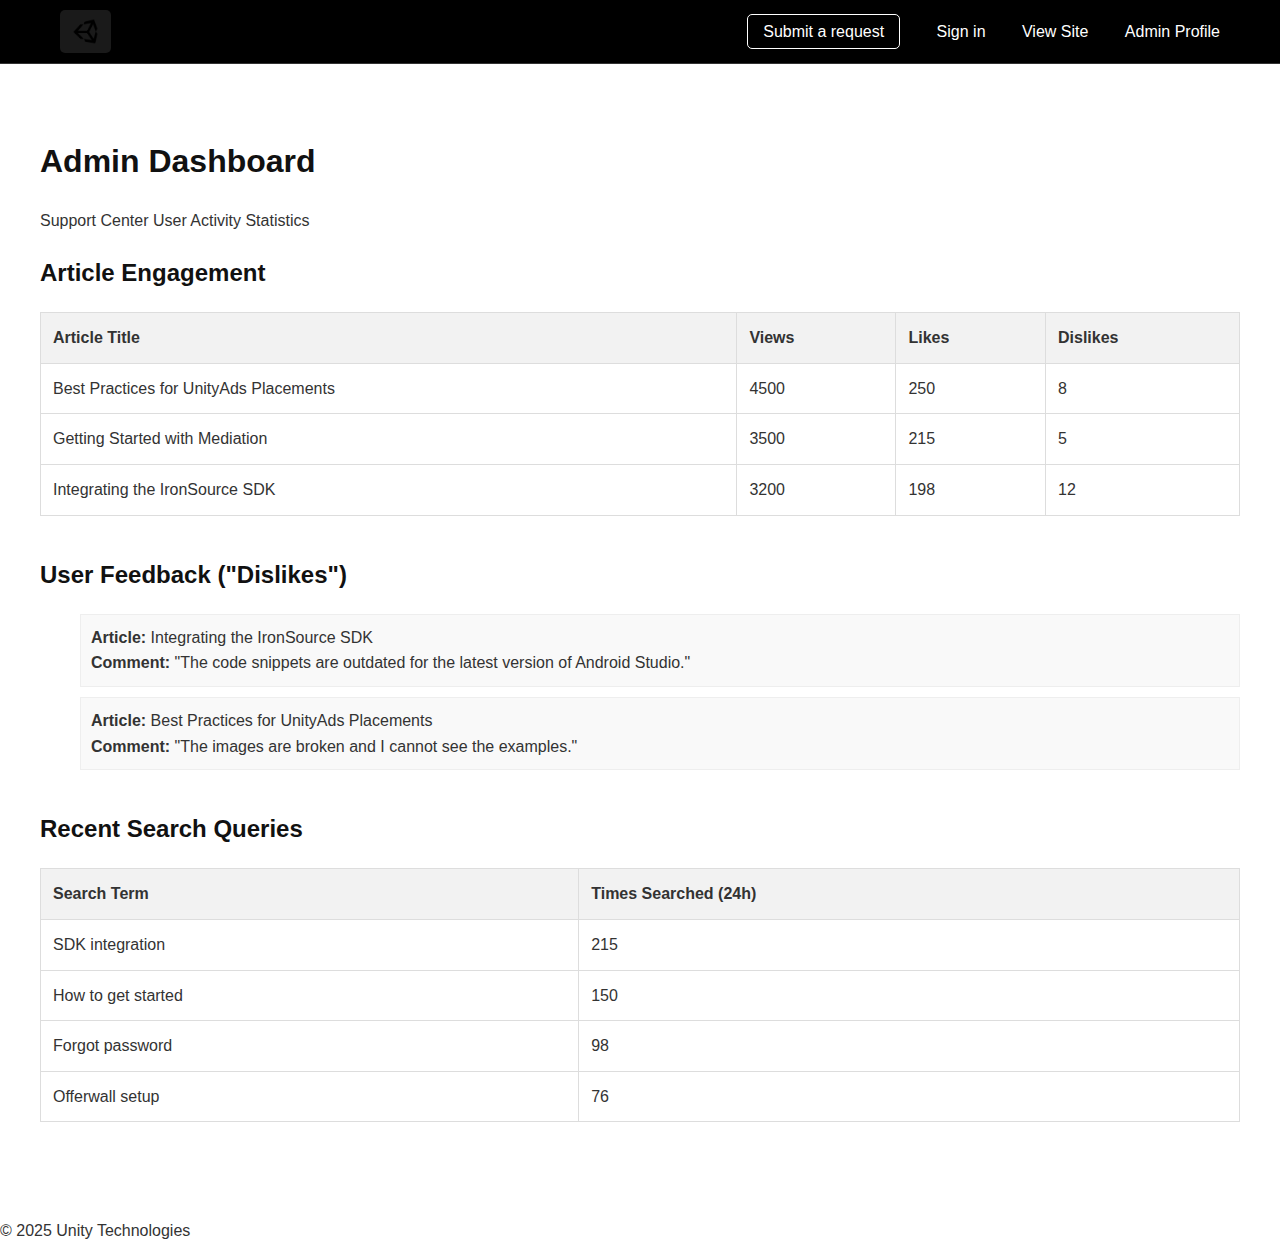
<file: pages/admin.html>
<!DOCTYPE html>
<html lang="en">
<head>
    <meta charset="UTF-8">
    <meta name="viewport" content="width=device-width, initial-scale=1.0">
    <title>Admin Dashboard - Unity Support</title>
    <link rel="stylesheet" href="../css/style.css">
</head>
<body>
    <header class="header">
        <div class="logo">
            <a href="../index.html"><img src="../images/u-logo.png" alt="Unity Logo"></a>
        </div>
        <nav class="header-nav">
            <a href="../index.html">View Site</a>
            <a href="#">Admin Profile</a>
        </nav>
    </header>

    <div class="main-container">
        <h1>Admin Dashboard</h1>
        <p>Support Center User Activity Statistics</p>

        <section class="admin-section">
            <h2>Article Engagement</h2>
            <table class="admin-table">
                <thead>
                    <tr>
                        <th>Article Title</th>
                        <th>Views</th>
                        <th>Likes</th>
                        <th>Dislikes</th>
                    </tr>
                </thead>
                <tbody>
                    <tr>
                        <td>Best Practices for UnityAds Placements</td>
                        <td>4500</td>
                        <td>250</td>
                        <td>8</td>
                    </tr>
                    <tr>
                        <td>Getting Started with Mediation</td>
                        <td>3500</td>
                        <td>215</td>
                        <td>5</td>
                    </tr>
                     <tr>
                        <td>Integrating the IronSource SDK</td>
                        <td>3200</td>
                        <td>198</td>
                        <td>12</td>
                    </tr>
                </tbody>
            </table>
        </section>

        <section class="admin-section">
            <h2>User Feedback ("Dislikes")</h2>
            <ul class="feedback-list">
                <li><strong>Article:</strong> Integrating the IronSource SDK<br><strong>Comment:</strong> "The code snippets are outdated for the latest version of Android Studio."</li>
                <li><strong>Article:</strong> Best Practices for UnityAds Placements<br><strong>Comment:</strong> "The images are broken and I cannot see the examples."</li>
            </ul>
        </section>

         <section class="admin-section">
            <h2>Recent Search Queries</h2>
             <table class="admin-table">
                <thead>
                    <tr>
                        <th>Search Term</th>
                        <th>Times Searched (24h)</th>
                    </tr>
                </thead>
                <tbody>
                    <tr>
                        <td>SDK integration</td>
                        <td>215</td>
                    </tr>
                    <tr>
                        <td>How to get started</td>
                        <td>150</td>
                    </tr>
                    <tr>
                        <td>Forgot password</td>
                        <td>98</td>
                    </tr>
                     <tr>
                        <td>Offerwall setup</td>
                        <td>76</td>
                    </tr>
                </tbody>
            </table>
        </section>
    </div>

    <footer>
        <p>&copy; 2025 Unity Technologies</p>
    </footer>

    <script src="../js/data.js"></script>
    <script src="../js/main.js"></script>
</body>
</html>
</file>
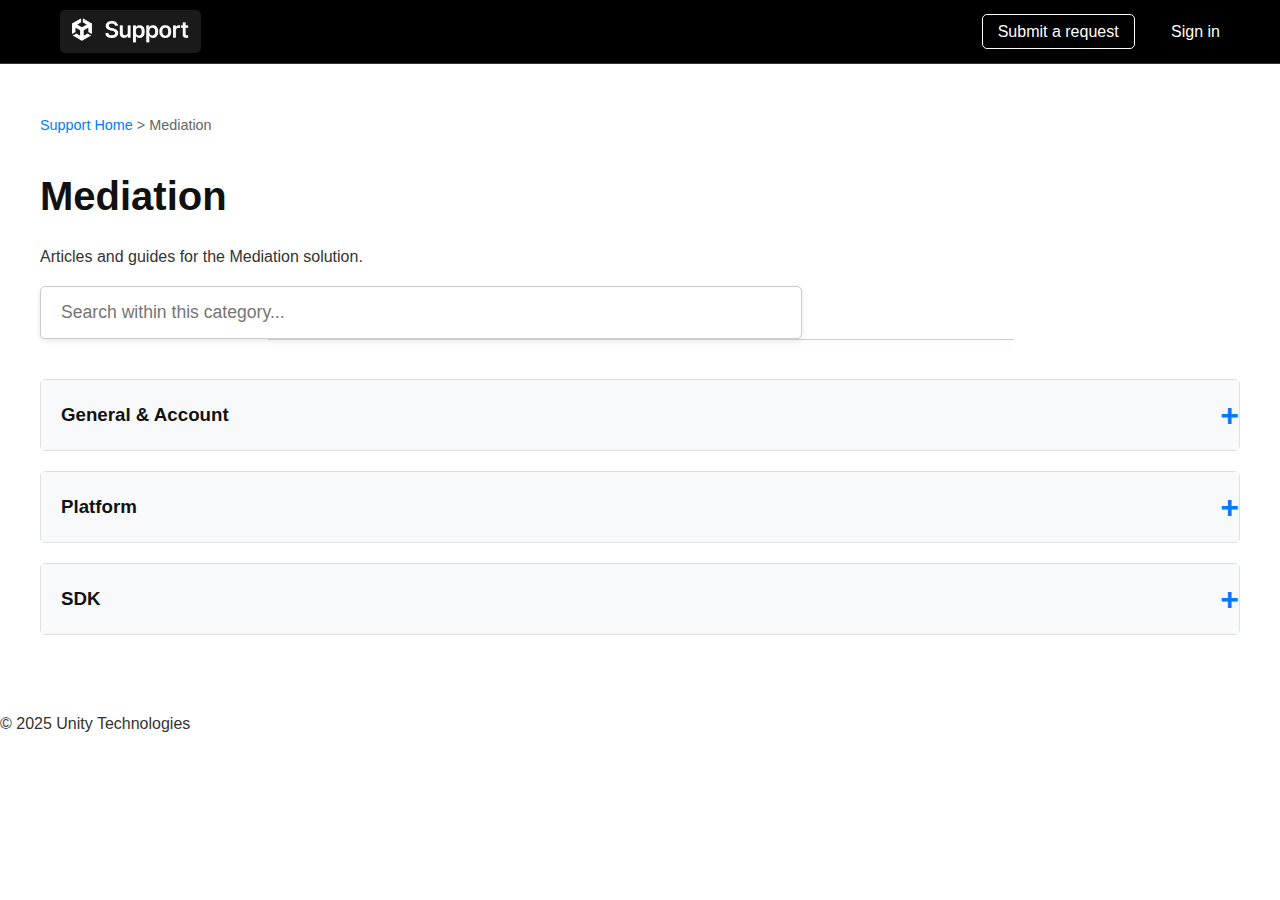
<file: pages/article-category.html>
<!DOCTYPE html>
<html lang="en">
<head>
    <meta charset="UTF-8">
    <meta name="viewport" content="width=device-width, initial-scale=1.0">
    <title>Mediation - Unity Support</title>
    <link rel="stylesheet" href="../css/style.css">
</head>

<!-- Intercom script for user support -->
<script>
  window.intercomSettings = {
    api_base: "https://api-iam.intercom.io",
    app_id: "s0c7oq3q",
  };
</script>


<script>
  // We pre-filled your app ID in the widget URL: 'https://widget.intercom.io/widget/s0c7oq3q'
  (function(){var w=window;var ic=w.Intercom;if(typeof ic==="function"){ic('reattach_activator');ic('update',w.intercomSettings);}else{var d=document;var i=function(){i.c(arguments);};i.q=[];i.c=function(args){i.q.push(args);};w.Intercom=i;var l=function(){var s=d.createElement('script');s.type='text/javascript';s.async=true;s.src='https://widget.intercom.io/widget/s0c7oq3q';var x=d.getElementsByTagName('script')[0];x.parentNode.insertBefore(s,x);};if(document.readyState==='complete'){l();}else if(w.attachEvent){w.attachEvent('onload',l);}else{w.addEventListener('load',l,false);}}})();
</script>

<body>
    <header class="header">
        <div class="logo">
            <a href="../index.html"><img src="../images/support-logo.png" alt="Support logo"></a>
        </div>
        <nav class="header-nav">
            <!-- User controls will be injected by JavaScript -->
        </nav>
    </header>

    <div class="main-container">
        <main class="main-content" style="width: 100%;">
            <div class="breadcrumbs">
                <a href="../index.html">Support Home</a> &gt; Mediation
            </div>
            
            <header class="article-header">
                <h1>Mediation</h1>
                <p>Articles and guides for the Mediation solution.</p>
            </header>

            <div class="search-bar" style="margin-bottom: 40px;">
                <input type="text" placeholder="Search within this category...">
            </div>

            <div class="collapsible-section">
                <div class="section-header">
                    <h3><a href="section-articles.html?category=Mediation&amp;section=General%20%26%20Account" class="section-link" style="color: inherit; text-decoration: none;">General & Account</a></h3>
                    <span class="toggle-btn">+</span>
                </div>
                <div class="section-content">
                    <ul>
                        <li><a href="article.html?id=4">Mediation Account Security</a></li>
                        <li><a href="#">Managing User Permissions</a></li>
                        <li><a href="#">Understanding Your Dashboard</a></li>
                        <li><a href="#">Setting Up Payment Information</a></li>
                        <li><a href="#">Contacting Support</a></li>
                    </ul>
                    <a href="articles-list.html" class="see-all-link">See all 10 articles</a>
                </div>
            </div>

            <div class="collapsible-section">
                <div class="section-header">
                    <h3><a href="section-articles.html?category=Mediation&section=Platform" class="section-link" style="color: inherit; text-decoration: none;">Platform</a></h3>
                    <span class="toggle-btn">+</span>
                </div>
                <div class="section-content">
                     <ul>
                        <li><a href="article.html?id=2">How to Add Ad Sources</a></li>
                        <li><a href="article.html?id=3">Understanding Mediation Groups</a></li>
                        <li><a href="article.html?id=17">A/B Testing Best Practices</a></li>
                        <li><a href="#">Using the Reporting Dashboard</a></li>
                        <li><a href="#">Setting Up Ad Units</a></li>
                    </ul>
                    <a href="articles-list.html" class="see-all-link">See all 15 articles</a>
                </div>
            </div>

            <div class="collapsible-section">
                <div class="section-header">
                    <h3><a href="section-articles.html?category=Mediation&section=SDK" class="section-link" style="color: inherit; text-decoration: none;">SDK</a></h3>
                    <span class="toggle-btn">+</span>
                </div>
                <div class="section-content">
                    <ul>
                        <li><a href="article.html?id=1">Getting Started with Mediation</a></li>
                        <li><a href="article.html?id=5">Advanced SDK Features</a></li>
                        <li><a href="article.html?id=15">Debugging Common SDK Issues</a></li>
                        <li><a href="#">iOS Integration Guide</a></li>
                        <li><a href="#">Android Integration Guide</a></li>
                    </ul>
                    <a href="articles-list.html" class="see-all-link">See all 12 articles</a>
                </div>
            </div>
        </main>
    </div>

    <footer>
        <p>&copy; 2025 Unity Technologies</p>
    </footer>
    
    <script src="../js/data.js"></script>
    <script src="../js/main.js"></script>
</body>
</html>
</file>
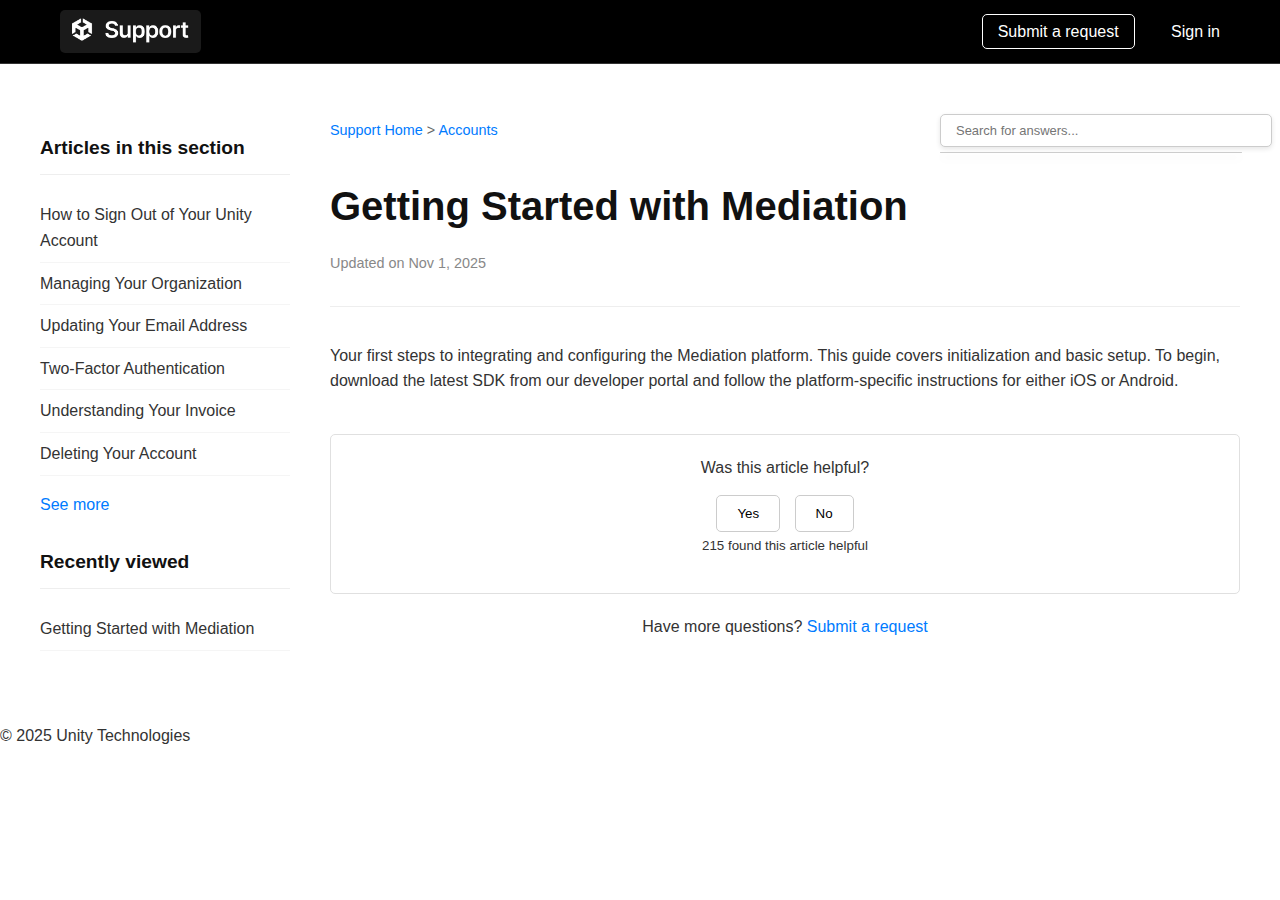
<file: pages/article.html>
<!DOCTYPE html>
<html lang="en">
<head>
    <meta charset="UTF-8">
    <meta name="viewport" content="width=device-width, initial-scale=1.0">
    <title>Article Page - Unity Support</title>
    <link rel="stylesheet" href="../css/style.css">
</head>

<!-- Intercom script for user support -->
<script>
  window.intercomSettings = {
    api_base: "https://api-iam.intercom.io",
    app_id: "s0c7oq3q",
  };
</script>


<script>
  // We pre-filled your app ID in the widget URL: 'https://widget.intercom.io/widget/s0c7oq3q'
  (function(){var w=window;var ic=w.Intercom;if(typeof ic==="function"){ic('reattach_activator');ic('update',w.intercomSettings);}else{var d=document;var i=function(){i.c(arguments);};i.q=[];i.c=function(args){i.q.push(args);};w.Intercom=i;var l=function(){var s=d.createElement('script');s.type='text/javascript';s.async=true;s.src='https://widget.intercom.io/widget/s0c7oq3q';var x=d.getElementsByTagName('script')[0];x.parentNode.insertBefore(s,x);};if(document.readyState==='complete'){l();}else if(w.attachEvent){w.attachEvent('onload',l);}else{w.addEventListener('load',l,false);}}})();
</script>

<body>
    <header class="header">
        <div class="logo">
            <a href="../index.html"><img src="../images/support-logo.png" alt="Support logo"></a>
        </div>
        <nav class="header-nav">
            <!-- User controls will be injected by JavaScript -->
        </nav>
    </header>

    <div class="main-container page-container">
        <aside class="sidebar">
            <h3>Articles in this section</h3>
            <ul>
                <li><a href="#">How to Sign Out of Your Unity Account</a></li>
                <li><a href="#">Managing Your Organization</a></li>
                <li><a href="#">Updating Your Email Address</a></li>
                <li><a href="#">Two-Factor Authentication</a></li>
                <li><a href="#">Understanding Your Invoice</a></li>
                <li><a href="#">Deleting Your Account</a></li>
            </ul>
            <a href="#" id="see-more-section-btn" class="see-more-btn">See more</a>

            <h3 style="margin-top: 30px;">Recently viewed</h3>
            <ul class="recently-viewed-list">
                <!-- Recently viewed articles injected by JS -->
            </ul>
        </aside>

        <main class="main-content">
            <div class="breadcrumbs" style="display: flex; justify-content: space-between; align-items: center; margin-bottom: 20px;">
                <div>
                    <a href="../index.html">Support Home</a> &gt; <a href="#">Accounts</a>
                </div>
                <div class="search-bar" style="width: 300px;">
                    <input type="text" placeholder="Search for answers..." style="width: 100%; padding: 8px 15px; border: 1px solid #ccc; border-radius: 5px; font-size: 0.9em;">
                </div>
            </div>
            
            <article>
                <header class="article-header">
                    <h1>Article Title Loading...</h1>
                    <p class="article-meta">Created / Updated on...</p>
                </header>

                <div class="article-content main-article-content">
                    <p>Loading article content...</p>
                </div>
            </article>

            <section class="helpful-section">
                <p>Was this article helpful?</p>
                <button id="yes-btn">Yes</button>
                <button id="no-btn">No</button>
                <p><small><span id="helpful-count">0</span> found this article helpful</small></p>
            </section>

            <div style="text-align: center; margin-top: 20px;">
                <p>Have more questions? <a href="https://support-ads.unity.com/s/ContactUs">Submit a request</a></p>
            </div>
        </main>
    </div>

    <footer>
        <p>&copy; 2025 Unity Technologies</p>
    </footer>
    
    <div id="feedback-modal" class="modal">
        <div class="modal-content">
            <span class="close-button">&times;</span>
            <h2>What was wrong with this article?</h2>
            <textarea placeholder="Your feedback helps us improve our support resources..."></textarea>
            <button>Submit Feedback</button>
        </div>
    </div>

    <script src="../js/data.js"></script>
    <script src="../js/main.js"></script>
</body>
</html>
</file>
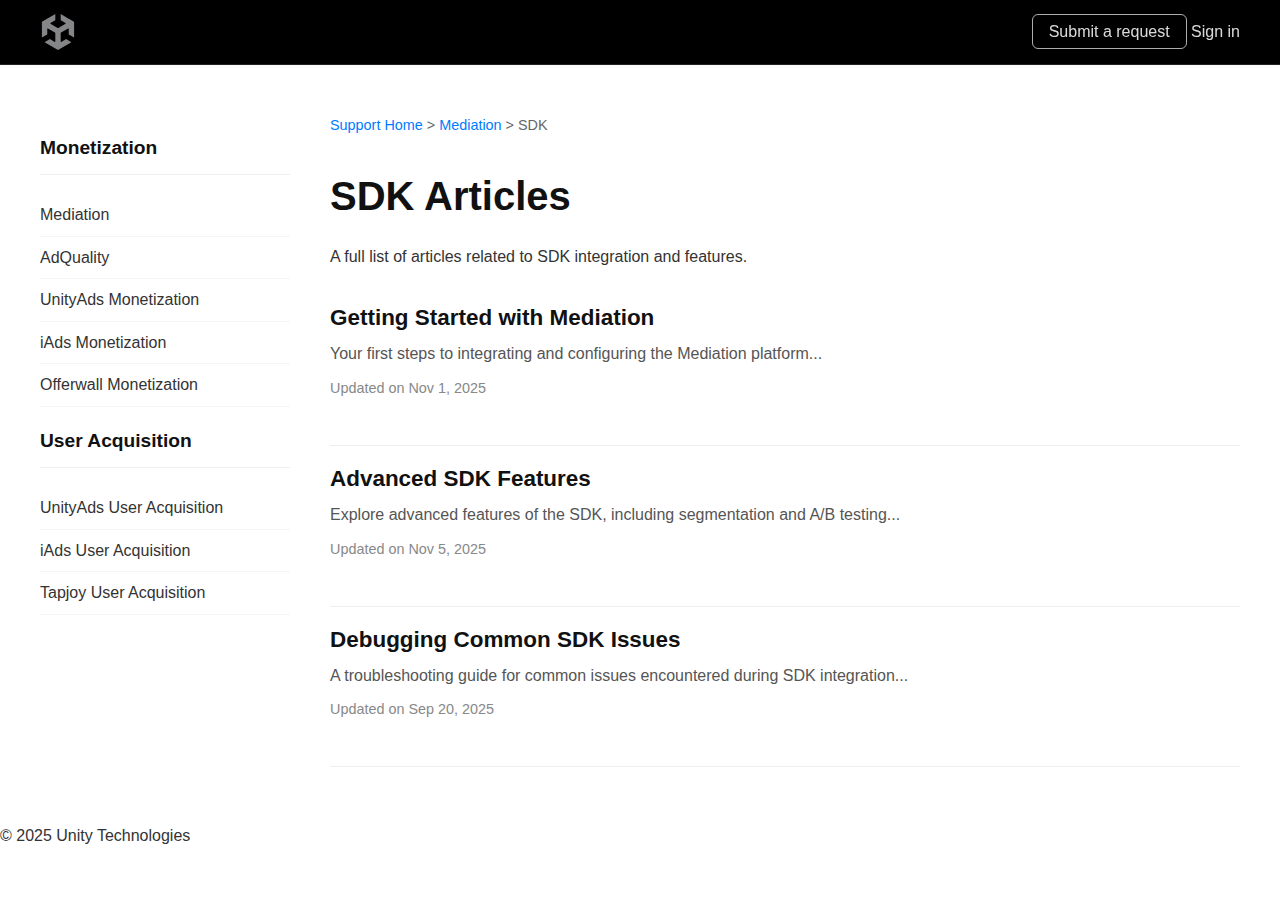
<file: pages/articles-list.html>
<!DOCTYPE html>
<html lang="en">
<head>
    <meta charset="UTF-8">
    <meta name="viewport" content="width=device-width, initial-scale=1.0">
    <title>Articles List - Unity Support</title>
    <link rel="stylesheet" href="../css/style.css">
</head>

<!-- Intercom script for user support -->
<script>
  window.intercomSettings = {
    api_base: "https://api-iam.intercom.io",
    app_id: "s0c7oq3q",
  };
</script>


<script>
  // We pre-filled your app ID in the widget URL: 'https://widget.intercom.io/widget/s0c7oq3q'
  (function(){var w=window;var ic=w.Intercom;if(typeof ic==="function"){ic('reattach_activator');ic('update',w.intercomSettings);}else{var d=document;var i=function(){i.c(arguments);};i.q=[];i.c=function(args){i.q.push(args);};w.Intercom=i;var l=function(){var s=d.createElement('script');s.type='text/javascript';s.async=true;s.src='https://widget.intercom.io/widget/s0c7oq3q';var x=d.getElementsByTagName('script')[0];x.parentNode.insertBefore(s,x);};if(document.readyState==='complete'){l();}else if(w.attachEvent){w.attachEvent('onload',l);}else{w.addEventListener('load',l,false);}}})();
</script>

<body>
    <header class="unity-header">
        <div class="unity-header-container">
            <a href="../index.html" class="unity-logo-link">
                <img src="../images/unity-logo.svg" alt="Support logo" class="unity-logo">
            </a>
            <nav class="unity-nav">
                <!-- User controls will be injected by JavaScript -->
            </nav>
        </div>
    </header>

    <div class="main-container page-container">
        <aside class="sidebar">
            <h3>Monetization</h3>
            <ul>
                <li><a href="#">Mediation</a></li>
                <li><a href="#">AdQuality</a></li>
                <li><a href="#">UnityAds Monetization</a></li>
                <li><a href="#">iAds Monetization</a></li>
                <li><a href="#">Offerwall Monetization</a></li>
            </ul>
            <h3>User Acquisition</h3>
            <ul>
                <li><a href="#">UnityAds User Acquisition</a></li>
                <li><a href="#">iAds User Acquisition</a></li>
                <li><a href="#">Tapjoy User Acquisition</a></li>
            </ul>
        </aside>

        <main class="main-content">
            <div class="breadcrumbs">
                <a href="../index.html">Support Home</a> &gt; <a href="article-category.html">Mediation</a> &gt; SDK
            </div>
            
            <header class="article-header">
                <h1>SDK Articles</h1>
                <p>A full list of articles related to SDK integration and features.</p>
            </header>

            <section class="article-list">
                <div class="article-list-item">
                    <h3><a href="article.html?id=1">Getting Started with Mediation</a></h3>
                    <p>Your first steps to integrating and configuring the Mediation platform...</p>
                    <div class="article-meta">Updated on Nov 1, 2025</div>
                </div>
                <div class="article-list-item">
                    <h3><a href="article.html?id=5">Advanced SDK Features</a></h3>
                    <p>Explore advanced features of the SDK, including segmentation and A/B testing...</p>
                    <div class="article-meta">Updated on Nov 5, 2025</div>
                </div>
                <div class="article-list-item">
                    <h3><a href="article.html?id=15">Debugging Common SDK Issues</a></h3>
                    <p>A troubleshooting guide for common issues encountered during SDK integration...</p>
                    <div class="article-meta">Updated on Sep 20, 2025</div>
                </div>
                <!-- More articles would be listed here, with pagination -->
            </section>
        </main>
    </div>

    <footer>
        <p>&copy; 2025 Unity Technologies</p>
    </footer>
    
    <script src="../js/data.js"></script>
    <script src="../js/main.js"></script>
</body>
</html>
</file>
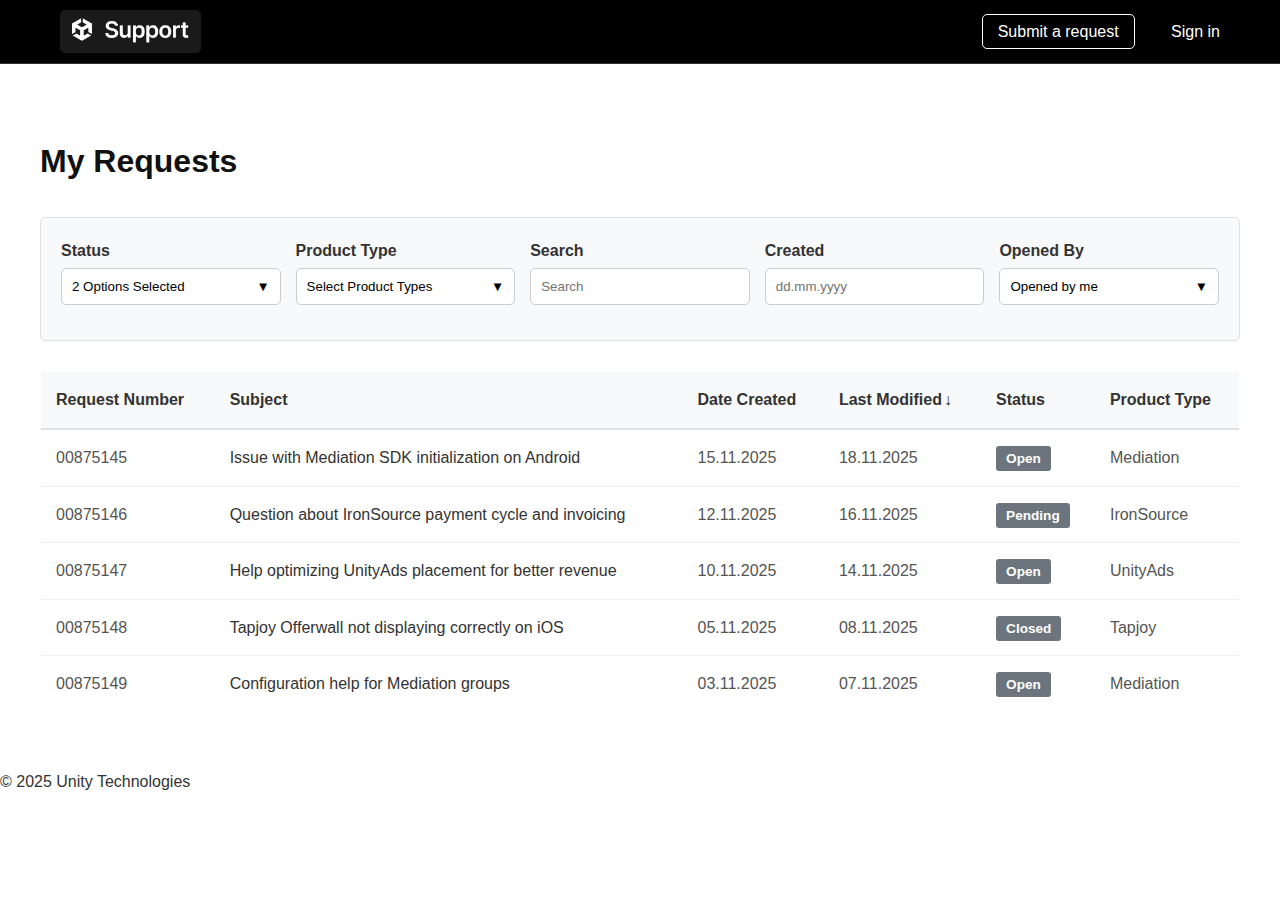
<file: pages/my-requests.html>
<!DOCTYPE html>
<html lang="en">
<head>
    <meta charset="UTF-8">
    <meta name="viewport" content="width=device-width, initial-scale=1.0">
    <title>My Requests - Unity Support</title>
    <link rel="stylesheet" href="../css/style.css">
</head>
<body>
    <header class="header">
        <div class="logo">
            <a href="../index.html"><img src="../images/support-logo.png" alt="Support logo"></a>
        </div>
        <nav class="header-nav">
            <!-- User controls will be injected by JavaScript -->
        </nav>
    </header>

    <div class="main-container">
        <h1 style="margin-bottom: 30px;">My Requests</h1>

        <!-- Filters Section -->
        <div class="filters-section" style="background-color: #f8f9fa; padding: 20px; border-radius: 5px; margin-bottom: 30px; border: 1px solid #e0e0e0;">
            <div style="display: grid; grid-template-columns: repeat(auto-fit, minmax(200px, 1fr)); gap: 15px; margin-bottom: 15px;">
                <div class="filter-group">
                    <label style="display: block; margin-bottom: 5px; font-weight: 600; color: #333;">Status</label>
                    <div class="filter-dropdown" style="position: relative;">
                        <button class="filter-button" style="width: 100%; padding: 10px; border: 1px solid #ccc; border-radius: 5px; background-color: white; cursor: pointer; text-align: left;">
                            <span id="status-text">2 Options Selected</span>
                            <span style="float: right;">▼</span>
                        </button>
                        <div class="filter-dropdown-content" id="status-dropdown" style="display: none; position: absolute; top: 100%; left: 0; right: 0; background-color: white; border: 1px solid #ccc; border-radius: 5px; box-shadow: 0 4px 6px rgba(0,0,0,0.1); z-index: 100; margin-top: 5px; padding: 10px;">
                            <label style="display: block; padding: 5px 0;">
                                <input type="checkbox" checked> Open
                            </label>
                            <label style="display: block; padding: 5px 0;">
                                <input type="checkbox" checked> Pending
                            </label>
                            <label style="display: block; padding: 5px 0;">
                                <input type="checkbox"> Closed
                            </label>
                        </div>
                    </div>
                </div>

                <div class="filter-group">
                    <label style="display: block; margin-bottom: 5px; font-weight: 600; color: #333;">Product Type</label>
                    <div class="filter-dropdown" style="position: relative;">
                        <button class="filter-button" style="width: 100%; padding: 10px; border: 1px solid #ccc; border-radius: 5px; background-color: white; cursor: pointer; text-align: left;">
                            <span id="product-text">Select Product Types</span>
                            <span style="float: right;">▼</span>
                        </button>
                        <div class="filter-dropdown-content" id="product-dropdown" style="display: none; position: absolute; top: 100%; left: 0; right: 0; background-color: white; border: 1px solid #ccc; border-radius: 5px; box-shadow: 0 4px 6px rgba(0,0,0,0.1); z-index: 100; margin-top: 5px; padding: 10px;">
                            <label style="display: block; padding: 5px 0;">
                                <input type="checkbox"> Mediation
                            </label>
                            <label style="display: block; padding: 5px 0;">
                                <input type="checkbox"> AdQuality
                            </label>
                            <label style="display: block; padding: 5px 0;">
                                <input type="checkbox"> UnityAds Monetization
                            </label>
                            <label style="display: block; padding: 5px 0;">
                                <input type="checkbox"> iAds Monetization
                            </label>
                            <label style="display: block; padding: 5px 0;">
                                <input type="checkbox"> Offerwall Monetization
                            </label>
                            <label style="display: block; padding: 5px 0;">
                                <input type="checkbox"> UnityAds User Acquisition
                            </label>
                            <label style="display: block; padding: 5px 0;">
                                <input type="checkbox"> iAds User Acquisition
                            </label>
                            <label style="display: block; padding: 5px 0;">
                                <input type="checkbox"> Tapjoy User Acquisition
                            </label>
                        </div>
                    </div>
                </div>

                <div class="filter-group">
                    <label style="display: block; margin-bottom: 5px; font-weight: 600; color: #333;">Search</label>
                    <input type="text" placeholder="Search" style="width: 100%; padding: 10px; border: 1px solid #ccc; border-radius: 5px; box-sizing: border-box;">
                </div>

                <div class="filter-group">
                    <label style="display: block; margin-bottom: 5px; font-weight: 600; color: #333;">Created</label>
                    <input type="text" placeholder="dd.mm.yyyy" style="width: 100%; padding: 10px; border: 1px solid #ccc; border-radius: 5px; box-sizing: border-box;">
                </div>

                <div class="filter-group">
                    <label style="display: block; margin-bottom: 5px; font-weight: 600; color: #333;">Opened By</label>
                    <div class="filter-dropdown" style="position: relative;">
                        <button class="filter-button" style="width: 100%; padding: 10px; border: 1px solid #ccc; border-radius: 5px; background-color: white; cursor: pointer; text-align: left;">
                            <span id="opened-by-text">Opened by me</span>
                            <span style="float: right;">▼</span>
                        </button>
                        <div class="filter-dropdown-content" id="opened-by-dropdown" style="display: none; position: absolute; top: 100%; left: 0; right: 0; background-color: white; border: 1px solid #ccc; border-radius: 5px; box-shadow: 0 4px 6px rgba(0,0,0,0.1); z-index: 100; margin-top: 5px; padding: 10px;">
                            <label style="display: block; padding: 5px 0;">
                                <input type="radio" name="opened-by" checked> Opened by me
                            </label>
                            <label style="display: block; padding: 5px 0;">
                                <input type="radio" name="opened-by"> All requests
                            </label>
                        </div>
                    </div>
                </div>
            </div>
        </div>

        <!-- Tickets List -->
        <div class="tickets-list">
            <table class="tickets-table" style="width: 100%; border-collapse: collapse; background-color: white; border: 1px solid #e0e0e0; border-radius: 5px; overflow: hidden;">
                <thead>
                    <tr style="background-color: #f8f9fa; border-bottom: 2px solid #e0e0e0;">
                        <th style="padding: 15px; text-align: left; font-weight: 600; color: #333;">Request Number</th>
                        <th style="padding: 15px; text-align: left; font-weight: 600; color: #333;">Subject</th>
                        <th style="padding: 15px; text-align: left; font-weight: 600; color: #333;">Date Created</th>
                        <th style="padding: 15px; text-align: left; font-weight: 600; color: #333;">Last Modified<span style="margin-left: 2px;">↓</span></th>
                        <th style="padding: 15px; text-align: left; font-weight: 600; color: #333;">Status</th>
                        <th style="padding: 15px; text-align: left; font-weight: 600; color: #333;">Product Type</th>
                    </tr>
                </thead>
                <tbody>
                    <tr class="ticket-row" style="border-bottom: 1px solid #f0f0f0; cursor: pointer;" onclick="window.location.href='#'">
                        <td style="padding: 15px; color: #555;">00875145</td>
                        <td style="padding: 15px; color: #333; font-weight: normal;">Issue with Mediation SDK initialization on Android</td>
                        <td style="padding: 15px; color: #555;">15.11.2025</td>
                        <td style="padding: 15px; color: #555;">18.11.2025</td>
                        <td style="padding: 15px;">
                            <span style="background-color: #6c757d; color: white; padding: 5px 10px; border-radius: 3px; font-size: 0.85em; font-weight: 600;">Open</span>
                        </td>
                        <td style="padding: 15px; color: #555;">Mediation</td>
                    </tr>
                    <tr class="ticket-row" style="border-bottom: 1px solid #f0f0f0; cursor: pointer;" onclick="window.location.href='#'">
                        <td style="padding: 15px; color: #555;">00875146</td>
                        <td style="padding: 15px; color: #333; font-weight: normal;">Question about IronSource payment cycle and invoicing</td>
                        <td style="padding: 15px; color: #555;">12.11.2025</td>
                        <td style="padding: 15px; color: #555;">16.11.2025</td>
                        <td style="padding: 15px;">
                            <span style="background-color: #6c757d; color: white; padding: 5px 10px; border-radius: 3px; font-size: 0.85em; font-weight: 600;">Pending</span>
                        </td>
                        <td style="padding: 15px; color: #555;">IronSource</td>
                    </tr>
                    <tr class="ticket-row" style="border-bottom: 1px solid #f0f0f0; cursor: pointer;" onclick="window.location.href='#'">
                        <td style="padding: 15px; color: #555;">00875147</td>
                        <td style="padding: 15px; color: #333; font-weight: normal;">Help optimizing UnityAds placement for better revenue</td>
                        <td style="padding: 15px; color: #555;">10.11.2025</td>
                        <td style="padding: 15px; color: #555;">14.11.2025</td>
                        <td style="padding: 15px;">
                            <span style="background-color: #6c757d; color: white; padding: 5px 10px; border-radius: 3px; font-size: 0.85em; font-weight: 600;">Open</span>
                        </td>
                        <td style="padding: 15px; color: #555;">UnityAds</td>
                    </tr>
                    <tr class="ticket-row" style="border-bottom: 1px solid #f0f0f0; cursor: pointer;" onclick="window.location.href='#'">
                        <td style="padding: 15px; color: #555;">00875148</td>
                        <td style="padding: 15px; color: #333; font-weight: normal;">Tapjoy Offerwall not displaying correctly on iOS</td>
                        <td style="padding: 15px; color: #555;">05.11.2025</td>
                        <td style="padding: 15px; color: #555;">08.11.2025</td>
                        <td style="padding: 15px;">
                            <span style="background-color: #6c757d; color: white; padding: 5px 10px; border-radius: 3px; font-size: 0.85em; font-weight: 600;">Closed</span>
                        </td>
                        <td style="padding: 15px; color: #555;">Tapjoy</td>
                    </tr>
                    <tr class="ticket-row" style="border-bottom: 1px solid #f0f0f0; cursor: pointer;" onclick="window.location.href='#'">
                        <td style="padding: 15px; color: #555;">00875149</td>
                        <td style="padding: 15px; color: #333; font-weight: normal;">Configuration help for Mediation groups</td>
                        <td style="padding: 15px; color: #555;">03.11.2025</td>
                        <td style="padding: 15px; color: #555;">07.11.2025</td>
                        <td style="padding: 15px;">
                            <span style="background-color: #6c757d; color: white; padding: 5px 10px; border-radius: 3px; font-size: 0.85em; font-weight: 600;">Open</span>
                        </td>
                        <td style="padding: 15px; color: #555;">Mediation</td>
                    </tr>
                </tbody>
            </table>
        </div>
    </div>

    <footer>
        <p>&copy; 2025 Unity Technologies</p>
    </footer>

    <script src="../js/data.js"></script>
    <script src="../js/main.js"></script>
    <script>
        // Filter dropdown functionality
        document.addEventListener('DOMContentLoaded', () => {
            const filterButtons = document.querySelectorAll('.filter-button');
            
            filterButtons.forEach(button => {
                button.addEventListener('click', (e) => {
                    e.stopPropagation();
                    const dropdown = button.nextElementSibling;
                    const isVisible = dropdown.style.display === 'block';
                    
                    // Close all dropdowns
                    document.querySelectorAll('.filter-dropdown-content').forEach(d => {
                        d.style.display = 'none';
                    });
                    
                    // Toggle current dropdown
                    if (!isVisible) {
                        dropdown.style.display = 'block';
                    }
                });
            });

            // Close dropdowns when clicking outside
            document.addEventListener('click', (e) => {
                if (!e.target.closest('.filter-dropdown')) {
                    document.querySelectorAll('.filter-dropdown-content').forEach(d => {
                        d.style.display = 'none';
                    });
                }
            });

            // Update status text based on checkboxes
            const statusCheckboxes = document.querySelectorAll('#status-dropdown input[type="checkbox"]');
            statusCheckboxes.forEach(checkbox => {
                checkbox.addEventListener('change', () => {
                    const checked = Array.from(statusCheckboxes).filter(cb => cb.checked);
                    const statusText = document.getElementById('status-text');
                    if (checked.length === 0) {
                        statusText.textContent = 'Click here';
                    } else if (checked.length === statusCheckboxes.length) {
                        statusText.textContent = 'All Selected';
                    } else {
                        statusText.textContent = `${checked.length} Options Selected`;
                    }
                });
            });

            // Update product text
            const productCheckboxes = document.querySelectorAll('#product-dropdown input[type="checkbox"]');
            productCheckboxes.forEach(checkbox => {
                checkbox.addEventListener('change', () => {
                    const checked = Array.from(productCheckboxes).filter(cb => cb.checked);
                    const productText = document.getElementById('product-text');
                    if (checked.length === 0) {
                        productText.textContent = 'Select Product Types';
                    } else if (checked.length === productCheckboxes.length) {
                        productText.textContent = 'All Selected';
                    } else {
                        productText.textContent = `${checked.length} Selected`;
                    }
                });
            });

            // Update opened by text
            const openedByRadios = document.querySelectorAll('#opened-by-dropdown input[type="radio"]');
            openedByRadios.forEach(radio => {
                radio.addEventListener('change', () => {
                    const openedByText = document.getElementById('opened-by-text');
                    openedByText.textContent = radio.parentElement.textContent.trim();
                });
            });
        });
    </script>
</body>
</html>
</file>
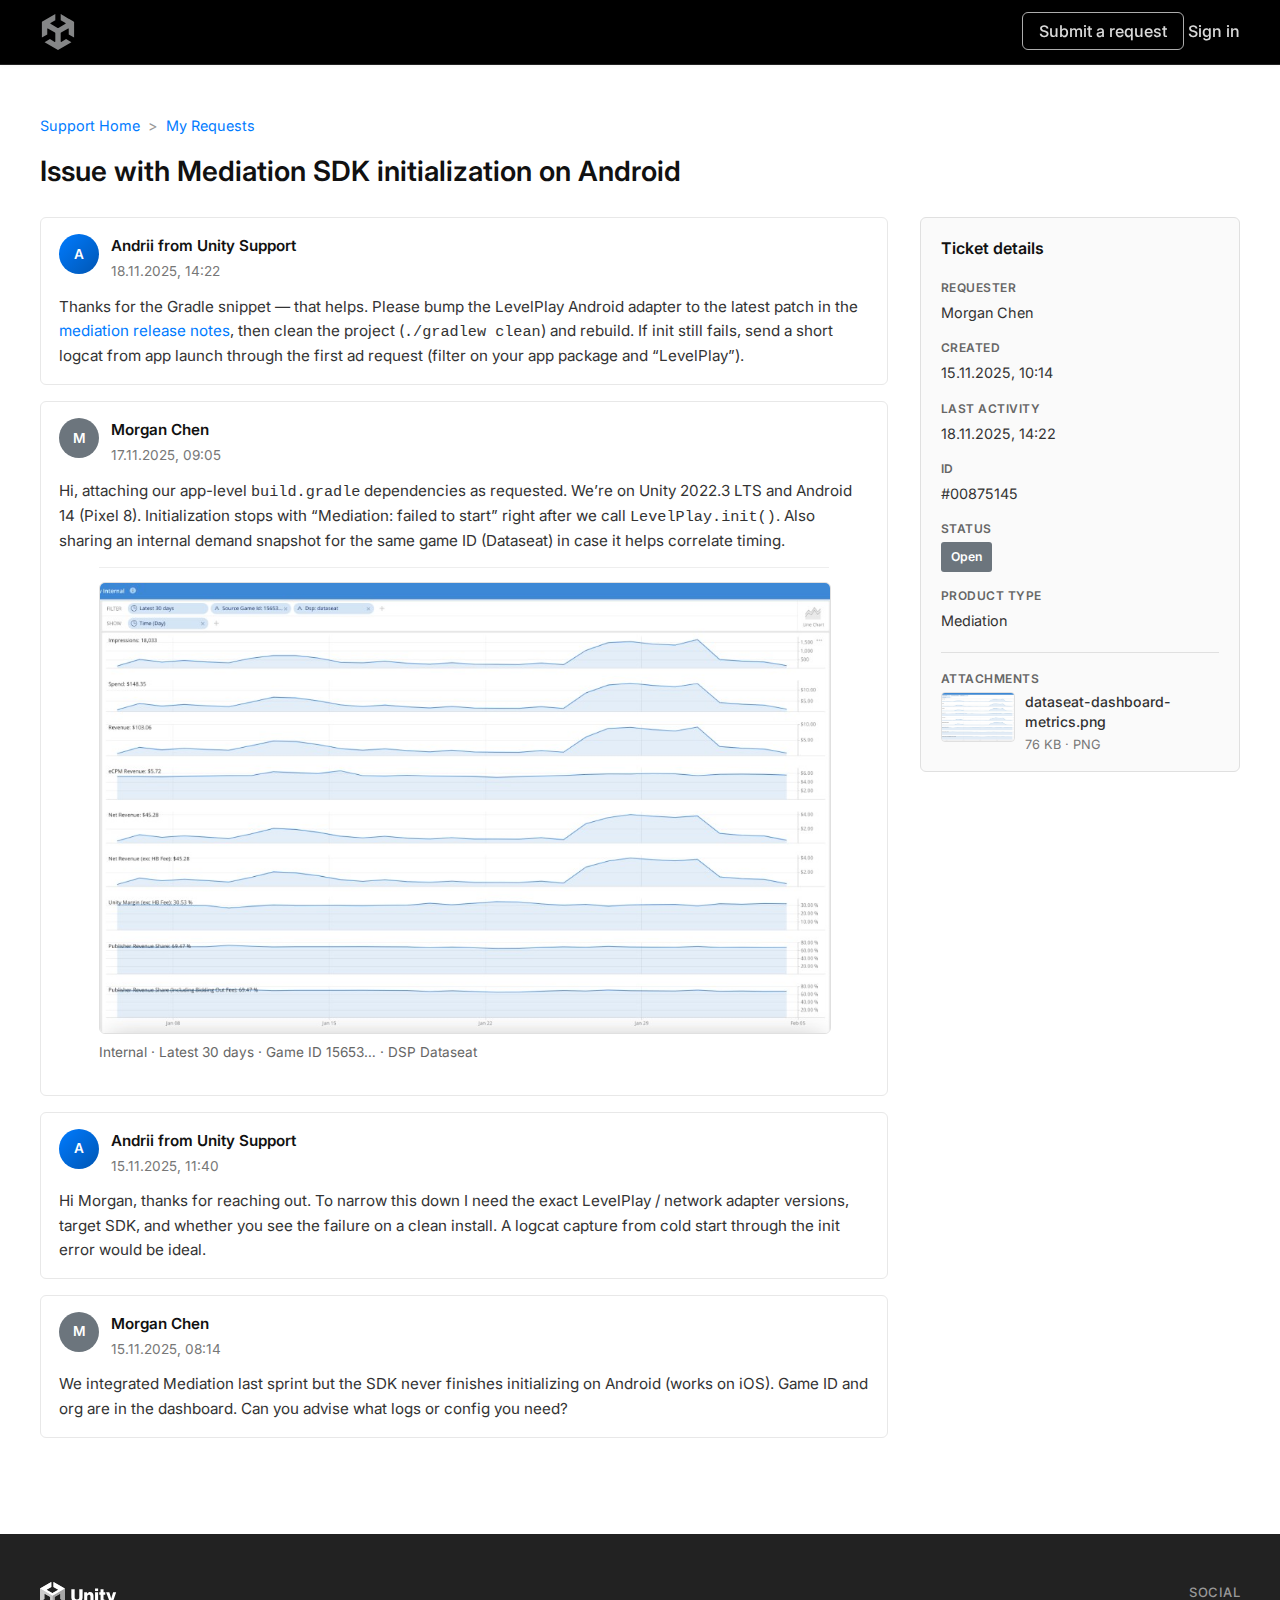
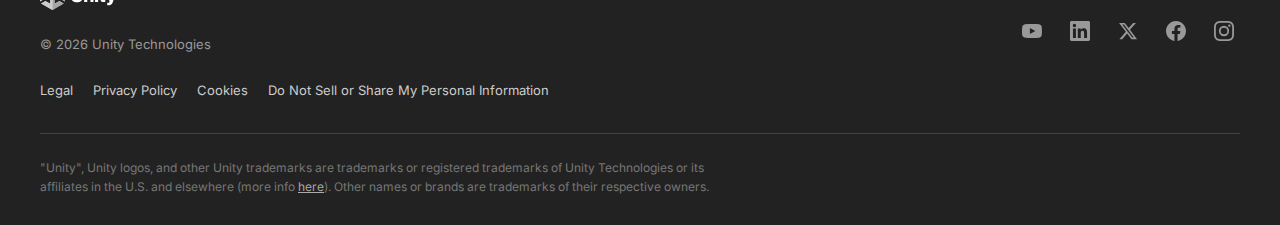
<file: pages/my-ticket-00875145.html>
<!DOCTYPE html>
<html lang="en">
<head>
    <meta charset="UTF-8">
    <meta name="viewport" content="width=device-width, initial-scale=1.0">
    <title>00875145 — Issue with Mediation SDK initialization on Android | Unity Support</title>
    <link rel="preconnect" href="https://fonts.googleapis.com">
    <link rel="preconnect" href="https://fonts.gstatic.com" crossorigin>
    <link href="https://fonts.googleapis.com/css2?family=Inter:wght@400;500;600&family=Noto+Sans:wght@400;500&display=swap" rel="stylesheet">
    <link rel="stylesheet" href="../css/style.css">
</head>
<body>
    <a href="#main-content" class="skip-link">Skip to main content</a>

    <header class="unity-header">
        <div class="unity-header-container">
            <a href="../index.html" class="unity-logo-link">
                <img src="../images/unity-logo.svg" alt="Support logo" class="unity-logo">
            </a>
            <nav class="unity-nav"></nav>
        </div>
    </header>

    <main class="main-container ticket-page" id="main-content">
        <nav class="request-breadcrumbs" aria-label="Breadcrumb">
            <ol class="breadcrumbs">
                <li><a href="../index.html">Support Home</a></li>
                <li><a href="my-requests.html">My Requests</a></li>
            </ol>
        </nav>

        <h1 class="request-title">Issue with Mediation SDK initialization on Android</h1>

        <div class="request-layout">
            <section class="request-main" aria-label="Conversation">
                <ul class="comment-list">
                    <li class="comment">
                        <div class="comment-wrapper">
                            <div class="comment-info">
                                <div class="comment-author">
                                    <div class="comment-avatar comment-avatar--agent" aria-hidden="true">A</div>
                                    <div class="comment-meta">
                                        <span class="comment-author-name">Andrii from Unity Support</span>
                                        <time datetime="2025-11-18T14:22:00Z">18.11.2025, 14:22</time>
                                    </div>
                                </div>
                                <section class="comment-body">
                                    <p>Thanks for the Gradle snippet — that helps. Please bump the LevelPlay Android adapter to the latest patch in the <a href="#">mediation release notes</a>, then clean the project (<code>./gradlew clean</code>) and rebuild. If init still fails, send a short logcat from app launch through the first ad request (filter on your app package and “LevelPlay”).</p>
                                </section>
                            </div>
                        </div>
                    </li>
                    <li class="comment">
                        <div class="comment-wrapper">
                            <div class="comment-info">
                                <div class="comment-author">
                                    <div class="comment-avatar comment-avatar--customer" aria-hidden="true">M</div>
                                    <div class="comment-meta">
                                        <span class="comment-author-name">Morgan Chen</span>
                                        <time datetime="2025-11-17T09:05:00Z">17.11.2025, 09:05</time>
                                    </div>
                                </div>
                                <section class="comment-body">
                                    <p>Hi, attaching our app-level <code>build.gradle</code> dependencies as requested. We’re on Unity 2022.3 LTS and Android 14 (Pixel 8). Initialization stops with “Mediation: failed to start” right after we call <code>LevelPlay.init()</code>. Also sharing an internal demand snapshot for the same game ID (Dataseat) in case it helps correlate timing.</p>
                                    <figure class="comment-attachment">
                                        <img src="../images/dataseat-dashboard-metrics.png" width="800" height="450" alt="Internal dashboard: Dataseat impressions, spend, and revenue over 30 days">
                                        <figcaption>Internal · Latest 30 days · Game ID 15653… · DSP Dataseat</figcaption>
                                    </figure>
                                </section>
                            </div>
                        </div>
                    </li>
                    <li class="comment">
                        <div class="comment-wrapper">
                            <div class="comment-info">
                                <div class="comment-author">
                                    <div class="comment-avatar comment-avatar--agent" aria-hidden="true">A</div>
                                    <div class="comment-meta">
                                        <span class="comment-author-name">Andrii from Unity Support</span>
                                        <time datetime="2025-11-15T11:40:00Z">15.11.2025, 11:40</time>
                                    </div>
                                </div>
                                <section class="comment-body">
                                    <p>Hi Morgan, thanks for reaching out. To narrow this down I need the exact LevelPlay / network adapter versions, target SDK, and whether you see the failure on a clean install. A logcat capture from cold start through the init error would be ideal.</p>
                                </section>
                            </div>
                        </div>
                    </li>
                    <li class="comment">
                        <div class="comment-wrapper">
                            <div class="comment-info">
                                <div class="comment-author">
                                    <div class="comment-avatar comment-avatar--customer" aria-hidden="true">M</div>
                                    <div class="comment-meta">
                                        <span class="comment-author-name">Morgan Chen</span>
                                        <time datetime="2025-11-15T08:14:00Z">15.11.2025, 08:14</time>
                                    </div>
                                </div>
                                <section class="comment-body">
                                    <p>We integrated Mediation last sprint but the SDK never finishes initializing on Android (works on iOS). Game ID and org are in the dashboard. Can you advise what logs or config you need?</p>
                                </section>
                            </div>
                        </div>
                    </li>
                </ul>
            </section>

            <aside class="request-sidebar" aria-labelledby="ticket-details-title">
                <h2 id="ticket-details-title">Ticket details</h2>
                <dl class="request-details">
                    <dt>Requester</dt>
                    <dd>Morgan Chen</dd>
                    <dt>Created</dt>
                    <dd><time datetime="2025-11-15T08:14:00+00:00">15.11.2025, 10:14</time></dd>
                    <dt>Last activity</dt>
                    <dd><time datetime="2025-11-18T14:22:00+00:00">18.11.2025, 14:22</time></dd>
                    <dt>Id</dt>
                    <dd>#00875145</dd>
                    <dt>Status</dt>
                    <dd><span class="status-label status-label--open">Open</span></dd>
                    <dt>Product Type</dt>
                    <dd>Mediation</dd>
                </dl>
                <dl class="request-details request-details-attachments" aria-labelledby="ticket-attachments-heading">
                    <dt id="ticket-attachments-heading">Attachments</dt>
                    <dd>
                        <ul class="ticket-attachments-list">
                            <li>
                                <a href="../images/dataseat-dashboard-metrics.png" class="ticket-attachment-link" target="_blank" rel="noopener noreferrer">
                                    <img src="../images/dataseat-dashboard-metrics.png" alt="" class="ticket-attachment-thumb" width="72" height="48">
                                    <span class="ticket-attachment-text">
                                        <span class="ticket-attachment-name">dataseat-dashboard-metrics.png</span>
                                        <span class="ticket-attachment-meta">76 KB · PNG</span>
                                    </span>
                                </a>
                            </li>
                        </ul>
                    </dd>
                </dl>
            </aside>
        </div>
    </main>

    <footer class="footer">
      <div class="footer-inner">
        <div class="footer-flex-vertical">
          <div class="footer-flex-logo-copyright-social">
            <div class="footer-flex-vertical">
              <div class="footer-flex-start-logo-copyright">
                <a href="https://www.unity.com/">
                  <div class="unity-logo-black-foot">
                    <svg xmlns="http://www.w3.org/2000/svg" viewBox="0 0 286.1 96.6" aria-label="Unity Logo"><path fill="#ffffff" d="M108.1 52.6V25.2h11.5V53c0 4.5 2.3 7.6 8 7.6 5.3 0 7.9-3.2 7.9-7.8V25.2H147v27.4c0 10.7-6.4 17.2-19.4 17.2-13.1 0-19.5-6.3-19.5-17.2zm44.2-16.9h10.2v4.5h.2c2.5-3.6 5.7-5.5 10.3-5.5 7.3 0 11.6 5.2 11.6 12.6V69H174V49.5c0-3.5-1.8-5.9-5.2-5.9-3.5 0-5.8 2.9-5.8 7V69h-10.6V35.7zm37.6-13.2h10.6v8.6h-10.6v-8.6zm0 13.2h10.6V69h-10.6V35.7zm19 24.5V44.3h-4.4v-8.6h4.4V25.2h10.3v10.5h6v8.6h-6v13.6c0 2.6 1.4 3.2 3.7 3.2.9 0 1.9-.1 2.3-.1v7.7c-.9.3-2.9.5-5.8.5-6.1.2-10.5-1.8-10.5-9zm22.9 11.5h3.6c3.1 0 4.4-1.2 4.4-3.5 0-1.4-.6-3.4-2-6.9L228 35.7h11.2l4.5 14.2c1 3.2 2.1 7.7 2.1 7.7h.1s.9-4.4 1.9-7.7l4.4-14.2h10.6l-11.5 33.7c-2.7 7.8-5.8 10.5-12.5 10.5h-6.9v-8.2z"/><path fill="#cccccc" d="M85.6 67.6V22.5L46.5 0v17.3l15.3 8.8c.6.3.6 1.2 0 1.5L43.6 38.1c-.5.3-1.2.3-1.7 0L23.7 27.6c-.6-.3-.6-1.2 0-1.5L39 17.3V0L0 22.5v45.1-.2.2L15 59V41.3c0-.6.7-1.1 1.3-.7l18.2 10.5c.5.3.9.9.9 1.5v21c0 .6-.7 1.1-1.3.7l-15.3-8.8-15 8.6 39 22.5 39-22.5-15-8.6-15.3 8.8c-.5.3-1.3-.1-1.3-.7v-21c0-.6.3-1.2.9-1.5l18.2-10.5c.5-.3 1.3.1 1.3.7V59l15 8.6z"/><path fill="#a6a6a6" d="m42.8 96.6 39-22.5-15-8.6-15.3 8.8c-.5.3-1.3-.1-1.3-.7v-21c0-.6.3-1.2.9-1.5l18.2-10.5c.5-.3 1.3.1 1.3.7V59l15 8.6V22.5L42.8 47.2v49.4z"/><path fill="#ffffff" d="M46.5 0v17.3l15.3 8.8c.6.3.6 1.2 0 1.5L43.6 38.1c-.5.3-1.2.3-1.7 0L23.7 27.6c-.6-.3-.6-1.2 0-1.5L39 17.3V0L0 22.5l42.8 24.7 42.8-24.7L46.5 0z"/><path fill="#cccccc" d="m34 74.3-15.3-8.8-15 8.6 39 22.5V47.2L0 22.5v45.1-.2.2L15 59V41.3c0-.6.7-1.1 1.3-.7l18.2 10.5c.5.3.9.9.9 1.5v21c-.1.6-.8 1-1.4.7z"/></svg>
                  </div>
                </a>
              </div>
              <div class="footer-flex-start-logo-copyright">
                <small class="copyright-uni">&copy; 2026 Unity Technologies</small>
              </div>
              <div class="footer-links">
                <ul class="no-bullets">
                  <li><a href="https://unity.com/legal">Legal</a></li>
                  <li><a href="https://unity.com/legal/privacy-policy">Privacy Policy</a></li>
                  <li><a href="https://unity.com/legal/cookie-policy">Cookies</a></li>
                  <li><a href="https://unity.com/legal/do-not-sell-my-personal-information">Do Not Sell or Share My Personal Information</a></li>
                </ul>
              </div>
            </div>
            <div class="footer-flex-social">
              <div class="social-label">Social</div>
              <div class="social-links">
                <a href="https://www.youtube.com/user/Unity3D" class="social-links-icon youtube" target="_blank" aria-label="Unity Technologies Youtube Page (opens in a new window)">
                  <svg xmlns="http://www.w3.org/2000/svg" viewBox="0 0 24 24"><path d="M23.5 6.2a3 3 0 0 0-2.1-2.1C19.5 3.5 12 3.5 12 3.5s-7.5 0-9.4.6A3 3 0 0 0 .5 6.2C0 8.1 0 12 0 12s0 3.9.5 5.8a3 3 0 0 0 2.1 2.1c1.9.6 9.4.6 9.4.6s7.5 0 9.4-.6a3 3 0 0 0 2.1-2.1c.5-1.9.5-5.8.5-5.8s0-3.9-.5-5.8zM9.5 15.5v-7L16 12l-6.5 3.5z"/></svg>
                </a>
                <a href="https://www.linkedin.com/company/unity-technologies" class="social-links-icon linkedin" target="_blank" aria-label="Unity Technologies LinkedIn Page (opens in a new window)">
                  <svg xmlns="http://www.w3.org/2000/svg" viewBox="0 0 24 24"><path d="M20.45 20.45h-3.55v-5.57c0-1.33-.02-3.04-1.85-3.04-1.85 0-2.14 1.45-2.14 2.94v5.67H9.36V9h3.41v1.56h.05c.48-.9 1.64-1.85 3.37-1.85 3.6 0 4.27 2.37 4.27 5.46v6.28zM5.34 7.43a2.06 2.06 0 1 1 0-4.12 2.06 2.06 0 0 1 0 4.12zM7.12 20.45H3.56V9h3.56v11.45zM22.22 0H1.77C.79 0 0 .77 0 1.73v20.54C0 23.23.79 24 1.77 24h20.45c.98 0 1.78-.77 1.78-1.73V1.73C24 .77 23.2 0 22.22 0z"/></svg>
                </a>
                <a href="https://www.x.com/unity" class="social-links-icon twitter" target="_blank" aria-label="Unity Technologies X Page (opens in a new window)">
                  <svg xmlns="http://www.w3.org/2000/svg" viewBox="0 0 24 24"><path d="M18.244 2.25h3.308l-7.227 8.26 8.502 11.24H16.17l-5.214-6.817L4.99 21.75H1.68l7.73-8.835L1.254 2.25H8.08l4.713 6.231zm-1.161 17.52h1.833L7.084 4.126H5.117z"/></svg>
                </a>
                <a href="https://www.facebook.com/unity3d" class="social-links-icon facebook" target="_blank" aria-label="Unity Technologies Facebook Page (opens in a new window)">
                  <svg xmlns="http://www.w3.org/2000/svg" viewBox="0 0 24 24"><path d="M24 12.07C24 5.41 18.63 0 12 0S0 5.41 0 12.07c0 6.02 4.39 11.01 10.13 11.93v-8.44H7.08v-3.49h3.04V9.41c0-3.02 1.79-4.69 4.53-4.69 1.31 0 2.68.24 2.68.24v2.97h-1.51c-1.49 0-1.95.93-1.95 1.89v2.26h3.33l-.53 3.49h-2.8v8.44C19.61 23.08 24 18.09 24 12.07z"/></svg>
                </a>
                <a href="https://www.instagram.com/unitytechnologies" class="social-links-icon instagram" target="_blank" aria-label="Unity Technologies Instagram Page (opens in a new window)">
                  <svg xmlns="http://www.w3.org/2000/svg" viewBox="0 0 24 24"><path d="M12 2.16c3.2 0 3.58.01 4.85.07 1.17.05 1.8.25 2.23.41.56.22.96.48 1.38.9.42.42.68.82.9 1.38.16.42.36 1.06.41 2.23.06 1.27.07 1.65.07 4.85s-.01 3.58-.07 4.85c-.05 1.17-.25 1.8-.41 2.23a3.72 3.72 0 0 1-.9 1.38c-.42.42-.82.68-1.38.9-.42.16-1.06.36-2.23.41-1.27.06-1.65.07-4.85.07s-3.58-.01-4.85-.07c-1.17-.05-1.8-.25-2.23-.41a3.72 3.72 0 0 1-1.38-.9 3.72 3.72 0 0 1-.9-1.38c-.16-.42-.36-1.06-.41-2.23C2.17 15.58 2.16 15.2 2.16 12s.01-3.58.07-4.85c.05-1.17.25-1.8.41-2.23.22-.56.48-.96.9-1.38.42-.42.82-.68 1.38-.9.42-.16 1.06-.36 2.23-.41C8.42 2.17 8.8 2.16 12 2.16zM12 0C8.74 0 8.33.01 7.05.07 5.78.13 4.9.33 4.14.63a5.88 5.88 0 0 0-2.13 1.38A5.88 5.88 0 0 0 .63 4.14C.33 4.9.13 5.78.07 7.05.01 8.33 0 8.74 0 12s.01 3.67.07 4.95c.06 1.27.26 2.15.56 2.91.31.8.72 1.47 1.38 2.13a5.88 5.88 0 0 0 2.13 1.38c.76.3 1.64.5 2.91.56C8.33 23.99 8.74 24 12 24s3.67-.01 4.95-.07c1.27-.06 2.15-.26 2.91-.56a5.88 5.88 0 0 0 2.13-1.38 5.88 5.88 0 0 0 1.38-2.13c.3-.76.5-1.64.56-2.91.06-1.28.07-1.69.07-4.95s-.01-3.67-.07-4.95c-.06-1.27-.26-2.15-.56-2.91a5.88 5.88 0 0 0-1.38-2.13A5.88 5.88 0 0 0 19.86.63C19.1.33 18.22.13 16.95.07 15.67.01 15.26 0 12 0zm0 5.84a6.16 6.16 0 1 0 0 12.32 6.16 6.16 0 0 0 0-12.32zM12 16a4 4 0 1 1 0-8 4 4 0 0 1 0 8zm7.85-10.41a1.44 1.44 0 1 0-2.88 0 1.44 1.44 0 0 0 2.88 0z"/></svg>
                </a>
              </div>
            </div>
          </div>
          <div class="footer-flex-start-copyright-language">
            <small class="unity-trademark-text">"Unity", Unity logos, and other Unity trademarks are trademarks or registered trademarks of Unity Technologies or its affiliates in the U.S. and elsewhere (more info <a target="_blank" class="trademark-link" href="https://unity.com/legal/trademarks" aria-label="Visit Unity Technologies Trademarks (opens in a new window)">here</a>). Other names or brands are trademarks of their respective owners.</small>
          </div>
        </div>
      </div>
    </footer>

    <script src="../js/data.js"></script>
    <script src="../js/main.js"></script>
</body>
</html>
</file>
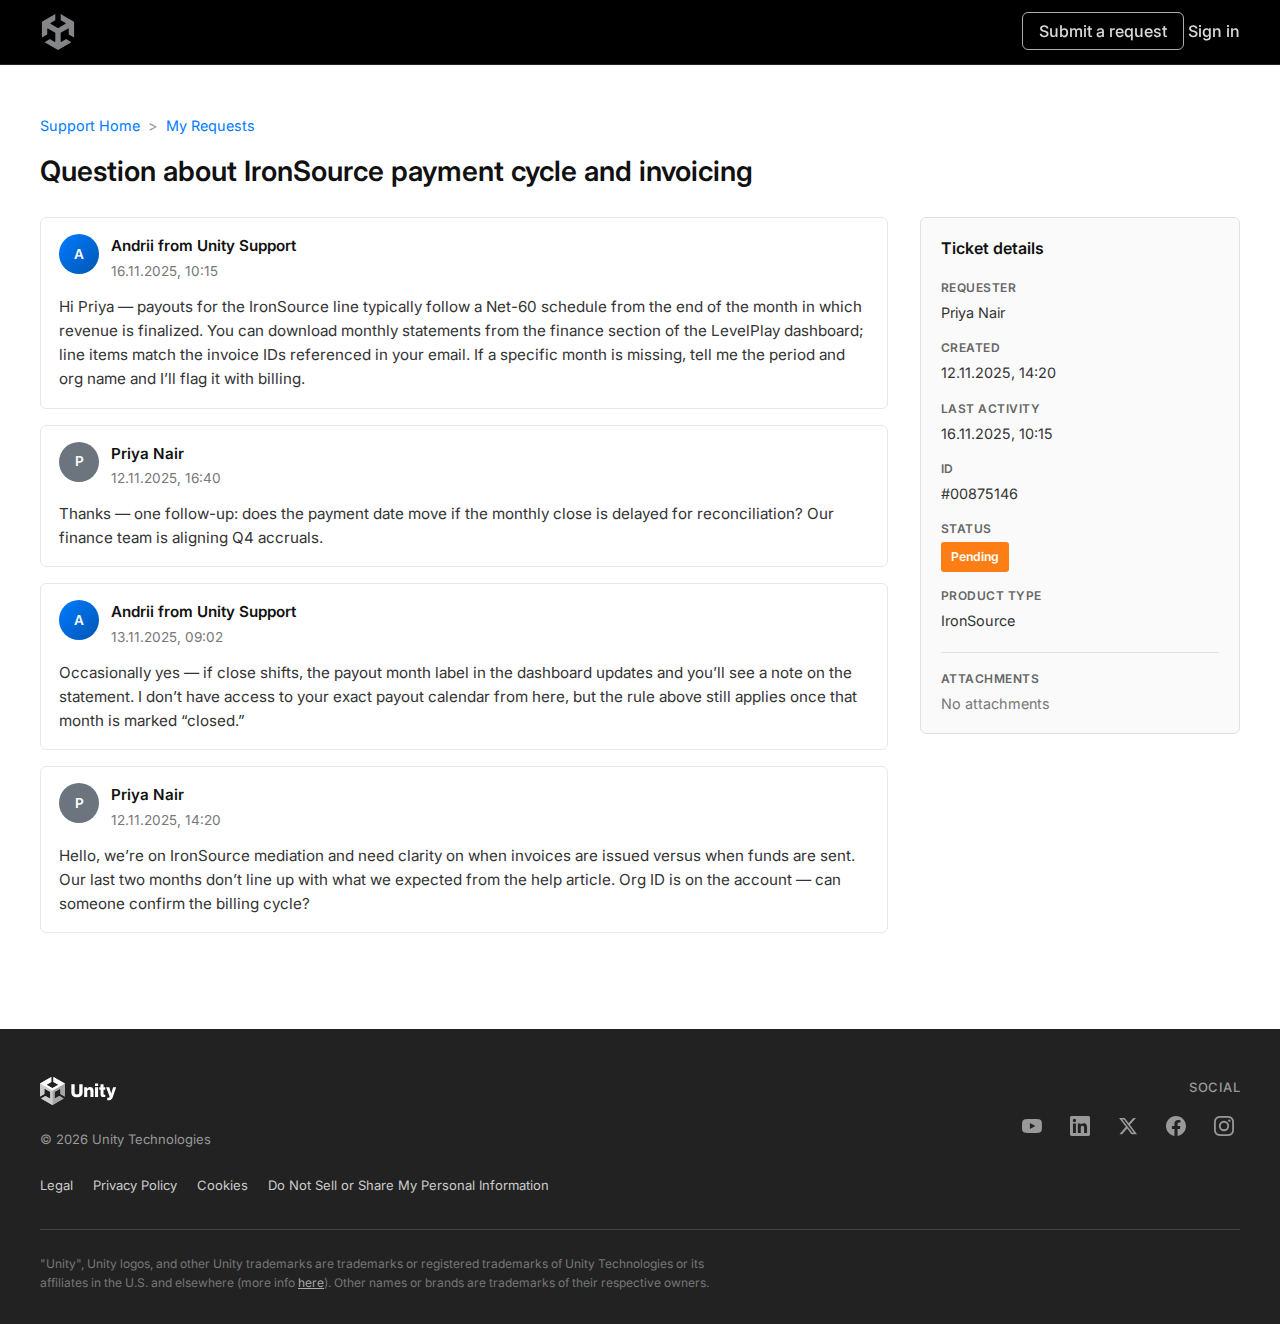
<file: pages/my-ticket-00875146.html>
<!DOCTYPE html>
<html lang="en">
<head>
    <meta charset="UTF-8">
    <meta name="viewport" content="width=device-width, initial-scale=1.0">
    <title>00875146 — Question about IronSource payment cycle and invoicing | Unity Support</title>
    <link rel="preconnect" href="https://fonts.googleapis.com">
    <link rel="preconnect" href="https://fonts.gstatic.com" crossorigin>
    <link href="https://fonts.googleapis.com/css2?family=Inter:wght@400;500;600&family=Noto+Sans:wght@400;500&display=swap" rel="stylesheet">
    <link rel="stylesheet" href="../css/style.css">
</head>
<body>
    <a href="#main-content" class="skip-link">Skip to main content</a>

    <header class="unity-header">
        <div class="unity-header-container">
            <a href="../index.html" class="unity-logo-link">
                <img src="../images/unity-logo.svg" alt="Support logo" class="unity-logo">
            </a>
            <nav class="unity-nav"></nav>
        </div>
    </header>

    <main class="main-container ticket-page" id="main-content">
        <nav class="request-breadcrumbs" aria-label="Breadcrumb">
            <ol class="breadcrumbs">
                <li><a href="../index.html">Support Home</a></li>
                <li><a href="my-requests.html">My Requests</a></li>
            </ol>
        </nav>

        <h1 class="request-title">Question about IronSource payment cycle and invoicing</h1>

        <div class="request-layout">
            <section class="request-main" aria-label="Conversation">
                <ul class="comment-list">
                    <li class="comment">
                        <div class="comment-wrapper">
                            <div class="comment-info">
                                <div class="comment-author">
                                    <div class="comment-avatar comment-avatar--agent" aria-hidden="true">A</div>
                                    <div class="comment-meta">
                                        <span class="comment-author-name">Andrii from Unity Support</span>
                                        <time datetime="2025-11-16T10:15:00Z">16.11.2025, 10:15</time>
                                    </div>
                                </div>
                                <section class="comment-body">
                                    <p>Hi Priya — payouts for the IronSource line typically follow a Net-60 schedule from the end of the month in which revenue is finalized. You can download monthly statements from the finance section of the LevelPlay dashboard; line items match the invoice IDs referenced in your email. If a specific month is missing, tell me the period and org name and I’ll flag it with billing.</p>
                                </section>
                            </div>
                        </div>
                    </li>
                    <li class="comment">
                        <div class="comment-wrapper">
                            <div class="comment-info">
                                <div class="comment-author">
                                    <div class="comment-avatar comment-avatar--customer" aria-hidden="true">P</div>
                                    <div class="comment-meta">
                                        <span class="comment-author-name">Priya Nair</span>
                                        <time datetime="2025-11-12T16:40:00Z">12.11.2025, 16:40</time>
                                    </div>
                                </div>
                                <section class="comment-body">
                                    <p>Thanks — one follow-up: does the payment date move if the monthly close is delayed for reconciliation? Our finance team is aligning Q4 accruals.</p>
                                </section>
                            </div>
                        </div>
                    </li>
                    <li class="comment">
                        <div class="comment-wrapper">
                            <div class="comment-info">
                                <div class="comment-author">
                                    <div class="comment-avatar comment-avatar--agent" aria-hidden="true">A</div>
                                    <div class="comment-meta">
                                        <span class="comment-author-name">Andrii from Unity Support</span>
                                        <time datetime="2025-11-13T09:02:00Z">13.11.2025, 09:02</time>
                                    </div>
                                </div>
                                <section class="comment-body">
                                    <p>Occasionally yes — if close shifts, the payout month label in the dashboard updates and you’ll see a note on the statement. I don’t have access to your exact payout calendar from here, but the rule above still applies once that month is marked “closed.”</p>
                                </section>
                            </div>
                        </div>
                    </li>
                    <li class="comment">
                        <div class="comment-wrapper">
                            <div class="comment-info">
                                <div class="comment-author">
                                    <div class="comment-avatar comment-avatar--customer" aria-hidden="true">P</div>
                                    <div class="comment-meta">
                                        <span class="comment-author-name">Priya Nair</span>
                                        <time datetime="2025-11-12T14:20:00Z">12.11.2025, 14:20</time>
                                    </div>
                                </div>
                                <section class="comment-body">
                                    <p>Hello, we’re on IronSource mediation and need clarity on when invoices are issued versus when funds are sent. Our last two months don’t line up with what we expected from the help article. Org ID is on the account — can someone confirm the billing cycle?</p>
                                </section>
                            </div>
                        </div>
                    </li>
                </ul>
            </section>

            <aside class="request-sidebar" aria-labelledby="ticket-details-title">
                <h2 id="ticket-details-title">Ticket details</h2>
                <dl class="request-details">
                    <dt>Requester</dt>
                    <dd>Priya Nair</dd>
                    <dt>Created</dt>
                    <dd><time datetime="2025-11-12T14:20:00+00:00">12.11.2025, 14:20</time></dd>
                    <dt>Last activity</dt>
                    <dd><time datetime="2025-11-16T10:15:00+00:00">16.11.2025, 10:15</time></dd>
                    <dt>Id</dt>
                    <dd>#00875146</dd>
                    <dt>Status</dt>
                    <dd><span class="status-label status-label--pending">Pending</span></dd>
                    <dt>Product Type</dt>
                    <dd>IronSource</dd>
                </dl>
                <dl class="request-details request-details-attachments" aria-labelledby="ticket-attachments-heading">
                    <dt id="ticket-attachments-heading">Attachments</dt>
                    <dd><p class="ticket-attachments-empty">No attachments</p></dd>
                </dl>
            </aside>
        </div>
    </main>

    <footer class="footer">
      <div class="footer-inner">
        <div class="footer-flex-vertical">
          <div class="footer-flex-logo-copyright-social">
            <div class="footer-flex-vertical">
              <div class="footer-flex-start-logo-copyright">
                <a href="https://www.unity.com/">
                  <div class="unity-logo-black-foot">
                    <svg xmlns="http://www.w3.org/2000/svg" viewBox="0 0 286.1 96.6" aria-label="Unity Logo"><path fill="#ffffff" d="M108.1 52.6V25.2h11.5V53c0 4.5 2.3 7.6 8 7.6 5.3 0 7.9-3.2 7.9-7.8V25.2H147v27.4c0 10.7-6.4 17.2-19.4 17.2-13.1 0-19.5-6.3-19.5-17.2zm44.2-16.9h10.2v4.5h.2c2.5-3.6 5.7-5.5 10.3-5.5 7.3 0 11.6 5.2 11.6 12.6V69H174V49.5c0-3.5-1.8-5.9-5.2-5.9-3.5 0-5.8 2.9-5.8 7V69h-10.6V35.7zm37.6-13.2h10.6v8.6h-10.6v-8.6zm0 13.2h10.6V69h-10.6V35.7zm19 24.5V44.3h-4.4v-8.6h4.4V25.2h10.3v10.5h6v8.6h-6v13.6c0 2.6 1.4 3.2 3.7 3.2.9 0 1.9-.1 2.3-.1v7.7c-.9.3-2.9.5-5.8.5-6.1.2-10.5-1.8-10.5-9zm22.9 11.5h3.6c3.1 0 4.4-1.2 4.4-3.5 0-1.4-.6-3.4-2-6.9L228 35.7h11.2l4.5 14.2c1 3.2 2.1 7.7 2.1 7.7h.1s.9-4.4 1.9-7.7l4.4-14.2h10.6l-11.5 33.7c-2.7 7.8-5.8 10.5-12.5 10.5h-6.9v-8.2z"/><path fill="#cccccc" d="M85.6 67.6V22.5L46.5 0v17.3l15.3 8.8c.6.3.6 1.2 0 1.5L43.6 38.1c-.5.3-1.2.3-1.7 0L23.7 27.6c-.6-.3-.6-1.2 0-1.5L39 17.3V0L0 22.5v45.1-.2.2L15 59V41.3c0-.6.7-1.1 1.3-.7l18.2 10.5c.5.3.9.9.9 1.5v21c0 .6-.7 1.1-1.3.7l-15.3-8.8-15 8.6 39 22.5 39-22.5-15-8.6-15.3 8.8c-.5.3-1.3-.1-1.3-.7v-21c0-.6.3-1.2.9-1.5l18.2-10.5c.5-.3 1.3.1 1.3.7V59l15 8.6z"/><path fill="#a6a6a6" d="m42.8 96.6 39-22.5-15-8.6-15.3 8.8c-.5.3-1.3-.1-1.3-.7v-21c0-.6.3-1.2.9-1.5l18.2-10.5c.5-.3 1.3.1 1.3.7V59l15 8.6V22.5L42.8 47.2v49.4z"/><path fill="#ffffff" d="M46.5 0v17.3l15.3 8.8c.6.3.6 1.2 0 1.5L43.6 38.1c-.5.3-1.2.3-1.7 0L23.7 27.6c-.6-.3-.6-1.2 0-1.5L39 17.3V0L0 22.5l42.8 24.7 42.8-24.7L46.5 0z"/><path fill="#cccccc" d="m34 74.3-15.3-8.8-15 8.6 39 22.5V47.2L0 22.5v45.1-.2.2L15 59V41.3c0-.6.7-1.1 1.3-.7l18.2 10.5c.5.3.9.9.9 1.5v21c-.1.6-.8 1-1.4.7z"/></svg>
                  </div>
                </a>
              </div>
              <div class="footer-flex-start-logo-copyright">
                <small class="copyright-uni">&copy; 2026 Unity Technologies</small>
              </div>
              <div class="footer-links">
                <ul class="no-bullets">
                  <li><a href="https://unity.com/legal">Legal</a></li>
                  <li><a href="https://unity.com/legal/privacy-policy">Privacy Policy</a></li>
                  <li><a href="https://unity.com/legal/cookie-policy">Cookies</a></li>
                  <li><a href="https://unity.com/legal/do-not-sell-my-personal-information">Do Not Sell or Share My Personal Information</a></li>
                </ul>
              </div>
            </div>
            <div class="footer-flex-social">
              <div class="social-label">Social</div>
              <div class="social-links">
                <a href="https://www.youtube.com/user/Unity3D" class="social-links-icon youtube" target="_blank" aria-label="Unity Technologies Youtube Page (opens in a new window)">
                  <svg xmlns="http://www.w3.org/2000/svg" viewBox="0 0 24 24"><path d="M23.5 6.2a3 3 0 0 0-2.1-2.1C19.5 3.5 12 3.5 12 3.5s-7.5 0-9.4.6A3 3 0 0 0 .5 6.2C0 8.1 0 12 0 12s0 3.9.5 5.8a3 3 0 0 0 2.1 2.1c1.9.6 9.4.6 9.4.6s7.5 0 9.4-.6a3 3 0 0 0 2.1-2.1c.5-1.9.5-5.8.5-5.8s0-3.9-.5-5.8zM9.5 15.5v-7L16 12l-6.5 3.5z"/></svg>
                </a>
                <a href="https://www.linkedin.com/company/unity-technologies" class="social-links-icon linkedin" target="_blank" aria-label="Unity Technologies LinkedIn Page (opens in a new window)">
                  <svg xmlns="http://www.w3.org/2000/svg" viewBox="0 0 24 24"><path d="M20.45 20.45h-3.55v-5.57c0-1.33-.02-3.04-1.85-3.04-1.85 0-2.14 1.45-2.14 2.94v5.67H9.36V9h3.41v1.56h.05c.48-.9 1.64-1.85 3.37-1.85 3.6 0 4.27 2.37 4.27 5.46v6.28zM5.34 7.43a2.06 2.06 0 1 1 0-4.12 2.06 2.06 0 0 1 0 4.12zM7.12 20.45H3.56V9h3.56v11.45zM22.22 0H1.77C.79 0 0 .77 0 1.73v20.54C0 23.23.79 24 1.77 24h20.45c.98 0 1.78-.77 1.78-1.73V1.73C24 .77 23.2 0 22.22 0z"/></svg>
                </a>
                <a href="https://www.x.com/unity" class="social-links-icon twitter" target="_blank" aria-label="Unity Technologies X Page (opens in a new window)">
                  <svg xmlns="http://www.w3.org/2000/svg" viewBox="0 0 24 24"><path d="M18.244 2.25h3.308l-7.227 8.26 8.502 11.24H16.17l-5.214-6.817L4.99 21.75H1.68l7.73-8.835L1.254 2.25H8.08l4.713 6.231zm-1.161 17.52h1.833L7.084 4.126H5.117z"/></svg>
                </a>
                <a href="https://www.facebook.com/unity3d" class="social-links-icon facebook" target="_blank" aria-label="Unity Technologies Facebook Page (opens in a new window)">
                  <svg xmlns="http://www.w3.org/2000/svg" viewBox="0 0 24 24"><path d="M24 12.07C24 5.41 18.63 0 12 0S0 5.41 0 12.07c0 6.02 4.39 11.01 10.13 11.93v-8.44H7.08v-3.49h3.04V9.41c0-3.02 1.79-4.69 4.53-4.69 1.31 0 2.68.24 2.68.24v2.97h-1.51c-1.49 0-1.95.93-1.95 1.89v2.26h3.33l-.53 3.49h-2.8v8.44C19.61 23.08 24 18.09 24 12.07z"/></svg>
                </a>
                <a href="https://www.instagram.com/unitytechnologies" class="social-links-icon instagram" target="_blank" aria-label="Unity Technologies Instagram Page (opens in a new window)">
                  <svg xmlns="http://www.w3.org/2000/svg" viewBox="0 0 24 24"><path d="M12 2.16c3.2 0 3.58.01 4.85.07 1.17.05 1.8.25 2.23.41.56.22.96.48 1.38.9.42.42.68.82.9 1.38.16.42.36 1.06.41 2.23.06 1.27.07 1.65.07 4.85s-.01 3.58-.07 4.85c-.05 1.17-.25 1.8-.41 2.23a3.72 3.72 0 0 1-.9 1.38c-.42.42-.82.68-1.38.9-.42.16-1.06.36-2.23.41-1.27.06-1.65.07-4.85.07s-3.58-.01-4.85-.07c-1.17-.05-1.8-.25-2.23-.41a3.72 3.72 0 0 1-1.38-.9 3.72 3.72 0 0 1-.9-1.38c-.16-.42-.36-1.06-.41-2.23C2.17 15.58 2.16 15.2 2.16 12s.01-3.58.07-4.85c.05-1.17.25-1.8.41-2.23.22-.56.48-.96.9-1.38.42-.42.82-.68 1.38-.9.42-.16 1.06-.36 2.23-.41C8.42 2.17 8.8 2.16 12 2.16zM12 0C8.74 0 8.33.01 7.05.07 5.78.13 4.9.33 4.14.63a5.88 5.88 0 0 0-2.13 1.38A5.88 5.88 0 0 0 .63 4.14C.33 4.9.13 5.78.07 7.05.01 8.33 0 8.74 0 12s.01 3.67.07 4.95c.06 1.27.26 2.15.56 2.91.31.8.72 1.47 1.38 2.13a5.88 5.88 0 0 0 2.13 1.38c.76.3 1.64.5 2.91.56C8.33 23.99 8.74 24 12 24s3.67-.01 4.95-.07c1.27-.06 2.15-.26 2.91-.56a5.88 5.88 0 0 0 2.13-1.38 5.88 5.88 0 0 0 1.38-2.13c.3-.76.5-1.64.56-2.91.06-1.28.07-1.69.07-4.95s-.01-3.67-.07-4.95c-.06-1.27-.26-2.15-.56-2.91a5.88 5.88 0 0 0-1.38-2.13A5.88 5.88 0 0 0 19.86.63C19.1.33 18.22.13 16.95.07 15.67.01 15.26 0 12 0zm0 5.84a6.16 6.16 0 1 0 0 12.32 6.16 6.16 0 0 0 0-12.32zM12 16a4 4 0 1 1 0-8 4 4 0 0 1 0 8zm7.85-10.41a1.44 1.44 0 1 0-2.88 0 1.44 1.44 0 0 0 2.88 0z"/></svg>
                </a>
              </div>
            </div>
          </div>
          <div class="footer-flex-start-copyright-language">
            <small class="unity-trademark-text">"Unity", Unity logos, and other Unity trademarks are trademarks or registered trademarks of Unity Technologies or its affiliates in the U.S. and elsewhere (more info <a target="_blank" class="trademark-link" href="https://unity.com/legal/trademarks" aria-label="Visit Unity Technologies Trademarks (opens in a new window)">here</a>). Other names or brands are trademarks of their respective owners.</small>
          </div>
        </div>
      </div>
    </footer>

    <script src="../js/data.js"></script>
    <script src="../js/main.js"></script>
</body>
</html>
</file>
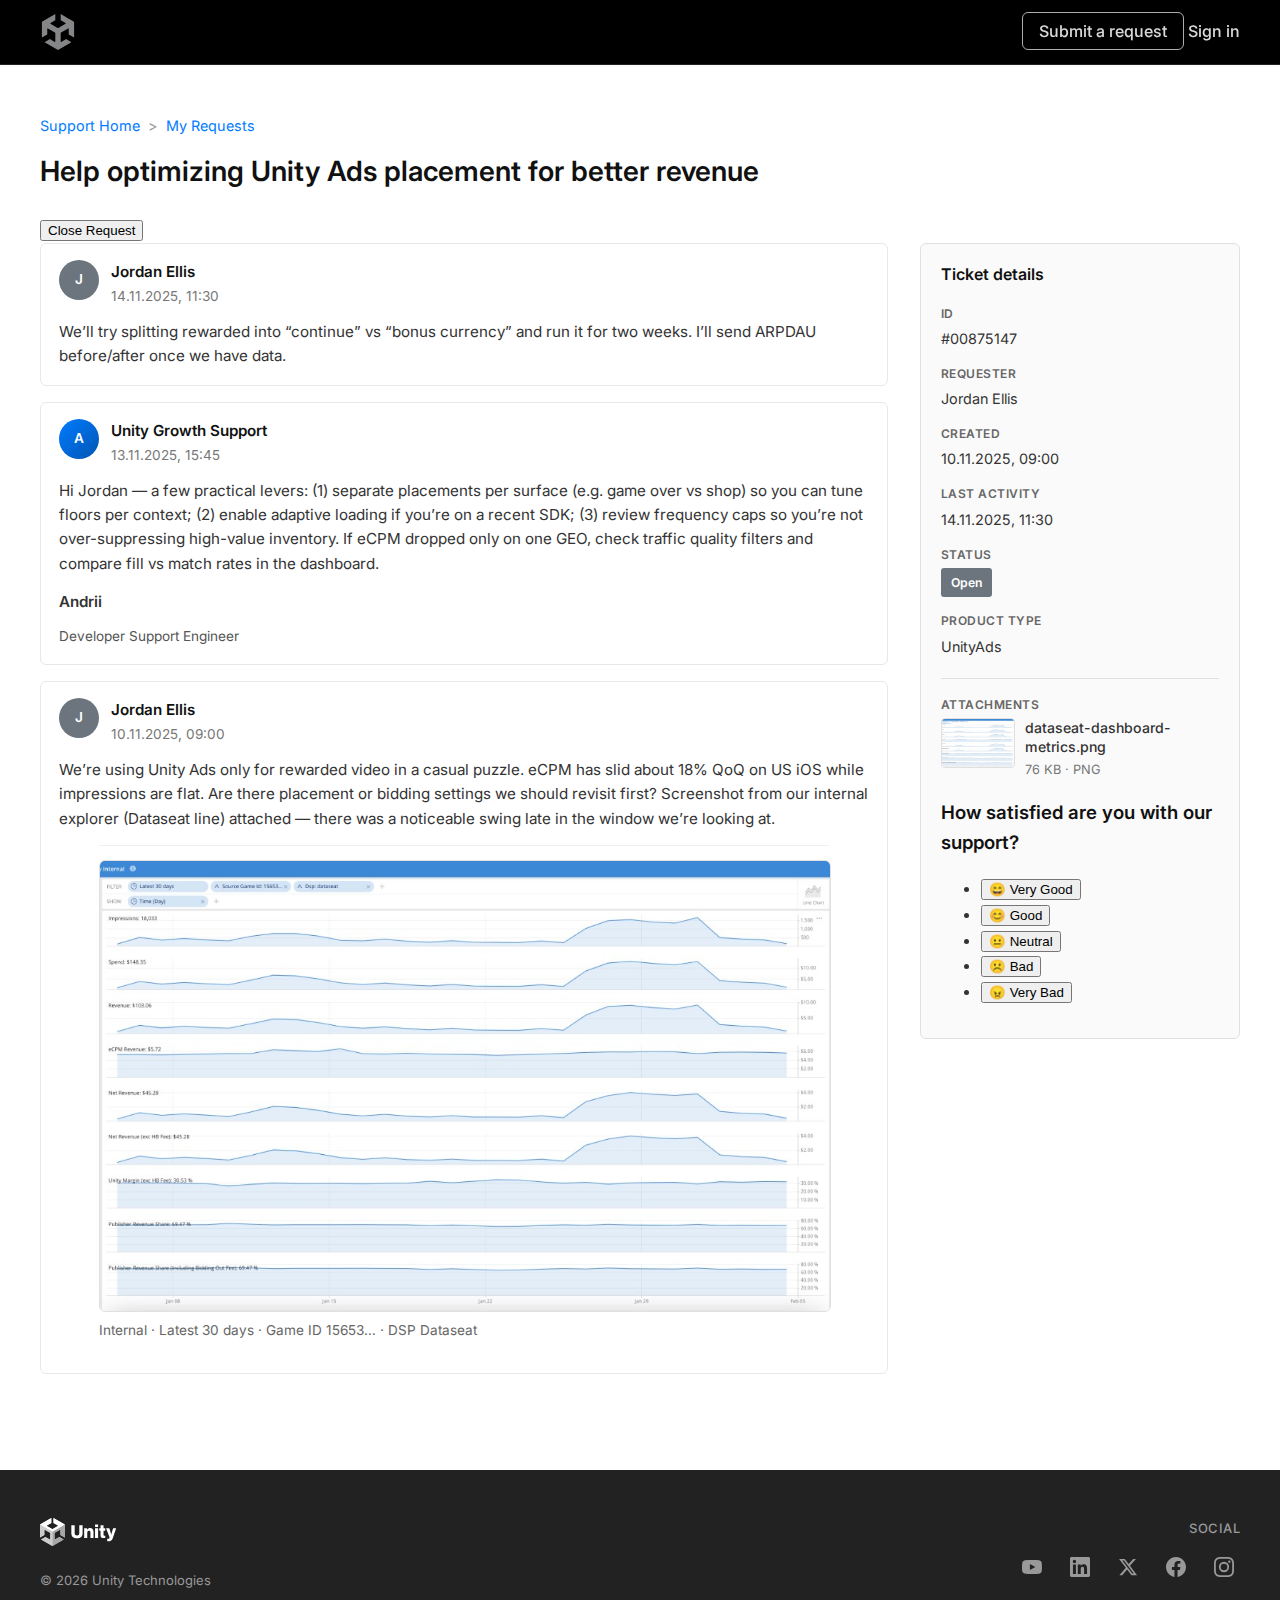
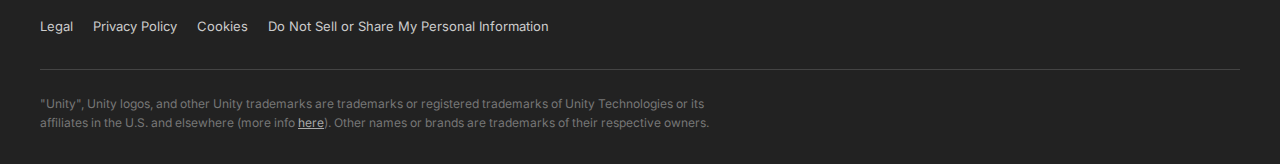
<file: pages/my-ticket-00875147.html>
<!DOCTYPE html>
<html lang="en">
<head>
    <meta charset="UTF-8">
    <meta name="viewport" content="width=device-width, initial-scale=1.0">
    <title>00875147 — Help optimizing Unity Ads placement for better revenue | Unity Support</title>
    <link rel="preconnect" href="https://fonts.googleapis.com">
    <link rel="preconnect" href="https://fonts.gstatic.com" crossorigin>
    <link href="https://fonts.googleapis.com/css2?family=Inter:wght@400;500;600&family=Noto+Sans:wght@400;500&display=swap" rel="stylesheet">
    <link rel="stylesheet" href="../css/style.css">
</head>
<body>
    <a href="#main-content" class="skip-link">Skip to main content</a>

    <header class="unity-header">
        <div class="unity-header-container">
            <a href="../index.html" class="unity-logo-link">
                <img src="../images/unity-logo.svg" alt="Support logo" class="unity-logo">
            </a>
            <nav class="unity-nav"></nav>
        </div>
    </header>

    <main class="main-container ticket-page" id="main-content">
        <nav class="request-breadcrumbs" aria-label="Breadcrumb">
            <ol class="breadcrumbs">
                <li><a href="../index.html">Support Home</a></li>
                <li><a href="my-requests.html">My Requests</a></li>
            </ol>
        </nav>

        <header class="request-title-row">
            <h1 class="request-title">Help optimizing Unity Ads placement for better revenue</h1>
            <button type="button" class="btn-close-request">Close Request</button>
        </header>

        <div class="request-layout">
            <section class="request-main" aria-label="Conversation">
                <ul class="comment-list">
                    <li class="comment">
                        <div class="comment-wrapper">
                            <div class="comment-info">
                                <div class="comment-author">
                                    <div class="comment-avatar comment-avatar--customer" aria-hidden="true">J</div>
                                    <div class="comment-meta">
                                        <span class="comment-author-name">Jordan Ellis</span>
                                        <time datetime="2025-11-14T11:30:00Z">14.11.2025, 11:30</time>
                                    </div>
                                </div>
                                <section class="comment-body">
                                    <p>We’ll try splitting rewarded into “continue” vs “bonus currency” and run it for two weeks. I’ll send ARPDAU before/after once we have data.</p>
                                </section>
                            </div>
                        </div>
                    </li>
                    <li class="comment">
                        <div class="comment-wrapper">
                            <div class="comment-info">
                                <div class="comment-author">
                                    <div class="comment-avatar comment-avatar--agent" aria-hidden="true">A</div>
                                    <div class="comment-meta">
                                        <span class="comment-author-name">Unity Growth Support</span>
                                        <time datetime="2025-11-13T15:45:00Z">13.11.2025, 15:45</time>
                                    </div>
                                </div>
                                <section class="comment-body">
                                    <p>Hi Jordan — a few practical levers: (1) separate placements per surface (e.g. game over vs shop) so you can tune floors per context; (2) enable adaptive loading if you’re on a recent SDK; (3) review frequency caps so you’re not over-suppressing high-value inventory. If eCPM dropped only on one GEO, check traffic quality filters and compare fill vs match rates in the dashboard.</p>
                                    <footer class="comment-signature">
                                        <p class="comment-signature-name">Andrii</p>
                                        <p class="comment-signature-role">Developer Support Engineer</p>
                                    </footer>
                                </section>
                            </div>
                        </div>
                    </li>
                    <li class="comment">
                        <div class="comment-wrapper">
                            <div class="comment-info">
                                <div class="comment-author">
                                    <div class="comment-avatar comment-avatar--customer" aria-hidden="true">J</div>
                                    <div class="comment-meta">
                                        <span class="comment-author-name">Jordan Ellis</span>
                                        <time datetime="2025-11-10T09:00:00Z">10.11.2025, 09:00</time>
                                    </div>
                                </div>
                                <section class="comment-body">
                                    <p>We’re using Unity Ads only for rewarded video in a casual puzzle. eCPM has slid about 18% QoQ on US iOS while impressions are flat. Are there placement or bidding settings we should revisit first? Screenshot from our internal explorer (Dataseat line) attached — there was a noticeable swing late in the window we’re looking at.</p>
                                    <figure class="comment-attachment">
                                        <img src="../images/dataseat-dashboard-metrics.png" width="800" height="450" alt="Internal dashboard: Dataseat metrics including impressions, spend, revenue, and eCPM over time">
                                        <figcaption>Internal · Latest 30 days · Game ID 15653… · DSP Dataseat</figcaption>
                                    </figure>
                                </section>
                            </div>
                        </div>
                    </li>
                </ul>
            </section>

            <aside class="request-sidebar" aria-labelledby="ticket-details-title">
                <h2 id="ticket-details-title">Ticket details</h2>
                <dl class="request-details">
                    <dt>ID</dt>
                    <dd>#00875147</dd>
                    <dt>Requester</dt>
                    <dd>Jordan Ellis</dd>
                    <dt>Created</dt>
                    <dd><time datetime="2025-11-10T09:00:00+00:00">10.11.2025, 09:00</time></dd>
                    <dt>Last activity</dt>
                    <dd><time datetime="2025-11-14T11:30:00+00:00">14.11.2025, 11:30</time></dd>
                    <dt>Status</dt>
                    <dd><span class="status-label status-label--waiting-support">Open</span></dd>
                    <dt>Product Type</dt>
                    <dd>UnityAds</dd>
                </dl>
                <dl class="request-details request-details-attachments" aria-labelledby="ticket-attachments-heading">
                    <dt id="ticket-attachments-heading">Attachments</dt>
                    <dd>
                        <ul class="ticket-attachments-list">
                            <li>
                                <a href="../images/dataseat-dashboard-metrics.png" class="ticket-attachment-link" target="_blank" rel="noopener noreferrer">
                                    <img src="../images/dataseat-dashboard-metrics.png" alt="" class="ticket-attachment-thumb" width="72" height="48">
                                    <span class="ticket-attachment-text">
                                        <span class="ticket-attachment-name">dataseat-dashboard-metrics.png</span>
                                        <span class="ticket-attachment-meta">76 KB · PNG</span>
                                    </span>
                                </a>
                            </li>
                        </ul>
                    </dd>
                </dl>
                <section class="ticket-csat" aria-labelledby="ticket-csat-heading">
                    <h3 id="ticket-csat-heading" class="ticket-csat-heading">How satisfied are you with our support?</h3>
                    <ul class="ticket-csat-options" role="list">
                        <li>
                            <button type="button" class="ticket-csat-option" aria-label="Very Good">
                                <span class="ticket-csat-emoji" aria-hidden="true">😄</span>
                                <span class="ticket-csat-label">Very Good</span>
                            </button>
                        </li>
                        <li>
                            <button type="button" class="ticket-csat-option" aria-label="Good">
                                <span class="ticket-csat-emoji" aria-hidden="true">😊</span>
                                <span class="ticket-csat-label">Good</span>
                            </button>
                        </li>
                        <li>
                            <button type="button" class="ticket-csat-option" aria-label="Neutral">
                                <span class="ticket-csat-emoji" aria-hidden="true">😐</span>
                                <span class="ticket-csat-label">Neutral</span>
                            </button>
                        </li>
                        <li>
                            <button type="button" class="ticket-csat-option" aria-label="Bad">
                                <span class="ticket-csat-emoji" aria-hidden="true">☹️</span>
                                <span class="ticket-csat-label">Bad</span>
                            </button>
                        </li>
                        <li>
                            <button type="button" class="ticket-csat-option" aria-label="Very Bad">
                                <span class="ticket-csat-emoji" aria-hidden="true">😠</span>
                                <span class="ticket-csat-label">Very Bad</span>
                            </button>
                        </li>
                    </ul>
                </section>
            </aside>
        </div>
    </main>

    <footer class="footer">
      <div class="footer-inner">
        <div class="footer-flex-vertical">
          <div class="footer-flex-logo-copyright-social">
            <div class="footer-flex-vertical">
              <div class="footer-flex-start-logo-copyright">
                <a href="https://www.unity.com/">
                  <div class="unity-logo-black-foot">
                    <svg xmlns="http://www.w3.org/2000/svg" viewBox="0 0 286.1 96.6" aria-label="Unity Logo"><path fill="#ffffff" d="M108.1 52.6V25.2h11.5V53c0 4.5 2.3 7.6 8 7.6 5.3 0 7.9-3.2 7.9-7.8V25.2H147v27.4c0 10.7-6.4 17.2-19.4 17.2-13.1 0-19.5-6.3-19.5-17.2zm44.2-16.9h10.2v4.5h.2c2.5-3.6 5.7-5.5 10.3-5.5 7.3 0 11.6 5.2 11.6 12.6V69H174V49.5c0-3.5-1.8-5.9-5.2-5.9-3.5 0-5.8 2.9-5.8 7V69h-10.6V35.7zm37.6-13.2h10.6v8.6h-10.6v-8.6zm0 13.2h10.6V69h-10.6V35.7zm19 24.5V44.3h-4.4v-8.6h4.4V25.2h10.3v10.5h6v8.6h-6v13.6c0 2.6 1.4 3.2 3.7 3.2.9 0 1.9-.1 2.3-.1v7.7c-.9.3-2.9.5-5.8.5-6.1.2-10.5-1.8-10.5-9zm22.9 11.5h3.6c3.1 0 4.4-1.2 4.4-3.5 0-1.4-.6-3.4-2-6.9L228 35.7h11.2l4.5 14.2c1 3.2 2.1 7.7 2.1 7.7h.1s.9-4.4 1.9-7.7l4.4-14.2h10.6l-11.5 33.7c-2.7 7.8-5.8 10.5-12.5 10.5h-6.9v-8.2z"/><path fill="#cccccc" d="M85.6 67.6V22.5L46.5 0v17.3l15.3 8.8c.6.3.6 1.2 0 1.5L43.6 38.1c-.5.3-1.2.3-1.7 0L23.7 27.6c-.6-.3-.6-1.2 0-1.5L39 17.3V0L0 22.5v45.1-.2.2L15 59V41.3c0-.6.7-1.1 1.3-.7l18.2 10.5c.5.3.9.9.9 1.5v21c0 .6-.7 1.1-1.3.7l-15.3-8.8-15 8.6 39 22.5 39-22.5-15-8.6-15.3 8.8c-.5.3-1.3-.1-1.3-.7v-21c0-.6.3-1.2.9-1.5l18.2-10.5c.5-.3 1.3.1 1.3.7V59l15 8.6z"/><path fill="#a6a6a6" d="m42.8 96.6 39-22.5-15-8.6-15.3 8.8c-.5.3-1.3-.1-1.3-.7v-21c0-.6.3-1.2.9-1.5l18.2-10.5c.5-.3 1.3.1 1.3.7V59l15 8.6V22.5L42.8 47.2v49.4z"/><path fill="#ffffff" d="M46.5 0v17.3l15.3 8.8c.6.3.6 1.2 0 1.5L43.6 38.1c-.5.3-1.2.3-1.7 0L23.7 27.6c-.6-.3-.6-1.2 0-1.5L39 17.3V0L0 22.5l42.8 24.7 42.8-24.7L46.5 0z"/><path fill="#cccccc" d="m34 74.3-15.3-8.8-15 8.6 39 22.5V47.2L0 22.5v45.1-.2.2L15 59V41.3c0-.6.7-1.1 1.3-.7l18.2 10.5c.5.3.9.9.9 1.5v21c-.1.6-.8 1-1.4.7z"/></svg>
                  </div>
                </a>
              </div>
              <div class="footer-flex-start-logo-copyright">
                <small class="copyright-uni">&copy; 2026 Unity Technologies</small>
              </div>
              <div class="footer-links">
                <ul class="no-bullets">
                  <li><a href="https://unity.com/legal">Legal</a></li>
                  <li><a href="https://unity.com/legal/privacy-policy">Privacy Policy</a></li>
                  <li><a href="https://unity.com/legal/cookie-policy">Cookies</a></li>
                  <li><a href="https://unity.com/legal/do-not-sell-my-personal-information">Do Not Sell or Share My Personal Information</a></li>
                </ul>
              </div>
            </div>
            <div class="footer-flex-social">
              <div class="social-label">Social</div>
              <div class="social-links">
                <a href="https://www.youtube.com/user/Unity3D" class="social-links-icon youtube" target="_blank" aria-label="Unity Technologies Youtube Page (opens in a new window)">
                  <svg xmlns="http://www.w3.org/2000/svg" viewBox="0 0 24 24"><path d="M23.5 6.2a3 3 0 0 0-2.1-2.1C19.5 3.5 12 3.5 12 3.5s-7.5 0-9.4.6A3 3 0 0 0 .5 6.2C0 8.1 0 12 0 12s0 3.9.5 5.8a3 3 0 0 0 2.1 2.1c1.9.6 9.4.6 9.4.6s7.5 0 9.4-.6a3 3 0 0 0 2.1-2.1c.5-1.9.5-5.8.5-5.8s0-3.9-.5-5.8zM9.5 15.5v-7L16 12l-6.5 3.5z"/></svg>
                </a>
                <a href="https://www.linkedin.com/company/unity-technologies" class="social-links-icon linkedin" target="_blank" aria-label="Unity Technologies LinkedIn Page (opens in a new window)">
                  <svg xmlns="http://www.w3.org/2000/svg" viewBox="0 0 24 24"><path d="M20.45 20.45h-3.55v-5.57c0-1.33-.02-3.04-1.85-3.04-1.85 0-2.14 1.45-2.14 2.94v5.67H9.36V9h3.41v1.56h.05c.48-.9 1.64-1.85 3.37-1.85 3.6 0 4.27 2.37 4.27 5.46v6.28zM5.34 7.43a2.06 2.06 0 1 1 0-4.12 2.06 2.06 0 0 1 0 4.12zM7.12 20.45H3.56V9h3.56v11.45zM22.22 0H1.77C.79 0 0 .77 0 1.73v20.54C0 23.23.79 24 1.77 24h20.45c.98 0 1.78-.77 1.78-1.73V1.73C24 .77 23.2 0 22.22 0z"/></svg>
                </a>
                <a href="https://www.x.com/unity" class="social-links-icon twitter" target="_blank" aria-label="Unity Technologies X Page (opens in a new window)">
                  <svg xmlns="http://www.w3.org/2000/svg" viewBox="0 0 24 24"><path d="M18.244 2.25h3.308l-7.227 8.26 8.502 11.24H16.17l-5.214-6.817L4.99 21.75H1.68l7.73-8.835L1.254 2.25H8.08l4.713 6.231zm-1.161 17.52h1.833L7.084 4.126H5.117z"/></svg>
                </a>
                <a href="https://www.facebook.com/unity3d" class="social-links-icon facebook" target="_blank" aria-label="Unity Technologies Facebook Page (opens in a new window)">
                  <svg xmlns="http://www.w3.org/2000/svg" viewBox="0 0 24 24"><path d="M24 12.07C24 5.41 18.63 0 12 0S0 5.41 0 12.07c0 6.02 4.39 11.01 10.13 11.93v-8.44H7.08v-3.49h3.04V9.41c0-3.02 1.79-4.69 4.53-4.69 1.31 0 2.68.24 2.68.24v2.97h-1.51c-1.49 0-1.95.93-1.95 1.89v2.26h3.33l-.53 3.49h-2.8v8.44C19.61 23.08 24 18.09 24 12.07z"/></svg>
                </a>
                <a href="https://www.instagram.com/unitytechnologies" class="social-links-icon instagram" target="_blank" aria-label="Unity Technologies Instagram Page (opens in a new window)">
                  <svg xmlns="http://www.w3.org/2000/svg" viewBox="0 0 24 24"><path d="M12 2.16c3.2 0 3.58.01 4.85.07 1.17.05 1.8.25 2.23.41.56.22.96.48 1.38.9.42.42.68.82.9 1.38.16.42.36 1.06.41 2.23.06 1.27.07 1.65.07 4.85s-.01 3.58-.07 4.85c-.05 1.17-.25 1.8-.41 2.23a3.72 3.72 0 0 1-.9 1.38c-.42.42-.82.68-1.38.9-.42.16-1.06.36-2.23.41-1.27.06-1.65.07-4.85.07s-3.58-.01-4.85-.07c-1.17-.05-1.8-.25-2.23-.41a3.72 3.72 0 0 1-1.38-.9 3.72 3.72 0 0 1-.9-1.38c-.16-.42-.36-1.06-.41-2.23C2.17 15.58 2.16 15.2 2.16 12s.01-3.58.07-4.85c.05-1.17.25-1.8.41-2.23.22-.56.48-.96.9-1.38.42-.42.82-.68 1.38-.9.42-.16 1.06-.36 2.23-.41C8.42 2.17 8.8 2.16 12 2.16zM12 0C8.74 0 8.33.01 7.05.07 5.78.13 4.9.33 4.14.63a5.88 5.88 0 0 0-2.13 1.38A5.88 5.88 0 0 0 .63 4.14C.33 4.9.13 5.78.07 7.05.01 8.33 0 8.74 0 12s.01 3.67.07 4.95c.06 1.27.26 2.15.56 2.91.31.8.72 1.47 1.38 2.13a5.88 5.88 0 0 0 2.13 1.38c.76.3 1.64.5 2.91.56C8.33 23.99 8.74 24 12 24s3.67-.01 4.95-.07c1.27-.06 2.15-.26 2.91-.56a5.88 5.88 0 0 0 2.13-1.38 5.88 5.88 0 0 0 1.38-2.13c.3-.76.5-1.64.56-2.91.06-1.28.07-1.69.07-4.95s-.01-3.67-.07-4.95c-.06-1.27-.26-2.15-.56-2.91a5.88 5.88 0 0 0-1.38-2.13A5.88 5.88 0 0 0 19.86.63C19.1.33 18.22.13 16.95.07 15.67.01 15.26 0 12 0zm0 5.84a6.16 6.16 0 1 0 0 12.32 6.16 6.16 0 0 0 0-12.32zM12 16a4 4 0 1 1 0-8 4 4 0 0 1 0 8zm7.85-10.41a1.44 1.44 0 1 0-2.88 0 1.44 1.44 0 0 0 2.88 0z"/></svg>
                </a>
              </div>
            </div>
          </div>
          <div class="footer-flex-start-copyright-language">
            <small class="unity-trademark-text">"Unity", Unity logos, and other Unity trademarks are trademarks or registered trademarks of Unity Technologies or its affiliates in the U.S. and elsewhere (more info <a target="_blank" class="trademark-link" href="https://unity.com/legal/trademarks" aria-label="Visit Unity Technologies Trademarks (opens in a new window)">here</a>). Other names or brands are trademarks of their respective owners.</small>
          </div>
        </div>
      </div>
    </footer>

    <script src="../js/data.js"></script>
    <script src="../js/main.js"></script>
</body>
</html>
</file>
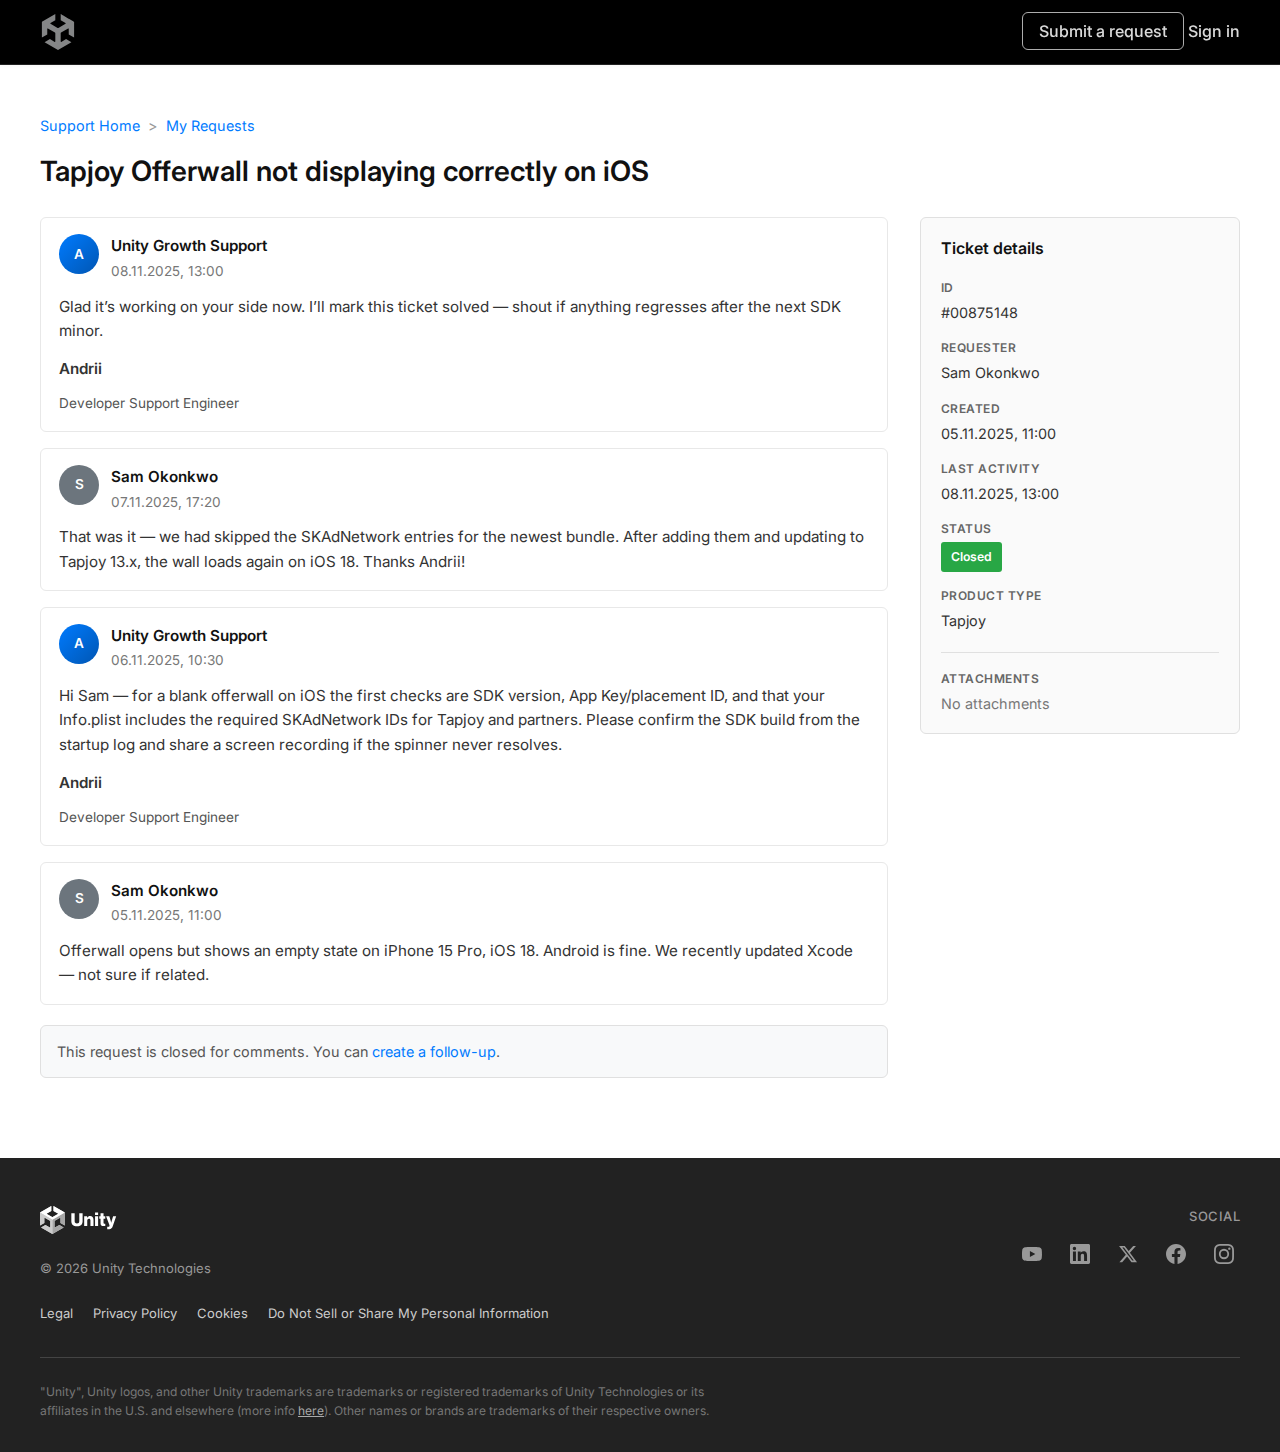
<file: pages/my-ticket-00875148.html>
<!DOCTYPE html>
<html lang="en">
<head>
    <meta charset="UTF-8">
    <meta name="viewport" content="width=device-width, initial-scale=1.0">
    <title>00875148 — Tapjoy Offerwall not displaying correctly on iOS | Unity Support</title>
    <link rel="preconnect" href="https://fonts.googleapis.com">
    <link rel="preconnect" href="https://fonts.gstatic.com" crossorigin>
    <link href="https://fonts.googleapis.com/css2?family=Inter:wght@400;500;600&family=Noto+Sans:wght@400;500&display=swap" rel="stylesheet">
    <link rel="stylesheet" href="../css/style.css">
</head>
<body>
    <a href="#main-content" class="skip-link">Skip to main content</a>

    <header class="unity-header">
        <div class="unity-header-container">
            <a href="../index.html" class="unity-logo-link">
                <img src="../images/unity-logo.svg" alt="Support logo" class="unity-logo">
            </a>
            <nav class="unity-nav"></nav>
        </div>
    </header>

    <main class="main-container ticket-page" id="main-content">
        <nav class="request-breadcrumbs" aria-label="Breadcrumb">
            <ol class="breadcrumbs">
                <li><a href="../index.html">Support Home</a></li>
                <li><a href="my-requests.html">My Requests</a></li>
            </ol>
        </nav>

        <h1 class="request-title">Tapjoy Offerwall not displaying correctly on iOS</h1>

        <div class="request-layout">
            <section class="request-main" aria-label="Conversation">
                <ul class="comment-list">
                    <li class="comment">
                        <div class="comment-wrapper">
                            <div class="comment-info">
                                <div class="comment-author">
                                    <div class="comment-avatar comment-avatar--agent" aria-hidden="true">A</div>
                                    <div class="comment-meta">
                                        <span class="comment-author-name">Unity Growth Support</span>
                                        <time datetime="2025-11-08T13:00:00Z">08.11.2025, 13:00</time>
                                    </div>
                                </div>
                                <section class="comment-body">
                                    <p>Glad it’s working on your side now. I’ll mark this ticket solved — shout if anything regresses after the next SDK minor.</p>
                                    <footer class="comment-signature">
                                        <p class="comment-signature-name">Andrii</p>
                                        <p class="comment-signature-role">Developer Support Engineer</p>
                                    </footer>
                                </section>
                            </div>
                        </div>
                    </li>
                    <li class="comment">
                        <div class="comment-wrapper">
                            <div class="comment-info">
                                <div class="comment-author">
                                    <div class="comment-avatar comment-avatar--customer" aria-hidden="true">S</div>
                                    <div class="comment-meta">
                                        <span class="comment-author-name">Sam Okonkwo</span>
                                        <time datetime="2025-11-07T17:20:00Z">07.11.2025, 17:20</time>
                                    </div>
                                </div>
                                <section class="comment-body">
                                    <p>That was it — we had skipped the SKAdNetwork entries for the newest bundle. After adding them and updating to Tapjoy 13.x, the wall loads again on iOS 18. Thanks Andrii!</p>
                                </section>
                            </div>
                        </div>
                    </li>
                    <li class="comment">
                        <div class="comment-wrapper">
                            <div class="comment-info">
                                <div class="comment-author">
                                    <div class="comment-avatar comment-avatar--agent" aria-hidden="true">A</div>
                                    <div class="comment-meta">
                                        <span class="comment-author-name">Unity Growth Support</span>
                                        <time datetime="2025-11-06T10:30:00Z">06.11.2025, 10:30</time>
                                    </div>
                                </div>
                                <section class="comment-body">
                                    <p>Hi Sam — for a blank offerwall on iOS the first checks are SDK version, App Key/placement ID, and that your Info.plist includes the required SKAdNetwork IDs for Tapjoy and partners. Please confirm the SDK build from the startup log and share a screen recording if the spinner never resolves.</p>
                                    <footer class="comment-signature">
                                        <p class="comment-signature-name">Andrii</p>
                                        <p class="comment-signature-role">Developer Support Engineer</p>
                                    </footer>
                                </section>
                            </div>
                        </div>
                    </li>
                    <li class="comment">
                        <div class="comment-wrapper">
                            <div class="comment-info">
                                <div class="comment-author">
                                    <div class="comment-avatar comment-avatar--customer" aria-hidden="true">S</div>
                                    <div class="comment-meta">
                                        <span class="comment-author-name">Sam Okonkwo</span>
                                        <time datetime="2025-11-05T11:00:00Z">05.11.2025, 11:00</time>
                                    </div>
                                </div>
                                <section class="comment-body">
                                    <p>Offerwall opens but shows an empty state on iPhone 15 Pro, iOS 18. Android is fine. We recently updated Xcode — not sure if related.</p>
                                </section>
                            </div>
                        </div>
                    </li>
                </ul>

                <div class="request-follow-up">
                    This request is closed for comments. You can <a href="https://support-ads.unity.com/s/ContactUs">create a follow-up</a>.
                </div>
            </section>

            <aside class="request-sidebar" aria-labelledby="ticket-details-title">
                <h2 id="ticket-details-title">Ticket details</h2>
                <dl class="request-details">
                    <dt>ID</dt>
                    <dd>#00875148</dd>
                    <dt>Requester</dt>
                    <dd>Sam Okonkwo</dd>
                    <dt>Created</dt>
                    <dd><time datetime="2025-11-05T11:00:00+00:00">05.11.2025, 11:00</time></dd>
                    <dt>Last activity</dt>
                    <dd><time datetime="2025-11-08T13:00:00+00:00">08.11.2025, 13:00</time></dd>
                    <dt>Status</dt>
                    <dd><span class="status-label status-label--closed">Closed</span></dd>
                    <dt>Product Type</dt>
                    <dd>Tapjoy</dd>
                </dl>
                <dl class="request-details request-details-attachments" aria-labelledby="ticket-attachments-heading">
                    <dt id="ticket-attachments-heading">Attachments</dt>
                    <dd><p class="ticket-attachments-empty">No attachments</p></dd>
                </dl>
            </aside>
        </div>
    </main>

    <footer class="footer">
      <div class="footer-inner">
        <div class="footer-flex-vertical">
          <div class="footer-flex-logo-copyright-social">
            <div class="footer-flex-vertical">
              <div class="footer-flex-start-logo-copyright">
                <a href="https://www.unity.com/">
                  <div class="unity-logo-black-foot">
                    <svg xmlns="http://www.w3.org/2000/svg" viewBox="0 0 286.1 96.6" aria-label="Unity Logo"><path fill="#ffffff" d="M108.1 52.6V25.2h11.5V53c0 4.5 2.3 7.6 8 7.6 5.3 0 7.9-3.2 7.9-7.8V25.2H147v27.4c0 10.7-6.4 17.2-19.4 17.2-13.1 0-19.5-6.3-19.5-17.2zm44.2-16.9h10.2v4.5h.2c2.5-3.6 5.7-5.5 10.3-5.5 7.3 0 11.6 5.2 11.6 12.6V69H174V49.5c0-3.5-1.8-5.9-5.2-5.9-3.5 0-5.8 2.9-5.8 7V69h-10.6V35.7zm37.6-13.2h10.6v8.6h-10.6v-8.6zm0 13.2h10.6V69h-10.6V35.7zm19 24.5V44.3h-4.4v-8.6h4.4V25.2h10.3v10.5h6v8.6h-6v13.6c0 2.6 1.4 3.2 3.7 3.2.9 0 1.9-.1 2.3-.1v7.7c-.9.3-2.9.5-5.8.5-6.1.2-10.5-1.8-10.5-9zm22.9 11.5h3.6c3.1 0 4.4-1.2 4.4-3.5 0-1.4-.6-3.4-2-6.9L228 35.7h11.2l4.5 14.2c1 3.2 2.1 7.7 2.1 7.7h.1s.9-4.4 1.9-7.7l4.4-14.2h10.6l-11.5 33.7c-2.7 7.8-5.8 10.5-12.5 10.5h-6.9v-8.2z"/><path fill="#cccccc" d="M85.6 67.6V22.5L46.5 0v17.3l15.3 8.8c.6.3.6 1.2 0 1.5L43.6 38.1c-.5.3-1.2.3-1.7 0L23.7 27.6c-.6-.3-.6-1.2 0-1.5L39 17.3V0L0 22.5v45.1-.2.2L15 59V41.3c0-.6.7-1.1 1.3-.7l18.2 10.5c.5.3.9.9.9 1.5v21c0 .6-.7 1.1-1.3.7l-15.3-8.8-15 8.6 39 22.5 39-22.5-15-8.6-15.3 8.8c-.5.3-1.3-.1-1.3-.7v-21c0-.6.3-1.2.9-1.5l18.2-10.5c.5-.3 1.3.1 1.3.7V59l15 8.6z"/><path fill="#a6a6a6" d="m42.8 96.6 39-22.5-15-8.6-15.3 8.8c-.5.3-1.3-.1-1.3-.7v-21c0-.6.3-1.2.9-1.5l18.2-10.5c.5-.3 1.3.1 1.3.7V59l15 8.6V22.5L42.8 47.2v49.4z"/><path fill="#ffffff" d="M46.5 0v17.3l15.3 8.8c.6.3.6 1.2 0 1.5L43.6 38.1c-.5.3-1.2.3-1.7 0L23.7 27.6c-.6-.3-.6-1.2 0-1.5L39 17.3V0L0 22.5l42.8 24.7 42.8-24.7L46.5 0z"/><path fill="#cccccc" d="m34 74.3-15.3-8.8-15 8.6 39 22.5V47.2L0 22.5v45.1-.2.2L15 59V41.3c0-.6.7-1.1 1.3-.7l18.2 10.5c.5.3.9.9.9 1.5v21c-.1.6-.8 1-1.4.7z"/></svg>
                  </div>
                </a>
              </div>
              <div class="footer-flex-start-logo-copyright">
                <small class="copyright-uni">&copy; 2026 Unity Technologies</small>
              </div>
              <div class="footer-links">
                <ul class="no-bullets">
                  <li><a href="https://unity.com/legal">Legal</a></li>
                  <li><a href="https://unity.com/legal/privacy-policy">Privacy Policy</a></li>
                  <li><a href="https://unity.com/legal/cookie-policy">Cookies</a></li>
                  <li><a href="https://unity.com/legal/do-not-sell-my-personal-information">Do Not Sell or Share My Personal Information</a></li>
                </ul>
              </div>
            </div>
            <div class="footer-flex-social">
              <div class="social-label">Social</div>
              <div class="social-links">
                <a href="https://www.youtube.com/user/Unity3D" class="social-links-icon youtube" target="_blank" aria-label="Unity Technologies Youtube Page (opens in a new window)">
                  <svg xmlns="http://www.w3.org/2000/svg" viewBox="0 0 24 24"><path d="M23.5 6.2a3 3 0 0 0-2.1-2.1C19.5 3.5 12 3.5 12 3.5s-7.5 0-9.4.6A3 3 0 0 0 .5 6.2C0 8.1 0 12 0 12s0 3.9.5 5.8a3 3 0 0 0 2.1 2.1c1.9.6 9.4.6 9.4.6s7.5 0 9.4-.6a3 3 0 0 0 2.1-2.1c.5-1.9.5-5.8.5-5.8s0-3.9-.5-5.8zM9.5 15.5v-7L16 12l-6.5 3.5z"/></svg>
                </a>
                <a href="https://www.linkedin.com/company/unity-technologies" class="social-links-icon linkedin" target="_blank" aria-label="Unity Technologies LinkedIn Page (opens in a new window)">
                  <svg xmlns="http://www.w3.org/2000/svg" viewBox="0 0 24 24"><path d="M20.45 20.45h-3.55v-5.57c0-1.33-.02-3.04-1.85-3.04-1.85 0-2.14 1.45-2.14 2.94v5.67H9.36V9h3.41v1.56h.05c.48-.9 1.64-1.85 3.37-1.85 3.6 0 4.27 2.37 4.27 5.46v6.28zM5.34 7.43a2.06 2.06 0 1 1 0-4.12 2.06 2.06 0 0 1 0 4.12zM7.12 20.45H3.56V9h3.56v11.45zM22.22 0H1.77C.79 0 0 .77 0 1.73v20.54C0 23.23.79 24 1.77 24h20.45c.98 0 1.78-.77 1.78-1.73V1.73C24 .77 23.2 0 22.22 0z"/></svg>
                </a>
                <a href="https://www.x.com/unity" class="social-links-icon twitter" target="_blank" aria-label="Unity Technologies X Page (opens in a new window)">
                  <svg xmlns="http://www.w3.org/2000/svg" viewBox="0 0 24 24"><path d="M18.244 2.25h3.308l-7.227 8.26 8.502 11.24H16.17l-5.214-6.817L4.99 21.75H1.68l7.73-8.835L1.254 2.25H8.08l4.713 6.231zm-1.161 17.52h1.833L7.084 4.126H5.117z"/></svg>
                </a>
                <a href="https://www.facebook.com/unity3d" class="social-links-icon facebook" target="_blank" aria-label="Unity Technologies Facebook Page (opens in a new window)">
                  <svg xmlns="http://www.w3.org/2000/svg" viewBox="0 0 24 24"><path d="M24 12.07C24 5.41 18.63 0 12 0S0 5.41 0 12.07c0 6.02 4.39 11.01 10.13 11.93v-8.44H7.08v-3.49h3.04V9.41c0-3.02 1.79-4.69 4.53-4.69 1.31 0 2.68.24 2.68.24v2.97h-1.51c-1.49 0-1.95.93-1.95 1.89v2.26h3.33l-.53 3.49h-2.8v8.44C19.61 23.08 24 18.09 24 12.07z"/></svg>
                </a>
                <a href="https://www.instagram.com/unitytechnologies" class="social-links-icon instagram" target="_blank" aria-label="Unity Technologies Instagram Page (opens in a new window)">
                  <svg xmlns="http://www.w3.org/2000/svg" viewBox="0 0 24 24"><path d="M12 2.16c3.2 0 3.58.01 4.85.07 1.17.05 1.8.25 2.23.41.56.22.96.48 1.38.9.42.42.68.82.9 1.38.16.42.36 1.06.41 2.23.06 1.27.07 1.65.07 4.85s-.01 3.58-.07 4.85c-.05 1.17-.25 1.8-.41 2.23a3.72 3.72 0 0 1-.9 1.38c-.42.42-.82.68-1.38.9-.42.16-1.06.36-2.23.41-1.27.06-1.65.07-4.85.07s-3.58-.01-4.85-.07c-1.17-.05-1.8-.25-2.23-.41a3.72 3.72 0 0 1-1.38-.9 3.72 3.72 0 0 1-.9-1.38c-.16-.42-.36-1.06-.41-2.23C2.17 15.58 2.16 15.2 2.16 12s.01-3.58.07-4.85c.05-1.17.25-1.8.41-2.23.22-.56.48-.96.9-1.38.42-.42.82-.68 1.38-.9.42-.16 1.06-.36 2.23-.41C8.42 2.17 8.8 2.16 12 2.16zM12 0C8.74 0 8.33.01 7.05.07 5.78.13 4.9.33 4.14.63a5.88 5.88 0 0 0-2.13 1.38A5.88 5.88 0 0 0 .63 4.14C.33 4.9.13 5.78.07 7.05.01 8.33 0 8.74 0 12s.01 3.67.07 4.95c.06 1.27.26 2.15.56 2.91.31.8.72 1.47 1.38 2.13a5.88 5.88 0 0 0 2.13 1.38c.76.3 1.64.5 2.91.56C8.33 23.99 8.74 24 12 24s3.67-.01 4.95-.07c1.27-.06 2.15-.26 2.91-.56a5.88 5.88 0 0 0 2.13-1.38 5.88 5.88 0 0 0 1.38-2.13c.3-.76.5-1.64.56-2.91.06-1.28.07-1.69.07-4.95s-.01-3.67-.07-4.95c-.06-1.27-.26-2.15-.56-2.91a5.88 5.88 0 0 0-1.38-2.13A5.88 5.88 0 0 0 19.86.63C19.1.33 18.22.13 16.95.07 15.67.01 15.26 0 12 0zm0 5.84a6.16 6.16 0 1 0 0 12.32 6.16 6.16 0 0 0 0-12.32zM12 16a4 4 0 1 1 0-8 4 4 0 0 1 0 8zm7.85-10.41a1.44 1.44 0 1 0-2.88 0 1.44 1.44 0 0 0 2.88 0z"/></svg>
                </a>
              </div>
            </div>
          </div>
          <div class="footer-flex-start-copyright-language">
            <small class="unity-trademark-text">"Unity", Unity logos, and other Unity trademarks are trademarks or registered trademarks of Unity Technologies or its affiliates in the U.S. and elsewhere (more info <a target="_blank" class="trademark-link" href="https://unity.com/legal/trademarks" aria-label="Visit Unity Technologies Trademarks (opens in a new window)">here</a>). Other names or brands are trademarks of their respective owners.</small>
          </div>
        </div>
      </div>
    </footer>

    <script src="../js/data.js"></script>
    <script src="../js/main.js"></script>
</body>
</html>
</file>
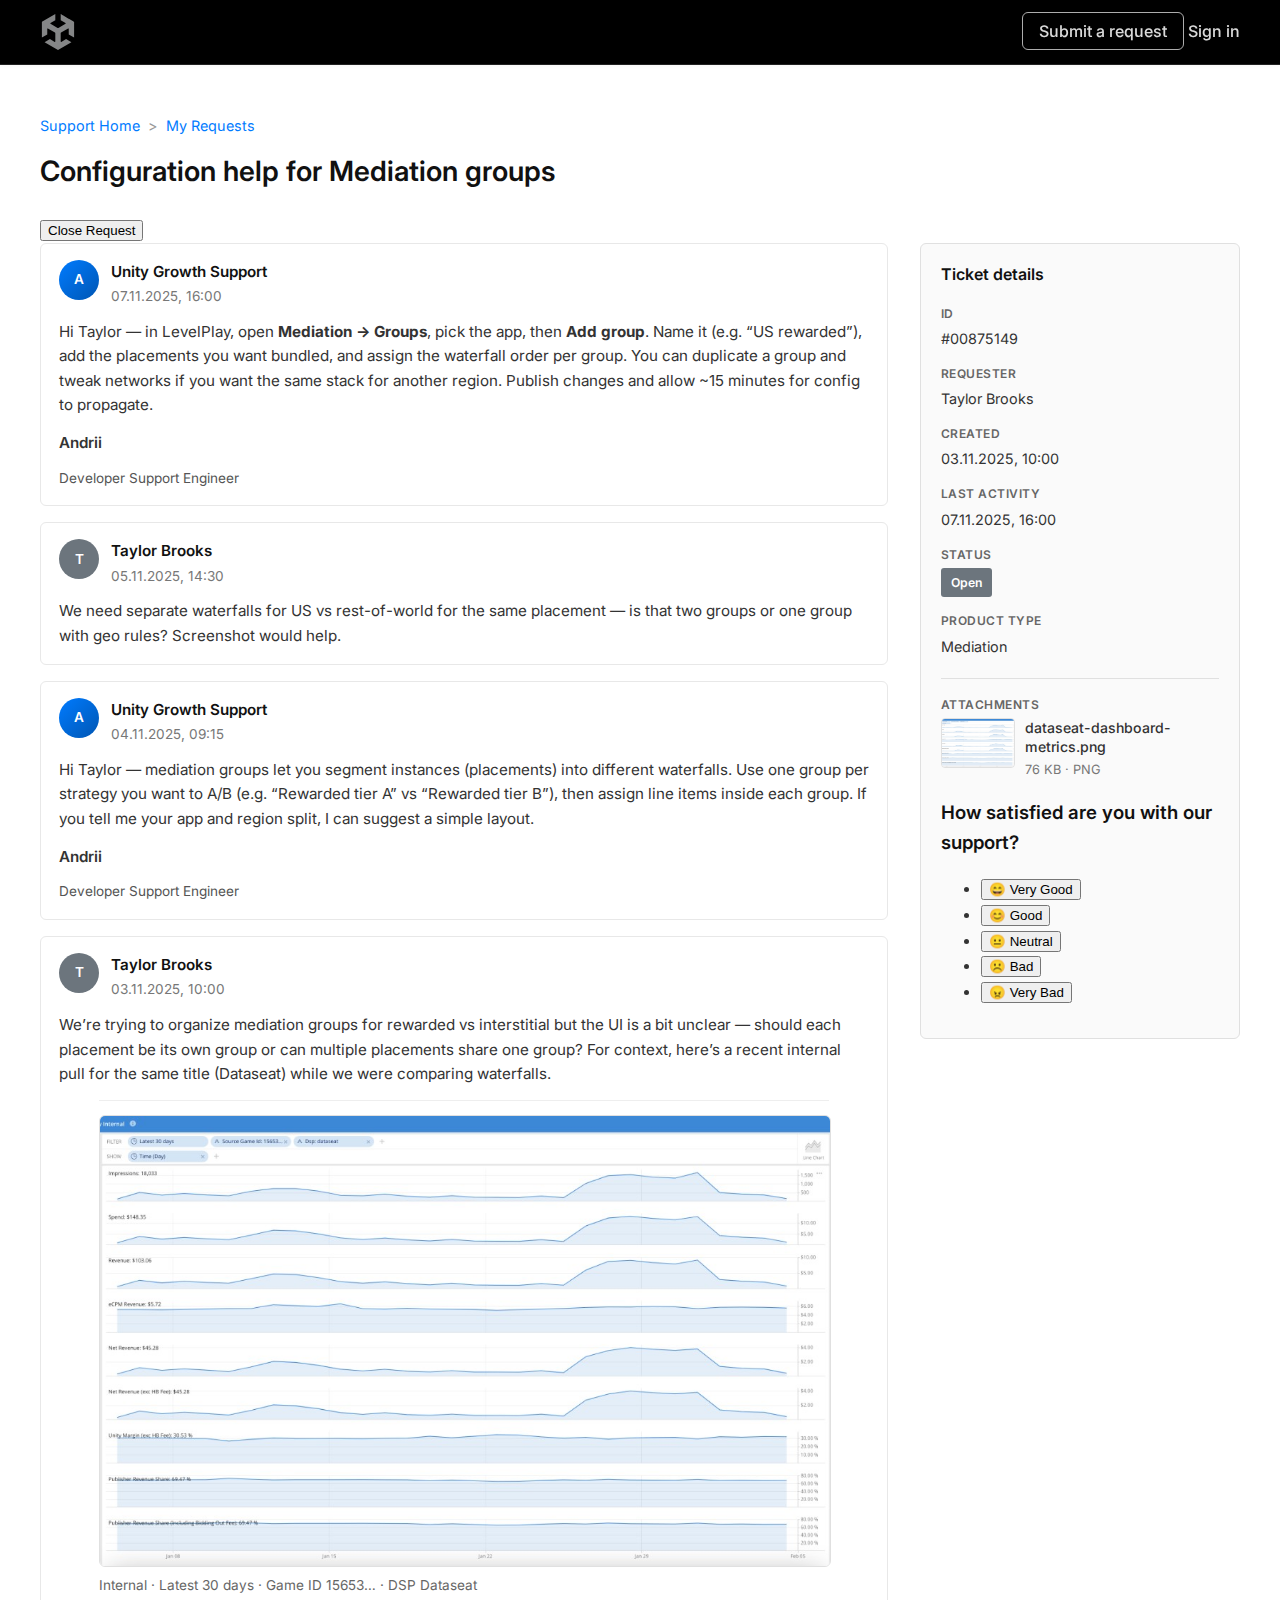
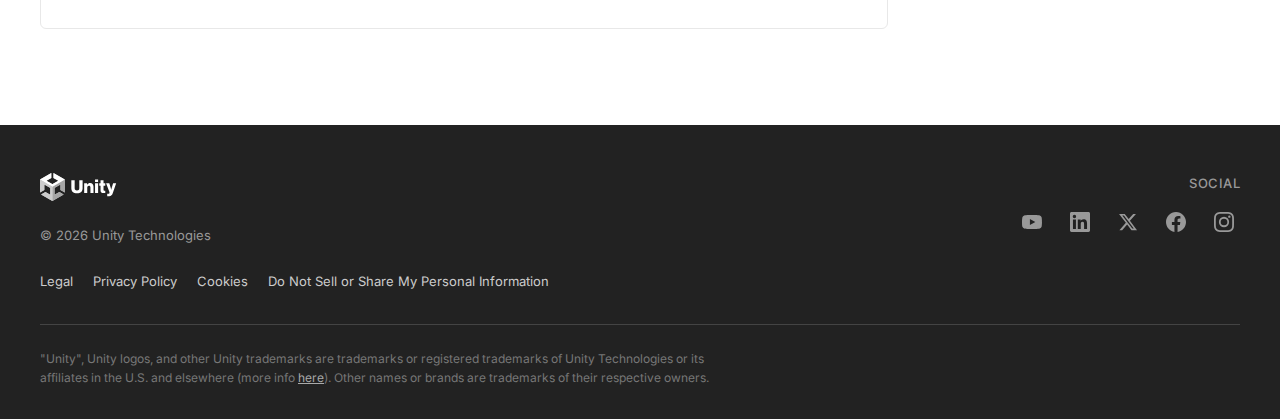
<file: pages/my-ticket-00875149.html>
<!DOCTYPE html>
<html lang="en">
<head>
    <meta charset="UTF-8">
    <meta name="viewport" content="width=device-width, initial-scale=1.0">
    <title>00875149 — Configuration help for Mediation groups | Unity Support</title>
    <link rel="preconnect" href="https://fonts.googleapis.com">
    <link rel="preconnect" href="https://fonts.gstatic.com" crossorigin>
    <link href="https://fonts.googleapis.com/css2?family=Inter:wght@400;500;600&family=Noto+Sans:wght@400;500&display=swap" rel="stylesheet">
    <link rel="stylesheet" href="../css/style.css">
</head>
<body>
    <a href="#main-content" class="skip-link">Skip to main content</a>

    <header class="unity-header">
        <div class="unity-header-container">
            <a href="../index.html" class="unity-logo-link">
                <img src="../images/unity-logo.svg" alt="Support logo" class="unity-logo">
            </a>
            <nav class="unity-nav"></nav>
        </div>
    </header>

    <main class="main-container ticket-page" id="main-content">
        <nav class="request-breadcrumbs" aria-label="Breadcrumb">
            <ol class="breadcrumbs">
                <li><a href="../index.html">Support Home</a></li>
                <li><a href="my-requests.html">My Requests</a></li>
            </ol>
        </nav>

        <header class="request-title-row">
            <h1 class="request-title">Configuration help for Mediation groups</h1>
            <button type="button" class="btn-close-request">Close Request</button>
        </header>

        <div class="request-layout">
            <section class="request-main" aria-label="Conversation">
                <ul class="comment-list">
                    <li class="comment">
                        <div class="comment-wrapper">
                            <div class="comment-info">
                                <div class="comment-author">
                                    <div class="comment-avatar comment-avatar--agent" aria-hidden="true">A</div>
                                    <div class="comment-meta">
                                        <span class="comment-author-name">Unity Growth Support</span>
                                        <time datetime="2025-11-07T16:00:00Z">07.11.2025, 16:00</time>
                                    </div>
                                </div>
                                <section class="comment-body">
                                    <p>Hi Taylor — in LevelPlay, open <strong>Mediation → Groups</strong>, pick the app, then <strong>Add group</strong>. Name it (e.g. “US rewarded”), add the placements you want bundled, and assign the waterfall order per group. You can duplicate a group and tweak networks if you want the same stack for another region. Publish changes and allow ~15 minutes for config to propagate.</p>
                                    <footer class="comment-signature">
                                        <p class="comment-signature-name">Andrii</p>
                                        <p class="comment-signature-role">Developer Support Engineer</p>
                                    </footer>
                                </section>
                            </div>
                        </div>
                    </li>
                    <li class="comment">
                        <div class="comment-wrapper">
                            <div class="comment-info">
                                <div class="comment-author">
                                    <div class="comment-avatar comment-avatar--customer" aria-hidden="true">T</div>
                                    <div class="comment-meta">
                                        <span class="comment-author-name">Taylor Brooks</span>
                                        <time datetime="2025-11-05T14:30:00Z">05.11.2025, 14:30</time>
                                    </div>
                                </div>
                                <section class="comment-body">
                                    <p>We need separate waterfalls for US vs rest-of-world for the same placement — is that two groups or one group with geo rules? Screenshot would help.</p>
                                </section>
                            </div>
                        </div>
                    </li>
                    <li class="comment">
                        <div class="comment-wrapper">
                            <div class="comment-info">
                                <div class="comment-author">
                                    <div class="comment-avatar comment-avatar--agent" aria-hidden="true">A</div>
                                    <div class="comment-meta">
                                        <span class="comment-author-name">Unity Growth Support</span>
                                        <time datetime="2025-11-04T09:15:00Z">04.11.2025, 09:15</time>
                                    </div>
                                </div>
                                <section class="comment-body">
                                    <p>Hi Taylor — mediation groups let you segment instances (placements) into different waterfalls. Use one group per strategy you want to A/B (e.g. “Rewarded tier A” vs “Rewarded tier B”), then assign line items inside each group. If you tell me your app and region split, I can suggest a simple layout.</p>
                                    <footer class="comment-signature">
                                        <p class="comment-signature-name">Andrii</p>
                                        <p class="comment-signature-role">Developer Support Engineer</p>
                                    </footer>
                                </section>
                            </div>
                        </div>
                    </li>
                    <li class="comment">
                        <div class="comment-wrapper">
                            <div class="comment-info">
                                <div class="comment-author">
                                    <div class="comment-avatar comment-avatar--customer" aria-hidden="true">T</div>
                                    <div class="comment-meta">
                                        <span class="comment-author-name">Taylor Brooks</span>
                                        <time datetime="2025-11-03T10:00:00Z">03.11.2025, 10:00</time>
                                    </div>
                                </div>
                                <section class="comment-body">
                                    <p>We’re trying to organize mediation groups for rewarded vs interstitial but the UI is a bit unclear — should each placement be its own group or can multiple placements share one group? For context, here’s a recent internal pull for the same title (Dataseat) while we were comparing waterfalls.</p>
                                    <figure class="comment-attachment">
                                        <img src="../images/dataseat-dashboard-metrics.png" width="800" height="450" alt="Internal dashboard: Dataseat demand metrics over 30 days">
                                        <figcaption>Internal · Latest 30 days · Game ID 15653… · DSP Dataseat</figcaption>
                                    </figure>
                                </section>
                            </div>
                        </div>
                    </li>
                </ul>
            </section>

            <aside class="request-sidebar" aria-labelledby="ticket-details-title">
                <h2 id="ticket-details-title">Ticket details</h2>
                <dl class="request-details">
                    <dt>ID</dt>
                    <dd>#00875149</dd>
                    <dt>Requester</dt>
                    <dd>Taylor Brooks</dd>
                    <dt>Created</dt>
                    <dd><time datetime="2025-11-03T10:00:00+00:00">03.11.2025, 10:00</time></dd>
                    <dt>Last activity</dt>
                    <dd><time datetime="2025-11-07T16:00:00+00:00">07.11.2025, 16:00</time></dd>
                    <dt>Status</dt>
                    <dd><span class="status-label status-label--waiting-support">Open</span></dd>
                    <dt>Product Type</dt>
                    <dd>Mediation</dd>
                </dl>
                <dl class="request-details request-details-attachments" aria-labelledby="ticket-attachments-heading">
                    <dt id="ticket-attachments-heading">Attachments</dt>
                    <dd>
                        <ul class="ticket-attachments-list">
                            <li>
                                <a href="../images/dataseat-dashboard-metrics.png" class="ticket-attachment-link" target="_blank" rel="noopener noreferrer">
                                    <img src="../images/dataseat-dashboard-metrics.png" alt="" class="ticket-attachment-thumb" width="72" height="48">
                                    <span class="ticket-attachment-text">
                                        <span class="ticket-attachment-name">dataseat-dashboard-metrics.png</span>
                                        <span class="ticket-attachment-meta">76 KB · PNG</span>
                                    </span>
                                </a>
                            </li>
                        </ul>
                    </dd>
                </dl>
                <section class="ticket-csat" aria-labelledby="ticket-csat-heading">
                    <h3 id="ticket-csat-heading" class="ticket-csat-heading">How satisfied are you with our support?</h3>
                    <ul class="ticket-csat-options" role="list">
                        <li>
                            <button type="button" class="ticket-csat-option" aria-label="Very Good">
                                <span class="ticket-csat-emoji" aria-hidden="true">😄</span>
                                <span class="ticket-csat-label">Very Good</span>
                            </button>
                        </li>
                        <li>
                            <button type="button" class="ticket-csat-option" aria-label="Good">
                                <span class="ticket-csat-emoji" aria-hidden="true">😊</span>
                                <span class="ticket-csat-label">Good</span>
                            </button>
                        </li>
                        <li>
                            <button type="button" class="ticket-csat-option" aria-label="Neutral">
                                <span class="ticket-csat-emoji" aria-hidden="true">😐</span>
                                <span class="ticket-csat-label">Neutral</span>
                            </button>
                        </li>
                        <li>
                            <button type="button" class="ticket-csat-option" aria-label="Bad">
                                <span class="ticket-csat-emoji" aria-hidden="true">☹️</span>
                                <span class="ticket-csat-label">Bad</span>
                            </button>
                        </li>
                        <li>
                            <button type="button" class="ticket-csat-option" aria-label="Very Bad">
                                <span class="ticket-csat-emoji" aria-hidden="true">😠</span>
                                <span class="ticket-csat-label">Very Bad</span>
                            </button>
                        </li>
                    </ul>
                </section>
            </aside>
        </div>
    </main>

    <footer class="footer">
      <div class="footer-inner">
        <div class="footer-flex-vertical">
          <div class="footer-flex-logo-copyright-social">
            <div class="footer-flex-vertical">
              <div class="footer-flex-start-logo-copyright">
                <a href="https://www.unity.com/">
                  <div class="unity-logo-black-foot">
                    <svg xmlns="http://www.w3.org/2000/svg" viewBox="0 0 286.1 96.6" aria-label="Unity Logo"><path fill="#ffffff" d="M108.1 52.6V25.2h11.5V53c0 4.5 2.3 7.6 8 7.6 5.3 0 7.9-3.2 7.9-7.8V25.2H147v27.4c0 10.7-6.4 17.2-19.4 17.2-13.1 0-19.5-6.3-19.5-17.2zm44.2-16.9h10.2v4.5h.2c2.5-3.6 5.7-5.5 10.3-5.5 7.3 0 11.6 5.2 11.6 12.6V69H174V49.5c0-3.5-1.8-5.9-5.2-5.9-3.5 0-5.8 2.9-5.8 7V69h-10.6V35.7zm37.6-13.2h10.6v8.6h-10.6v-8.6zm0 13.2h10.6V69h-10.6V35.7zm19 24.5V44.3h-4.4v-8.6h4.4V25.2h10.3v10.5h6v8.6h-6v13.6c0 2.6 1.4 3.2 3.7 3.2.9 0 1.9-.1 2.3-.1v7.7c-.9.3-2.9.5-5.8.5-6.1.2-10.5-1.8-10.5-9zm22.9 11.5h3.6c3.1 0 4.4-1.2 4.4-3.5 0-1.4-.6-3.4-2-6.9L228 35.7h11.2l4.5 14.2c1 3.2 2.1 7.7 2.1 7.7h.1s.9-4.4 1.9-7.7l4.4-14.2h10.6l-11.5 33.7c-2.7 7.8-5.8 10.5-12.5 10.5h-6.9v-8.2z"/><path fill="#cccccc" d="M85.6 67.6V22.5L46.5 0v17.3l15.3 8.8c.6.3.6 1.2 0 1.5L43.6 38.1c-.5.3-1.2.3-1.7 0L23.7 27.6c-.6-.3-.6-1.2 0-1.5L39 17.3V0L0 22.5v45.1-.2.2L15 59V41.3c0-.6.7-1.1 1.3-.7l18.2 10.5c.5.3.9.9.9 1.5v21c0 .6-.7 1.1-1.3.7l-15.3-8.8-15 8.6 39 22.5 39-22.5-15-8.6-15.3 8.8c-.5.3-1.3-.1-1.3-.7v-21c0-.6.3-1.2.9-1.5l18.2-10.5c.5-.3 1.3.1 1.3.7V59l15 8.6z"/><path fill="#a6a6a6" d="m42.8 96.6 39-22.5-15-8.6-15.3 8.8c-.5.3-1.3-.1-1.3-.7v-21c0-.6.3-1.2.9-1.5l18.2-10.5c.5-.3 1.3.1 1.3.7V59l15 8.6V22.5L42.8 47.2v49.4z"/><path fill="#ffffff" d="M46.5 0v17.3l15.3 8.8c.6.3.6 1.2 0 1.5L43.6 38.1c-.5.3-1.2.3-1.7 0L23.7 27.6c-.6-.3-.6-1.2 0-1.5L39 17.3V0L0 22.5l42.8 24.7 42.8-24.7L46.5 0z"/><path fill="#cccccc" d="m34 74.3-15.3-8.8-15 8.6 39 22.5V47.2L0 22.5v45.1-.2.2L15 59V41.3c0-.6.7-1.1 1.3-.7l18.2 10.5c.5.3.9.9.9 1.5v21c-.1.6-.8 1-1.4.7z"/></svg>
                  </div>
                </a>
              </div>
              <div class="footer-flex-start-logo-copyright">
                <small class="copyright-uni">&copy; 2026 Unity Technologies</small>
              </div>
              <div class="footer-links">
                <ul class="no-bullets">
                  <li><a href="https://unity.com/legal">Legal</a></li>
                  <li><a href="https://unity.com/legal/privacy-policy">Privacy Policy</a></li>
                  <li><a href="https://unity.com/legal/cookie-policy">Cookies</a></li>
                  <li><a href="https://unity.com/legal/do-not-sell-my-personal-information">Do Not Sell or Share My Personal Information</a></li>
                </ul>
              </div>
            </div>
            <div class="footer-flex-social">
              <div class="social-label">Social</div>
              <div class="social-links">
                <a href="https://www.youtube.com/user/Unity3D" class="social-links-icon youtube" target="_blank" aria-label="Unity Technologies Youtube Page (opens in a new window)">
                  <svg xmlns="http://www.w3.org/2000/svg" viewBox="0 0 24 24"><path d="M23.5 6.2a3 3 0 0 0-2.1-2.1C19.5 3.5 12 3.5 12 3.5s-7.5 0-9.4.6A3 3 0 0 0 .5 6.2C0 8.1 0 12 0 12s0 3.9.5 5.8a3 3 0 0 0 2.1 2.1c1.9.6 9.4.6 9.4.6s7.5 0 9.4-.6a3 3 0 0 0 2.1-2.1c.5-1.9.5-5.8.5-5.8s0-3.9-.5-5.8zM9.5 15.5v-7L16 12l-6.5 3.5z"/></svg>
                </a>
                <a href="https://www.linkedin.com/company/unity-technologies" class="social-links-icon linkedin" target="_blank" aria-label="Unity Technologies LinkedIn Page (opens in a new window)">
                  <svg xmlns="http://www.w3.org/2000/svg" viewBox="0 0 24 24"><path d="M20.45 20.45h-3.55v-5.57c0-1.33-.02-3.04-1.85-3.04-1.85 0-2.14 1.45-2.14 2.94v5.67H9.36V9h3.41v1.56h.05c.48-.9 1.64-1.85 3.37-1.85 3.6 0 4.27 2.37 4.27 5.46v6.28zM5.34 7.43a2.06 2.06 0 1 1 0-4.12 2.06 2.06 0 0 1 0 4.12zM7.12 20.45H3.56V9h3.56v11.45zM22.22 0H1.77C.79 0 0 .77 0 1.73v20.54C0 23.23.79 24 1.77 24h20.45c.98 0 1.78-.77 1.78-1.73V1.73C24 .77 23.2 0 22.22 0z"/></svg>
                </a>
                <a href="https://www.x.com/unity" class="social-links-icon twitter" target="_blank" aria-label="Unity Technologies X Page (opens in a new window)">
                  <svg xmlns="http://www.w3.org/2000/svg" viewBox="0 0 24 24"><path d="M18.244 2.25h3.308l-7.227 8.26 8.502 11.24H16.17l-5.214-6.817L4.99 21.75H1.68l7.73-8.835L1.254 2.25H8.08l4.713 6.231zm-1.161 17.52h1.833L7.084 4.126H5.117z"/></svg>
                </a>
                <a href="https://www.facebook.com/unity3d" class="social-links-icon facebook" target="_blank" aria-label="Unity Technologies Facebook Page (opens in a new window)">
                  <svg xmlns="http://www.w3.org/2000/svg" viewBox="0 0 24 24"><path d="M24 12.07C24 5.41 18.63 0 12 0S0 5.41 0 12.07c0 6.02 4.39 11.01 10.13 11.93v-8.44H7.08v-3.49h3.04V9.41c0-3.02 1.79-4.69 4.53-4.69 1.31 0 2.68.24 2.68.24v2.97h-1.51c-1.49 0-1.95.93-1.95 1.89v2.26h3.33l-.53 3.49h-2.8v8.44C19.61 23.08 24 18.09 24 12.07z"/></svg>
                </a>
                <a href="https://www.instagram.com/unitytechnologies" class="social-links-icon instagram" target="_blank" aria-label="Unity Technologies Instagram Page (opens in a new window)">
                  <svg xmlns="http://www.w3.org/2000/svg" viewBox="0 0 24 24"><path d="M12 2.16c3.2 0 3.58.01 4.85.07 1.17.05 1.8.25 2.23.41.56.22.96.48 1.38.9.42.42.68.82.9 1.38.16.42.36 1.06.41 2.23.06 1.27.07 1.65.07 4.85s-.01 3.58-.07 4.85c-.05 1.17-.25 1.8-.41 2.23a3.72 3.72 0 0 1-.9 1.38c-.42.42-.82.68-1.38.9-.42.16-1.06.36-2.23.41-1.27.06-1.65.07-4.85.07s-3.58-.01-4.85-.07c-1.17-.05-1.8-.25-2.23-.41a3.72 3.72 0 0 1-1.38-.9 3.72 3.72 0 0 1-.9-1.38c-.16-.42-.36-1.06-.41-2.23C2.17 15.58 2.16 15.2 2.16 12s.01-3.58.07-4.85c.05-1.17.25-1.8.41-2.23.22-.56.48-.96.9-1.38.42-.42.82-.68 1.38-.9.42-.16 1.06-.36 2.23-.41C8.42 2.17 8.8 2.16 12 2.16zM12 0C8.74 0 8.33.01 7.05.07 5.78.13 4.9.33 4.14.63a5.88 5.88 0 0 0-2.13 1.38A5.88 5.88 0 0 0 .63 4.14C.33 4.9.13 5.78.07 7.05.01 8.33 0 8.74 0 12s.01 3.67.07 4.95c.06 1.27.26 2.15.56 2.91.31.8.72 1.47 1.38 2.13a5.88 5.88 0 0 0 2.13 1.38c.76.3 1.64.5 2.91.56C8.33 23.99 8.74 24 12 24s3.67-.01 4.95-.07c1.27-.06 2.15-.26 2.91-.56a5.88 5.88 0 0 0 2.13-1.38 5.88 5.88 0 0 0 1.38-2.13c.3-.76.5-1.64.56-2.91.06-1.28.07-1.69.07-4.95s-.01-3.67-.07-4.95c-.06-1.27-.26-2.15-.56-2.91a5.88 5.88 0 0 0-1.38-2.13A5.88 5.88 0 0 0 19.86.63C19.1.33 18.22.13 16.95.07 15.67.01 15.26 0 12 0zm0 5.84a6.16 6.16 0 1 0 0 12.32 6.16 6.16 0 0 0 0-12.32zM12 16a4 4 0 1 1 0-8 4 4 0 0 1 0 8zm7.85-10.41a1.44 1.44 0 1 0-2.88 0 1.44 1.44 0 0 0 2.88 0z"/></svg>
                </a>
              </div>
            </div>
          </div>
          <div class="footer-flex-start-copyright-language">
            <small class="unity-trademark-text">"Unity", Unity logos, and other Unity trademarks are trademarks or registered trademarks of Unity Technologies or its affiliates in the U.S. and elsewhere (more info <a target="_blank" class="trademark-link" href="https://unity.com/legal/trademarks" aria-label="Visit Unity Technologies Trademarks (opens in a new window)">here</a>). Other names or brands are trademarks of their respective owners.</small>
          </div>
        </div>
      </div>
    </footer>

    <script src="../js/data.js"></script>
    <script src="../js/main.js"></script>
</body>
</html>
</file>
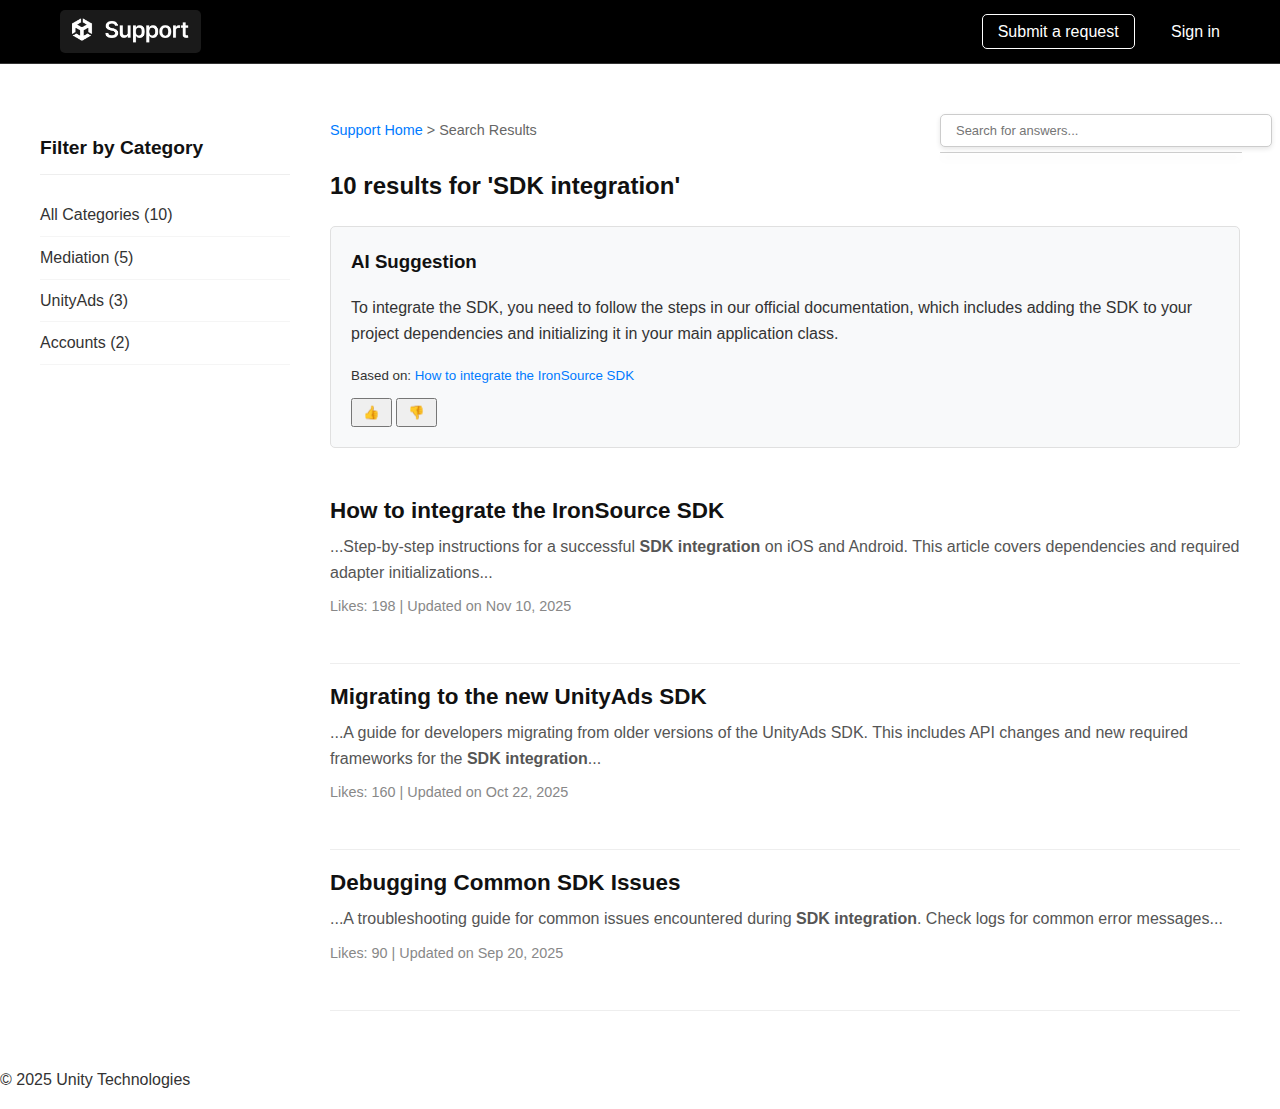
<file: pages/search-results.html>
<!DOCTYPE html>
<html lang="en">
<head>
    <meta charset="UTF-8">
    <meta name="viewport" content="width=device-width, initial-scale=1.0">
    <title>Search Results - Unity Support</title>
    <link rel="stylesheet" href="../css/style.css">
</head>

<!-- Intercom script for user support -->
<script>
  window.intercomSettings = {
    api_base: "https://api-iam.intercom.io",
    app_id: "s0c7oq3q",
  };
</script>


<script>
  // We pre-filled your app ID in the widget URL: 'https://widget.intercom.io/widget/s0c7oq3q'
  (function(){var w=window;var ic=w.Intercom;if(typeof ic==="function"){ic('reattach_activator');ic('update',w.intercomSettings);}else{var d=document;var i=function(){i.c(arguments);};i.q=[];i.c=function(args){i.q.push(args);};w.Intercom=i;var l=function(){var s=d.createElement('script');s.type='text/javascript';s.async=true;s.src='https://widget.intercom.io/widget/s0c7oq3q';var x=d.getElementsByTagName('script')[0];x.parentNode.insertBefore(s,x);};if(document.readyState==='complete'){l();}else if(w.attachEvent){w.attachEvent('onload',l);}else{w.addEventListener('load',l,false);}}})();
</script>

<body>
    <header class="header">
        <div class="logo">
            <a href="../index.html"><img src="../images/support-logo.png" alt="Support logo"></a>
        </div>
        <nav class="header-nav">
            <!-- User controls will be injected by JavaScript -->
        </nav>
    </header>

    <div class="main-container page-container">
        <aside class="sidebar">
            <h3>Filter by Category</h3>
            <ul>
                <li><a href="#">All Categories (10)</a></li>
                <li><a href="#">Mediation (5)</a></li>
                <li><a href="#">UnityAds (3)</a></li>
                <li><a href="#">Accounts (2)</a></li>
            </ul>
        </aside>

        <main class="main-content">
            <div class="breadcrumbs" style="display: flex; justify-content: space-between; align-items: center; margin-bottom: 20px;">
                <div>
                    <a href="../index.html">Support Home</a> &gt; Search Results
                </div>
                <div class="search-bar" style="width: 300px;">
                    <input type="text" placeholder="Search for answers..." style="width: 100%; padding: 8px 15px; border: 1px solid #ccc; border-radius: 5px; font-size: 0.9em;">
                </div>
            </div>
            
            <h2>10 results for 'SDK integration'</h2>

            <div class="ai-answer-box">
                <h3>AI Suggestion</h3>
                <p>To integrate the SDK, you need to follow the steps in our official documentation, which includes adding the SDK to your project dependencies and initializing it in your main application class.</p>
                <small>Based on: <a href="article.html?id=6">How to integrate the IronSource SDK</a></small>
                <div class="feedback" style="margin-top: 10px;">
                    <button style="padding: 5px 10px;">👍</button>
                    <button style="padding: 5px 10px;">👎</button>
                </div>
            </div>

            <section class="article-list">
                <div class="article-list-item">
                    <h3><a href="article.html?id=6">How to integrate the IronSource SDK</a></h3>
                    <p>...Step-by-step instructions for a successful <b>SDK integration</b> on iOS and Android. This article covers dependencies and required adapter initializations...</p>
                    <div class="article-meta">Likes: 198 | Updated on Nov 10, 2025</div>
                </div>
                <div class="article-list-item">
                    <h3><a href="article.html?id=10">Migrating to the new UnityAds SDK</a></h3>
                    <p>...A guide for developers migrating from older versions of the UnityAds SDK. This includes API changes and new required frameworks for the <b>SDK integration</b>...</p>
                    <div class="article-meta">Likes: 160 | Updated on Oct 22, 2025</div>
                </div>
                <div class="article-list-item">
                    <h3><a href="article.html?id=15">Debugging Common SDK Issues</a></h3>
                    <p>...A troubleshooting guide for common issues encountered during <b>SDK integration</b>. Check logs for common error messages...</p>
                    <div class="article-meta">Likes: 90 | Updated on Sep 20, 2025</div>
                </div>
            </section>
        </main>
    </div>

    <footer>
        <p>&copy; 2025 Unity Technologies</p>
    </footer>

    <script src="../js/data.js"></script>
    <script src="../js/main.js"></script>
</body>
</html>
</file>
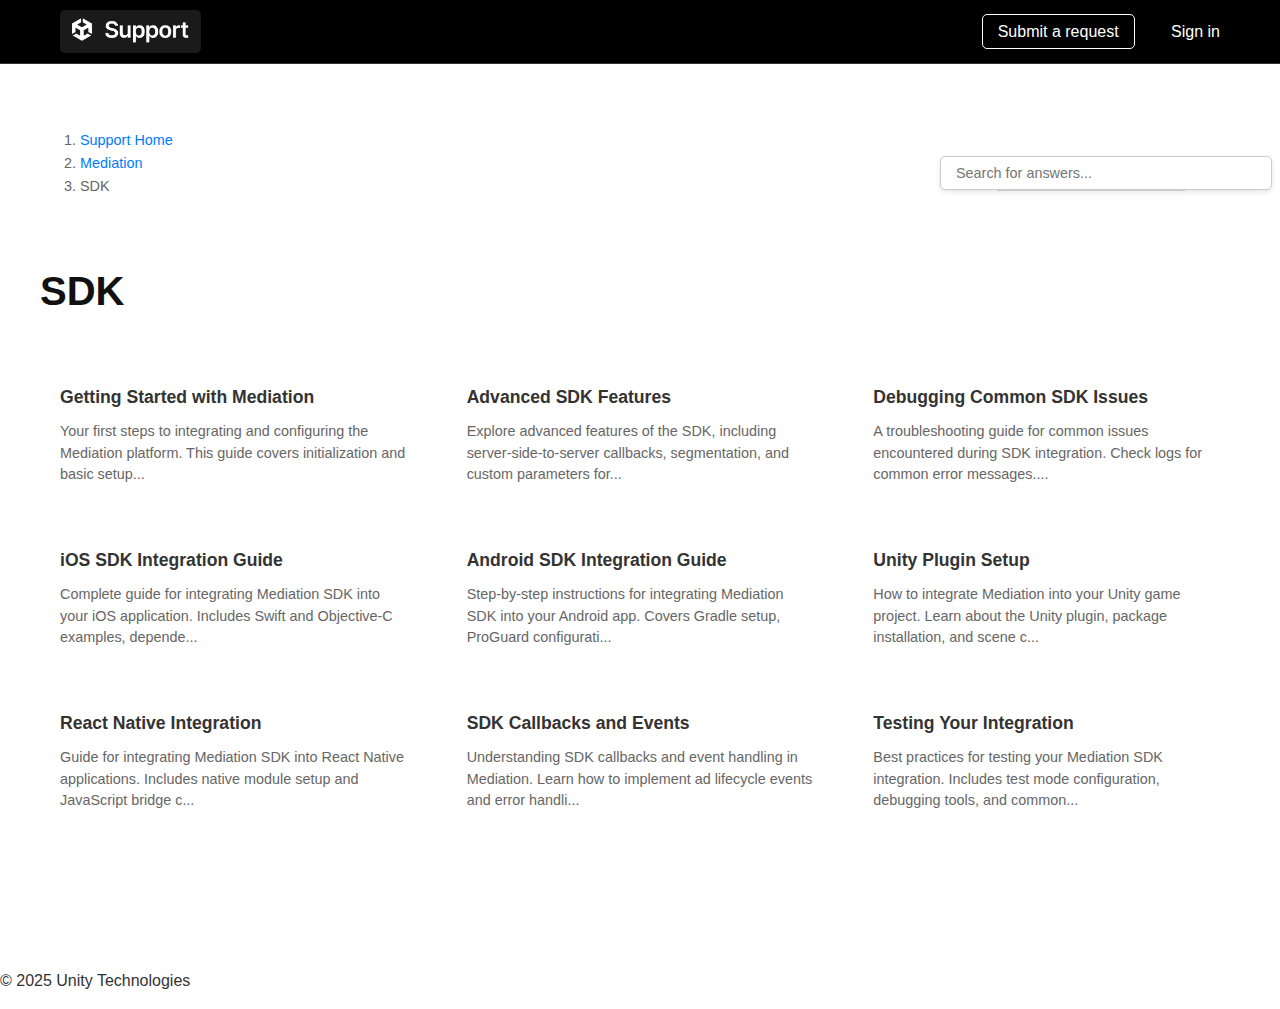
<file: pages/section-articles.html>
<!DOCTYPE html>
<html lang="en">
<head>
    <meta charset="UTF-8">
    <meta name="viewport" content="width=device-width, initial-scale=1.0">
    <title>Section Articles - Unity Support</title>
    <link rel="stylesheet" href="../css/style.css">
</head>

<body>
    <a href="#main-content" class="skip-link">Skip to main content</a>

    <header class="header">
        <div class="logo">
            <a href="../index.html"><img src="../images/support-logo.png" alt="Unity Support home"></a>
        </div>
        <nav class="header-nav" aria-label="Main navigation">
            <!-- User controls will be injected by JavaScript -->
        </nav>
    </header>

    <div class="main-container">
        <main class="main-content" id="main-content" style="width: 100%;">
            <div style="display: flex; justify-content: space-between; align-items: center; margin-bottom: 20px;">
                <nav class="breadcrumbs" aria-label="Breadcrumb" id="breadcrumb-content">
                    <ol>
                        <li><a href="../index.html">Support Home</a></li>
                        <li><a id="category-name-link" href="#">Category</a></li>
                        <li aria-current="page"><span id="section-name">Section</span></li>
                    </ol>
                </nav>
                <div class="search-bar" style="width: 300px;" role="search">
                    <label for="section-search" class="sr-only">Search for answers</label>
                    <input type="text" id="section-search" placeholder="Search for answers..." style="width: 100%; padding: 8px 15px; border: 1px solid #ccc; border-radius: 5px; font-size: 0.9em;">
                </div>
            </div>
            
            <header class="article-header">
                <h1 id="section-title">Section Title</h1>
            </header>

            <div id="articles-grid" class="section-articles-grid" aria-live="polite">
                <!-- Articles will be injected by JavaScript -->
            </div>

            <nav id="pagination" class="pagination" aria-label="Pagination">
                <!-- Pagination will be injected by JavaScript -->
            </nav>
        </main>
    </div>

    <footer>
        <p>&copy; 2025 Unity Technologies</p>
    </footer>

    <!-- Intercom script for user support -->
    <script>
      window.intercomSettings = {
        api_base: "https://api-iam.intercom.io",
        app_id: "s0c7oq3q",
      };
    </script>
    <script>
      (function(){var w=window;var ic=w.Intercom;if(typeof ic==="function"){ic('reattach_activator');ic('update',w.intercomSettings);}else{var d=document;var i=function(){i.c(arguments);};i.q=[];i.c=function(args){i.q.push(args);};w.Intercom=i;var l=function(){var s=d.createElement('script');s.type='text/javascript';s.async=true;s.src='https://widget.intercom.io/widget/s0c7oq3q';var x=d.getElementsByTagName('script')[0];x.parentNode.insertBefore(s,x);};if(document.readyState==='complete'){l();}else if(w.attachEvent){w.attachEvent('onload',l);}else{w.addEventListener('load',l,false);}}})();
    </script>

    <script src="../js/data.js"></script>
    <script src="../js/main.js"></script>
    <script>
        document.addEventListener('DOMContentLoaded', () => {
            // Get URL parameters
            const urlParams = new URLSearchParams(window.location.search);
            const category = urlParams.get('category') || 'Mediation';
            let section = urlParams.get('section') || 'SDK';
            // Normalize "General & Account" when URL was not encoded (e.g. section=General & Account → section becomes "General ")
            if (section === 'General ' || section === 'General' || section === 'General&Account') {
                section = 'General & Account';
            }
            const page = parseInt(urlParams.get('page')) || 1;

            // Update page title and breadcrumbs
            document.getElementById('section-title').textContent = section;
            const catNameLink = document.getElementById('category-name-link');
            if (catNameLink) {
                catNameLink.textContent = category;
                catNameLink.href = `article-category.html?category=${encodeURIComponent(category)}`;
            }
            document.getElementById('section-name').textContent = section;
            document.title = `${section} - ${category} - Unity Support`;

            // Filter articles by category and section
            const filteredArticles = articles.filter(a => 
                a.category === category && a.section === section
            );

            // Pagination settings
            const articlesPerPage = 18;
            const totalPages = Math.ceil(filteredArticles.length / articlesPerPage);
            const startIndex = (page - 1) * articlesPerPage;
            const endIndex = startIndex + articlesPerPage;
            const currentPageArticles = filteredArticles.slice(startIndex, endIndex);

            // Display articles in grid
            const articlesGrid = document.getElementById('articles-grid');
            if (currentPageArticles.length > 0) {
                articlesGrid.innerHTML = currentPageArticles.map(article => `
                    <a href="article.html?id=${article.id}" class="section-article-card">
                        <h3>${article.title}</h3>
                        <p>${article.content.substring(0, 120)}...</p>
                    </a>
                `).join('');
            } else {
                articlesGrid.innerHTML = '<p style="grid-column: 1 / -1; text-align: center; color: #666; padding: 40px;">No articles found in this section.</p>';
            }

            // Display pagination
            const pagination = document.getElementById('pagination');
            if (totalPages > 1) {
                let paginationHTML = '';

                // Previous button
                if (page > 1) {
                    paginationHTML += `<a href="?category=${encodeURIComponent(category)}&section=${encodeURIComponent(section)}&page=${page - 1}" aria-label="Previous page" style="padding: 8px 15px; border: 1px solid #ccc; border-radius: 5px; text-decoration: none; color: #333; background-color: white;">&laquo; Previous</a>`;
                } else {
                    paginationHTML += `<span aria-disabled="true" aria-label="Previous page, unavailable" style="padding: 8px 15px; color: #767676; cursor: not-allowed;">&laquo; Previous</span>`;
                }

                // Page numbers
                const maxVisiblePages = 7;
                let startPage = Math.max(1, page - Math.floor(maxVisiblePages / 2));
                let endPage = Math.min(totalPages, startPage + maxVisiblePages - 1);

                if (endPage - startPage < maxVisiblePages - 1) {
                    startPage = Math.max(1, endPage - maxVisiblePages + 1);
                }

                if (startPage > 1) {
                    paginationHTML += `<a href="?category=${encodeURIComponent(category)}&section=${encodeURIComponent(section)}&page=1" style="padding: 8px 12px; border: 1px solid #ccc; border-radius: 5px; text-decoration: none; color: #333; background-color: white;">1</a>`;
                    if (startPage > 2) {
                        paginationHTML += `<span style="padding: 8px 5px; color: #666;">...</span>`;
                    }
                }

                for (let i = startPage; i <= endPage; i++) {
                    if (i === page) {
                        paginationHTML += `<span aria-current="page" style="padding: 8px 12px; border: 1px solid #007bff; border-radius: 5px; background-color: #007bff; color: white; font-weight: 600;">${i}</span>`;
                    } else {
                        paginationHTML += `<a href="?category=${encodeURIComponent(category)}&section=${encodeURIComponent(section)}&page=${i}" aria-label="Page ${i}" style="padding: 8px 12px; border: 1px solid #ccc; border-radius: 5px; text-decoration: none; color: #333; background-color: white;">${i}</a>`;
                    }
                }

                if (endPage < totalPages) {
                    if (endPage < totalPages - 1) {
                        paginationHTML += `<span style="padding: 8px 5px; color: #666;">...</span>`;
                    }
                    paginationHTML += `<a href="?category=${encodeURIComponent(category)}&section=${encodeURIComponent(section)}&page=${totalPages}" style="padding: 8px 12px; border: 1px solid #ccc; border-radius: 5px; text-decoration: none; color: #333; background-color: white;">${totalPages}</a>`;
                }

                // Next button
                if (page < totalPages) {
                    paginationHTML += `<a href="?category=${encodeURIComponent(category)}&section=${encodeURIComponent(section)}&page=${page + 1}" aria-label="Next page" style="padding: 8px 15px; border: 1px solid #ccc; border-radius: 5px; text-decoration: none; color: #333; background-color: white;">Next &raquo;</a>`;
                } else {
                    paginationHTML += `<span aria-disabled="true" aria-label="Next page, unavailable" style="padding: 8px 15px; color: #767676; cursor: not-allowed;">Next &raquo;</span>`;
                }

                pagination.innerHTML = paginationHTML;
            } else {
                pagination.innerHTML = '';
            }
        });
    </script>
</body>
</html>
</file>
<file: css/style.css>
/* --- Accessibility Utilities --- */
.sr-only {
    position: absolute;
    width: 1px;
    height: 1px;
    padding: 0;
    margin: -1px;
    overflow: hidden;
    clip: rect(0, 0, 0, 0);
    white-space: nowrap;
    border: 0;
}

.skip-link {
    position: absolute;
    top: -100%;
    left: 16px;
    z-index: 10000;
    padding: 12px 24px;
    background: #007bff;
    color: #fff;
    font-weight: 600;
    font-size: 16px;
    text-decoration: none;
    border-radius: 0 0 6px 6px;
    transition: top 0.2s;
}

.skip-link:focus {
    top: 0;
}

/* --- General Body & Typography --- */
body {
    font-family: 'Inter', 'Noto Sans', sans-serif;
    margin: 0;
    padding-top: 64px;
    background-color: #FFFFFF;
    color: #333;
    font-size: 16px;
    line-height: 1.6;
}

/* Pages without fixed header (e.g. my-requests) have no top gap */
body:not(:has(.unity-header)) {
    padding-top: 0;
}

a {
    color: #007bff;
    text-decoration: none;
}

a:hover {
    text-decoration: underline;
}

h1, h2, h3 {
    font-weight: 600;
    color: #111;
}

/* --- Unity Header (fixed) --- */
.unity-header {
    background: #000000;
    height: 64px;
    width: 100%;
    position: fixed;
    top: 0;
    left: 0;
    z-index: 1000;
    border-bottom: 1px solid #222;
    display: flex;
    align-items: center;
    box-shadow: 0 1px 4px rgba(0, 0, 0, 0.04);
}

.unity-header-container {
    width: 100%;
    max-width: 1200px;
    margin: 0 auto;
    display: flex;
    align-items: center;
    padding: 0 20px;
}

.unity-logo-link {
    display: flex;
    align-items: center;
    opacity: 0.85;
    transition: opacity 0.2s, transform 0.2s;
}

.unity-logo-link:hover {
    opacity: 1;
    transform: scale(1.08);
}

.unity-logo {
    height: 36px;
    width: auto;
    display: block;
    margin-right: 24px;
}

.unity-nav {
    display: flex;
    align-items: center;
    margin-left: auto;
}

.unity-nav-link {
    color: #fff;
    opacity: 0.85;
    font-size: 16px;
    text-decoration: none;
    font-weight: 500;
    margin-left: 24px;
    transition: opacity 0.2s;
}

.unity-nav-link:hover {
    opacity: 1;
}

/* Unity header: injected user controls (Submit a request, My Requests, Sign in) */
.unity-nav .user-controls {
    display: flex;
    align-items: center;
    gap: 32px;
    margin-left: auto;
}

.unity-nav .user-controls a {
    color: #fff;
    opacity: 0.85;
    font-size: 16px;
    font-weight: 500;
    text-decoration: none;
    transition: opacity 0.2s;
}

.unity-nav .user-controls a:hover {
    opacity: 1;
}

.unity-nav .user-controls .btn-submit {
    border: 1px solid rgba(255, 255, 255, 0.8);
    padding: 8px 16px;
    border-radius: 6px;
}

.unity-nav .user-controls .btn-submit:hover {
    background: rgba(255, 255, 255, 0.15);
    border-color: #fff;
}

.unity-nav .user-menu {
    position: relative;
}

.unity-nav .dropdown-content {
    background: #fff;
    color: #333;
}

.unity-nav .dropdown-content a {
    color: #202020;
}

/* --- Legacy header (for other pages if needed) --- */
.header {
    background-color: #000000;
    color: white;
    padding: 10px max(20px, calc((100% - 1200px) / 2 + 20px));
    display: flex;
    justify-content: space-between;
    align-items: center;
    border-bottom: 1px solid #333;
}

.header .logo {
    background-color: rgba(255, 255, 255, 0.1);
    padding: 8px 12px;
    border-radius: 5px;
    transition: background-color 0.2s;
}

.header .logo:hover {
    background-color: rgba(255, 255, 255, 0.2);
}

.header .logo a {
    display: inline-block;
    text-decoration: none;
}

.header .logo img {
    height: 27px;
    vertical-align: middle;
    filter: brightness(1.2) contrast(1.1);
}

.header-nav a {
    color: white;
    margin-left: 32px;
    font-weight: 500;
}

.header-nav .btn-submit {
    border: 1px solid white;
    padding: 8px 15px;
    border-radius: 5px;
}

.header-nav .btn-submit:hover {
    background-color: white;
    color: #222;
    text-decoration: none;
}

/* --- Header User Menu --- */
.user-menu:hover .dropdown-content {
    display: block !important;
}

/* --- Hero Section (Main Page) --- */
.hero-section {
    position: relative;
    z-index: 10;
    height: 400px;
    padding-top: 0;
    background-image: url('../images/hero.png');
    background-size: cover;
    background-position: center;
    display: flex;
    align-items: center;
    justify-content: center;
    overflow: visible;
}

.hero-overlay {
    position: absolute;
    top: 0;
    left: 0;
    right: 0;
    bottom: 0;
    background: linear-gradient(to bottom, rgba(0, 0, 0, 0.4), rgba(0, 0, 0, 0.6));
}

.hero-content {
    position: relative;
    z-index: 2;
    text-align: center;
    max-width: 1000px;
    padding: 0 20px;
    width: 100%;
}

.hero-title {
    color: white;
    font-size: 48px;
    font-weight: 600;
    font-family: 'Inter', 'Noto Sans', sans-serif;
    margin-bottom: 16px;
    text-shadow: 0 2px 4px rgba(0, 0, 0, 0.3);
}

.hero-subtitle {
    color: rgba(255, 255, 255, 0.95);
    font-size: 18px;
    font-family: 'Inter', 'Noto Sans', sans-serif;
    margin-bottom: 32px;
    text-shadow: 0 1px 2px rgba(0, 0, 0, 0.3);
}

/* Search bar in hero */
.search-container {
    position: relative;
    max-width: 600px;
    margin: 0 auto;
}

.search-wrapper {
    position: relative;
    display: flex;
    align-items: center;
    overflow: hidden;
    border-radius: 8px;
}

.search-icon {
    position: absolute;
    left: 20px;
    color: #646478;
    font-size: 20px;
    pointer-events: none;
}

.search-input {
    width: 100%;
    padding: 16px 20px 16px 56px;
    font-size: 16px;
    font-family: 'Inter', 'Noto Sans', sans-serif;
    border: none;
    border-radius: 8px;
    box-shadow: 0 4px 12px rgba(0, 0, 0, 0.15);
    transition: box-shadow 0.3s ease;
}

.search-input:focus {
    box-shadow: 0 4px 16px rgba(0, 0, 0, 0.25);
    outline: 3px solid #005fcc;
    outline-offset: 2px;
}

:focus-visible {
    outline: 3px solid #005fcc;
    outline-offset: 2px;
}

:focus:not(:focus-visible) {
    outline: none;
}

.search-input::placeholder {
    color: #999;
}

/* Legacy search bar (for pages that use .search-bar) */
.search-bar {
    position: relative;
}

.search-bar input[type="text"] {
    width: 60%;
    padding: 15px 20px;
    font-size: 1.1em;
    border-radius: 5px;
    border: 1px solid #ccc;
    box-shadow: 0 2px 5px rgba(0,0,0,0.1);
}

/* --- Main Content Sections --- */
.main-container {
    max-width: 1200px;
    margin: 0 auto;
    padding: 50px 20px 40px;
}

.unity-help-container {
    padding-top: 64px;
}

.section-title {
    text-align: left;
    font-size: 2em;
    margin-bottom: 40px;
}

/* --- UPDATED FOR 2x2 GRID --- */
.category-grid {
    display: grid;
    grid-template-columns: repeat(2, 1fr); /* This enforces the 2x2 grid */
    gap: 20px;
}

/* --- 3 COLUMN GRID FOR UNITY PRODUCTS --- */
.category-grid-3col {
    display: grid;
    grid-template-columns: repeat(3, 1fr); /* This enforces the 3x2 grid */
    gap: 20px;
}

.category-card {
    background-color: #fff;
    border: 1px solid #e0e0e0;
    border-radius: 5px;
    padding: 25px;
    text-align: center;
    box-shadow: 0 5px 15px rgba(0,0,0,0.1);
    transition: transform 0.3s ease;
}

/* Unity Ecosystem cards: external link icon in top right */
.category-card--external {
    position: relative;
}

.category-card-external-icon {
    position: absolute;
    top: 12px;
    right: 12px;
    font-size: 1.1rem;
    color: #666;
    pointer-events: none;
    transition: color 0.2s;
}

.category-card--external:hover .category-card-external-icon {
    color: #007bff;
}

.category-card:hover {
    transform: translateY(-5px);
}

.category-card a {
    font-size: 1.56em;
    font-weight: 600;
    color: #000;
    display: block;
    margin-bottom: 10px;
    text-decoration: none;
    transition: color 0.2s;
}

.category-card a:hover {
    color: #007bff;
    text-decoration: none;
}

.category-description {
    font-size: 0.95em;
    color: #666;
    margin: 0;
    line-height: 1.5;
    text-align: center;
}

/* --- Category Separator --- */
.category-separator {
    border: none;
    height: 1px;
    background-color: #e0e0e0;
    margin: 50px 0;
    width: 100%;
}

/* --- Promoted Articles Grid --- */
.promoted-articles-grid {
    display: grid;
    grid-template-columns: repeat(3, 1fr);
    gap: 15px;
}

.promoted-card {
    display: block;
    padding: 12px 0;
    border: none;
    color: #000;
    text-decoration: none;
    transition: color 0.2s;
    border-bottom: 1px solid #f0f0f0;
}
.promoted-card:hover {
    color: #007bff;
    text-decoration: none;
}
.promoted-card:last-child {
    border-bottom: none;
}


/* --- Article & Search Results Page Layout --- */
.page-container {
    display: flex;
    gap: 40px;
}

.sidebar {
    flex: 0 0 250px;
}

.main-content {
    flex: 1;
}

.breadcrumbs {
    margin-bottom: 20px;
    font-size: 0.9em;
    color: #666;
}

.breadcrumbs a {
    color: #007bff;
}

.sidebar h3 {
    font-size: 1.2em;
    border-bottom: 1px solid #eee;
    padding-bottom: 10px;
}

.sidebar ul {
    list-style: none;
    padding: 0;
}

.sidebar ul li a {
    display: block;
    padding: 8px 0;
    color: #333;
    border-bottom: 1px solid #f5f5f5;
}

.sidebar ul li a:hover {
    color: #007bff;
    text-decoration: none;
}

.search-results-filters .search-filter-fieldset {
    border: none;
    margin: 0 0 1.25rem;
    padding: 0;
}

.search-results-filters .search-filter-fieldset legend {
    font-weight: 600;
    font-size: 0.95rem;
    margin-bottom: 0.5rem;
    padding: 0;
}

.search-results-filters .search-filter-stack {
    display: flex;
    flex-direction: column;
    gap: 0.35rem;
}

.search-results-filters .search-filter-option {
    display: flex;
    align-items: baseline;
    gap: 0.35rem;
    font-size: 0.9rem;
    cursor: pointer;
}

.search-results-filters .search-filter-count {
    color: #888;
    font-size: 0.85em;
}

.search-results-filters .search-filter-select {
    width: 100%;
    padding: 8px 10px;
    border: 1px solid #ccc;
    border-radius: 5px;
    font-size: 0.9rem;
    background: #fff;
    box-sizing: border-box;
}

.search-results-filters .search-filter-clear {
    width: 100%;
    padding: 8px 12px;
    border: 1px solid #ccc;
    border-radius: 5px;
    background: #f8f9fa;
    font-size: 0.9rem;
    cursor: pointer;
}

.search-results-filters .search-filter-clear:hover {
    background: #e9ecef;
}

.search-results-empty {
    color: #666;
    padding: 1rem 0;
}


/* --- Article Page Specifics --- */
.article-header h1 {
    font-size: 2.5em;
    margin-bottom: 10px;
}

.article-meta {
    font-size: 0.9em;
    color: #888;
    margin-bottom: 30px;
}

.article-content {
    border-top: 1px solid #eee;
    padding-top: 20px;
}

.helpful-section {
    margin-top: 40px;
    padding: 20px;
    text-align: center;
    border: 1px solid #e0e0e0;
    border-radius: 5px;
}

.helpful-section p {
    margin: 0 0 15px 0;
}

.helpful-section button {
    padding: 10px 20px;
    margin: 0 5px;
    border: 1px solid #ccc;
    background-color: #fff;
    cursor: pointer;
    border-radius: 5px;
    transition: background-color 0.2s;
}

.helpful-section button:hover {
    background-color: #f5f5f5;
}

.helpful-section button:disabled {
    cursor: not-allowed;
    opacity: 0.7;
}

/* --- Article Category Page (Collapsible) --- */
.collapsible-section {
    border: 1px solid #e0e0e0;
    border-radius: 5px;
    margin-bottom: 20px;
}
.section-header {
    display: flex;
    justify-content: space-between;
    align-items: center;
    padding: 0;
    background-color: #f8f9fa;
}

.section-header h3 {
    margin: 0;
    padding: 20px;
    flex: 1;
}

.section-header .section-toggle {
    display: flex;
    align-items: center;
    justify-content: center;
    padding: 20px;
    background: none;
    border: none;
    cursor: pointer;
    font: inherit;
    color: inherit;
    flex-shrink: 0;
}

.section-header .section-toggle:focus-visible {
    outline: 3px solid #005fcc;
    outline-offset: -3px;
}
.toggle-btn {
    font-size: 2em;
    font-weight: bold;
    color: #007bff;
    line-height: 0;
}
.section-content {
    display: none; /* Hidden by default */
    padding: 0 20px 20px 20px;
}
.section-content ul {
    list-style: none;
    padding: 0;
    margin: 0;
}
.section-content li {
    padding: 10px 0;
    border-bottom: 1px solid #f0f0f0;
}
.section-content li:last-child {
    border-bottom: none;
}
.see-all-link {
    display: block;
    margin-top: 15px;
    font-weight: bold;
}


/* --- Search Results & Article Lists --- */
.article-list-item {
    padding: 15px 0;
    border-bottom: 1px solid #eee;
}

.article-list-item h3 {
    margin: 0 0 5px 0;
}

.article-list-item h3 a {
    color: #111;
    font-size: 1.2em;
}

.article-list-item p {
    margin: 0 0 10px 0;
    color: #555;
}

.article-list-item .article-meta {
    font-size: 0.9em;
    color: #888;
}

.ai-answer-box {
    background-color: #f8f9fa;
    border: 1px solid #e0e0e0;
    border-radius: 5px;
    padding: 20px;
    margin-bottom: 30px;
}

.ai-answer-box h3 {
    margin-top: 0;
}

/* --- Admin Page --- */
.admin-section {
    margin-bottom: 40px;
}

.admin-table {
    width: 100%;
    border-collapse: collapse;
}

.admin-table th, .admin-table td {
    border: 1px solid #ddd;
    padding: 12px;
    text-align: left;
}

.admin-table th {
    background-color: #f2f2f2;
    font-weight: 600;
}

.feedback-list li {
    background-color: #f9f9f9;
    border: 1px solid #eee;
    padding: 10px;
    margin-bottom: 10px;
    list-style: none;
}


/* --- Footer --- */
footer.footer {
    background-color: #222;
    color: #fff;
    padding: 48px 0 32px;
    margin-top: 40px;
    font-size: 14px;
    line-height: 1.6;
}

.footer-inner {
    max-width: 1200px;
    margin: 0 auto;
    padding: 0 20px;
}

.footer-flex-vertical {
    display: flex;
    flex-direction: column;
    gap: 24px;
}

.footer-flex-logo-copyright-social {
    display: flex;
    justify-content: space-between;
    align-items: flex-start;
    gap: 40px;
}

.footer-flex-start-logo-copyright {
    display: flex;
    align-items: center;
}

.unity-logo-black-foot svg {
    height: 28px;
    width: auto;
    display: block;
}

.copyright-uni {
    color: #999;
    font-size: 13px;
}

.footer-links {
    display: flex;
    flex-direction: column;
    gap: 4px;
}

.footer-links ul.no-bullets {
    list-style: none;
    padding: 0;
    margin: 0;
    display: flex;
    flex-wrap: wrap;
    gap: 8px 20px;
}

.footer-links ul.no-bullets li a {
    color: #ccc;
    text-decoration: none;
    font-size: 13px;
    transition: color 0.2s;
}

.footer-links ul.no-bullets li a:hover {
    color: #fff;
    text-decoration: underline;
}

.footer-flex-social {
    display: flex;
    flex-direction: column;
    align-items: flex-end;
    gap: 12px;
    flex-shrink: 0;
}

.social-label {
    font-size: 13px;
    color: #999;
    font-weight: 500;
    text-transform: uppercase;
    letter-spacing: 0.5px;
}

.social-links {
    display: flex;
    gap: 16px;
    align-items: center;
}

.social-links-icon {
    display: flex;
    align-items: center;
    justify-content: center;
    width: 32px;
    height: 32px;
    color: #999;
    transition: color 0.2s;
}

.social-links-icon:hover {
    color: #fff;
}

.social-links-icon svg {
    width: 20px;
    height: 20px;
    fill: currentColor;
}

.footer-flex-start-copyright-language {
    display: flex;
    justify-content: space-between;
    align-items: flex-start;
    gap: 24px;
    border-top: 1px solid #444;
    padding-top: 24px;
    margin-top: 8px;
}

.unity-trademark-text {
    color: #777;
    font-size: 12px;
    line-height: 1.6;
    max-width: 700px;
}

.unity-trademark-text a.trademark-link {
    color: #aaa;
    text-decoration: underline;
}

.unity-trademark-text a.trademark-link:hover {
    color: #fff;
}

@media (max-width: 768px) {
    .footer-flex-logo-copyright-social {
        flex-direction: column;
        align-items: flex-start;
    }

    .footer-flex-social {
        align-items: flex-start;
    }
}

/* --- Cookie Banner --- */
.cookie-button {
    position: fixed;
    bottom: 0;
    left: 0;
    width: 100%;
    background-color: #222;
    color: #fff;
    padding: 15px;
    text-align: center;
    z-index: 1000;
}

.cookie-button p {
    margin: 0 20px 0 0;
    display: inline-block;
}
.cookie-button button {
    padding: 8px 15px;
    background-color: #007bff;
    color: white;
    border: none;
    border-radius: 5px;
    cursor: pointer;
}

/* --- Feedback Modal --- */
.modal {
    display: none; position: fixed; z-index: 1001; left: 0; top: 0;
    width: 100%; height: 100%; overflow: auto; background-color: rgba(0,0,0,0.5);
}
.modal-content {
    background-color: #fefefe; margin: 15% auto; padding: 20px;
    border: 1px solid #888; width: 80%; max-width: 500px; border-radius: 5px;
}
.close-button {
    color: #aaa; float: right; font-size: 28px; font-weight: bold; cursor: pointer;
    background: none; border: none; padding: 0; line-height: 1;
}
.modal-content textarea {
    width: 100%; height: 100px; margin: 15px 0; padding: 10px; box-sizing: border-box; resize: vertical;
}
.modal-content button {
    padding: 10px 20px; background-color: #007bff; color: white; border: none; border-radius: 5px; cursor: pointer;
}

/* --- Responsive Design --- */
@media (max-width: 768px) {
    .hero-section {
        height: 350px;
    }

    .hero-title {
        font-size: 32px;
        white-space: normal;
    }

    .hero-subtitle {
        font-size: 16px;
    }

    .search-input {
        padding: 14px 16px 14px 48px;
        font-size: 15px;
    }

    .search-icon {
        left: 16px;
        font-size: 18px;
    }

    .category-grid {
        grid-template-columns: 1fr; /* Stack categories into 1 column on smaller screens */
    }

    .category-grid-3col {
        grid-template-columns: 1fr; /* Stack Unity products into 1 column on smaller screens */
    }

    .promoted-articles-grid {
        grid-template-columns: 1fr; /* Stack promoted articles */
    }

    .page-container {
        flex-direction: column;
    }

    .search-bar input[type="text"] {
        width: 90%;
    }

    .section-articles-grid {
        grid-template-columns: 1fr;
    }
}

/* --- Section Articles Page --- */
.section-articles-grid {
    display: grid;
    grid-template-columns: repeat(3, 1fr);
    gap: 20px;
    margin: 40px 0;
}

.section-article-card {
    display: block;
    padding: 20px;
    border: none;
    border-radius: 5px;
    text-decoration: none;
    color: #333;
    transition: box-shadow 0.2s, transform 0.2s;
    background-color: white;
}

.section-article-card:hover {
    box-shadow: 0 4px 8px rgba(0,0,0,0.1);
    transform: translateY(-2px);
    text-decoration: none;
}

.section-article-card h3 {
    margin: 0 0 10px 0;
    color: #333;
    font-size: 1.1em;
    transition: color 0.2s;
}

.section-article-card:hover h3 {
    color: #007bff;
}

.section-article-card p {
    margin: 0;
    color: #666;
    font-size: 0.9em;
    line-height: 1.5;
}

.pagination {
    display: flex;
    justify-content: center;
    align-items: center;
    gap: 10px;
    margin: 40px 0;
}

.pagination a,
.pagination span {
    padding: 8px 12px;
    border: 1px solid #ccc;
    border-radius: 5px;
    text-decoration: none;
    color: #333;
    background-color: white;
}

.pagination a:hover {
    background-color: #f8f9fa;
}

.pagination span[style*="background-color: #007bff"] {
    background-color: #007bff !important;
    color: white !important;
    border-color: #007bff !important;
}

/* --- See More Button --- */
.see-more-btn {
    display: block;
    margin-top: 15px;
    color: #007bff;
    text-decoration: none;
    font-weight: 500;
}

.see-more-btn:hover {
    text-decoration: underline;
    color: #0056b3;
}

/* --- My Ticket (request detail) — Zendesk-style layout --- */
.my-activities-nav {
    background: #f8f9fa;
    border-bottom: 1px solid #e0e0e0;
    padding: 0;
    margin-top: 0;
}

.my-activities-nav .container {
    max-width: 1200px;
    margin: 0 auto;
    padding: 0 20px;
}

.collapsible-nav-list {
    list-style: none;
    margin: 0;
    padding: 12px 0;
    display: flex;
    flex-wrap: wrap;
    gap: 8px 24px;
    align-items: center;
}

.collapsible-nav-list li {
    margin: 0;
    font-size: 0.95rem;
    color: #555;
}

.collapsible-nav-list li[aria-current="page"],
.collapsible-nav-list li.nav-current {
    font-weight: 600;
    color: #111;
}

.collapsible-nav-list a {
    color: #007bff;
    text-decoration: none;
}

.collapsible-nav-list a:hover {
    text-decoration: underline;
}

.request-breadcrumbs {
    margin-bottom: 16px;
}

.request-breadcrumbs .breadcrumbs {
    list-style: none;
    margin: 0;
    padding: 0;
    padding-left: 0;
    display: flex;
    flex-wrap: wrap;
    gap: 8px;
    align-items: center;
    font-size: 0.9rem;
    color: #666;
}

.request-breadcrumbs .breadcrumbs li {
    display: inline;
}

.request-breadcrumbs .breadcrumbs li:not(:last-child)::after {
    content: ">";
    margin-left: 8px;
    color: #999;
}

.request-title {
    font-size: 1.75rem;
    font-weight: 600;
    color: #111;
    margin: 0 0 28px;
    line-height: 1.3;
}

.ticket-page .request-layout {
    display: grid;
    grid-template-columns: 1fr minmax(260px, 320px);
    gap: 32px;
    align-items: start;
}

@media (max-width: 900px) {
    .ticket-page .request-layout {
        grid-template-columns: 1fr;
    }
}

.request-main {
    min-width: 0;
}

.comment-list {
    list-style: none;
    margin: 0;
    padding: 0;
}

.comment-list .comment {
    border: 1px solid #e8e8e8;
    border-radius: 6px;
    margin-bottom: 16px;
    background: #fff;
    overflow: hidden;
}

.comment-wrapper {
    padding: 0;
}

.comment-info {
    padding: 16px 18px;
}

.comment-author {
    display: flex;
    align-items: flex-start;
    gap: 12px;
    margin-bottom: 12px;
}

.comment-avatar {
    flex-shrink: 0;
    width: 40px;
    height: 40px;
    border-radius: 50%;
    overflow: hidden;
    display: flex;
    align-items: center;
    justify-content: center;
    font-size: 0.85rem;
    font-weight: 600;
    color: #fff;
}

.comment-avatar--agent {
    background: linear-gradient(135deg, #007bff, #0056b3);
}

.comment-avatar--customer {
    background: #6c757d;
}

.comment-meta {
    flex: 1;
    min-width: 0;
}

.comment-author-name {
    display: block;
    font-weight: 600;
    color: #111;
    font-size: 0.95rem;
}

.comment-meta time {
    display: block;
    font-size: 0.85rem;
    color: #777;
    margin-top: 2px;
}

.comment-body {
    font-size: 0.95rem;
    color: #333;
    line-height: 1.6;
}

.comment-body p {
    margin: 0 0 12px;
}

.comment-body p:last-child {
    margin-bottom: 0;
}

.comment-body .comment-signature {
    margin-top: 14px;
}

.comment-signature-name {
    margin: 0;
    font-weight: 600;
    font-size: 0.95rem;
    color: #333;
}

.comment-signature-role {
    margin: 4px 0 0;
    font-size: 0.85rem;
    color: #555;
}

.request-follow-up {
    margin-top: 20px;
    padding: 14px 16px;
    background: #f8f9fa;
    border: 1px solid #e0e0e0;
    border-radius: 6px;
    font-size: 0.9rem;
    color: #555;
}

.request-sidebar {
    border: 1px solid #e0e0e0;
    border-radius: 6px;
    background: #fafafa;
    padding: 18px 20px;
}

.collapsible-sidebar-title,
.request-sidebar h2 {
    font-size: 1rem;
    font-weight: 600;
    margin: 0 0 16px;
    color: #111;
}

.request-details {
    margin: 0;
}

.request-details dt {
    font-size: 0.75rem;
    text-transform: uppercase;
    letter-spacing: 0.04em;
    color: #666;
    margin-top: 14px;
    font-weight: 600;
}

.request-details dt:first-child {
    margin-top: 0;
}

.request-details dd {
    margin: 4px 0 0;
    font-size: 0.9rem;
    color: #333;
}

.status-label {
    display: inline-block;
    padding: 5px 10px;
    border-radius: 3px;
    font-size: 0.85em;
    font-weight: 600;
    color: #fff;
    background-color: #6c757d;
}

.status-label--open {
    background-color: #6c757d;
}

.status-label--pending {
    background-color: #fd7e14;
}

.status-label--closed,
.status-label--solved {
    background-color: #28a745;
}

/* Ticket details: attachments (sidebar) */
.request-details-attachments {
    margin-top: 20px;
    padding-top: 16px;
    border-top: 1px solid #e0e0e0;
}

.request-details-attachments dt {
    margin-top: 0;
}

.ticket-attachments-list {
    list-style: none;
    margin: 0;
    padding: 0;
}

.ticket-attachments-list li {
    margin-bottom: 12px;
}

.ticket-attachments-list li:last-child {
    margin-bottom: 0;
}

.ticket-attachment-link {
    display: flex;
    align-items: flex-start;
    gap: 10px;
    text-decoration: none;
    color: #333;
    font-size: 0.88rem;
    line-height: 1.4;
}

.ticket-attachment-link:hover {
    color: #007bff;
}

.ticket-attachment-link:hover .ticket-attachment-thumb {
    box-shadow: 0 2px 8px rgba(0, 0, 0, 0.12);
}

.ticket-attachment-text {
    display: flex;
    flex-direction: column;
    gap: 2px;
    min-width: 0;
}

.ticket-attachment-name {
    font-weight: 500;
    word-break: break-word;
}

.ticket-attachment-thumb {
    flex-shrink: 0;
    width: 72px;
    height: 48px;
    object-fit: cover;
    border-radius: 4px;
    border: 1px solid #e0e0e0;
    background: #f0f0f0;
}

.ticket-attachment-meta {
    display: block;
    font-size: 0.8rem;
    color: #777;
    margin-top: 2px;
}

.ticket-attachments-empty {
    margin: 0;
    font-size: 0.9rem;
    color: #777;
}

/* Inline image in ticket comment */
.comment-attachment {
    margin-top: 14px;
    padding-top: 14px;
    border-top: 1px solid #eee;
}

.comment-attachment img {
    max-width: 100%;
    height: auto;
    border-radius: 6px;
    border: 1px solid #e0e0e0;
    display: block;
}

.comment-attachment figcaption {
    margin-top: 8px;
    font-size: 0.85rem;
    color: #666;
}
</file>
